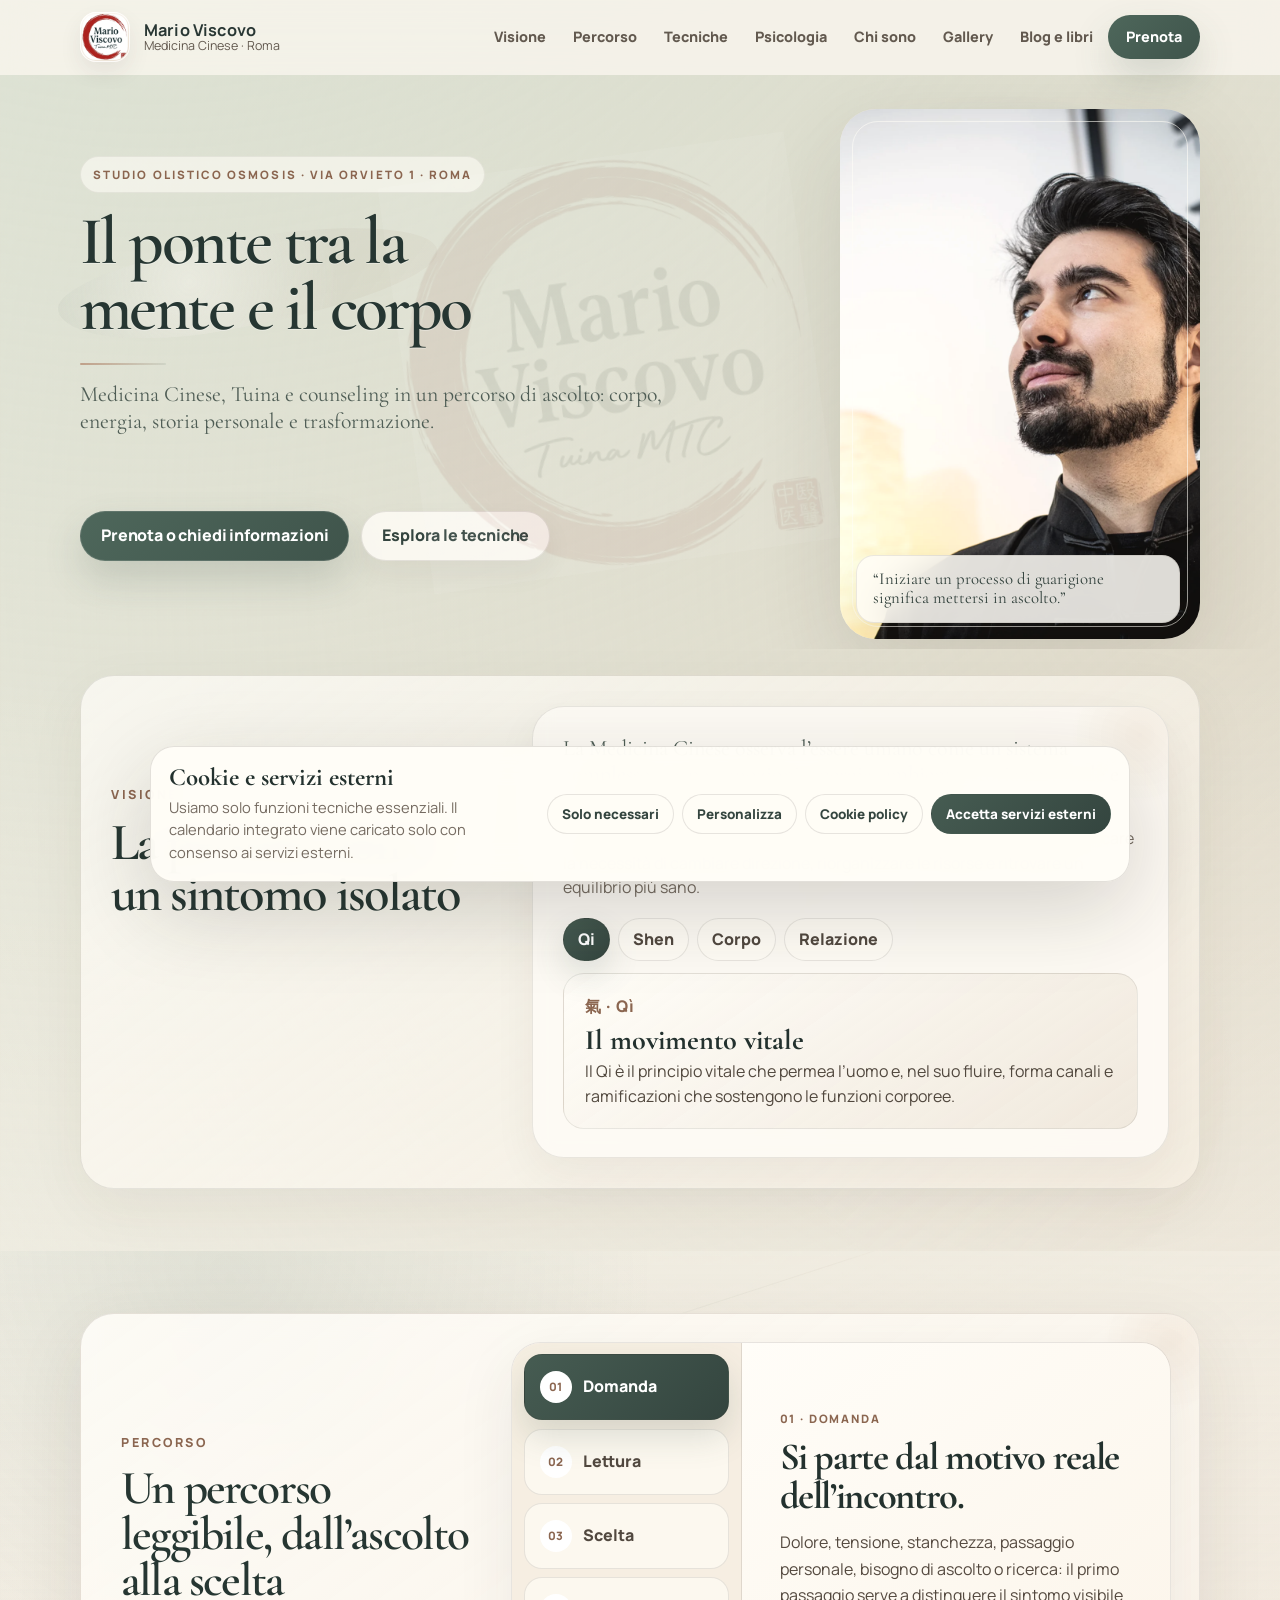
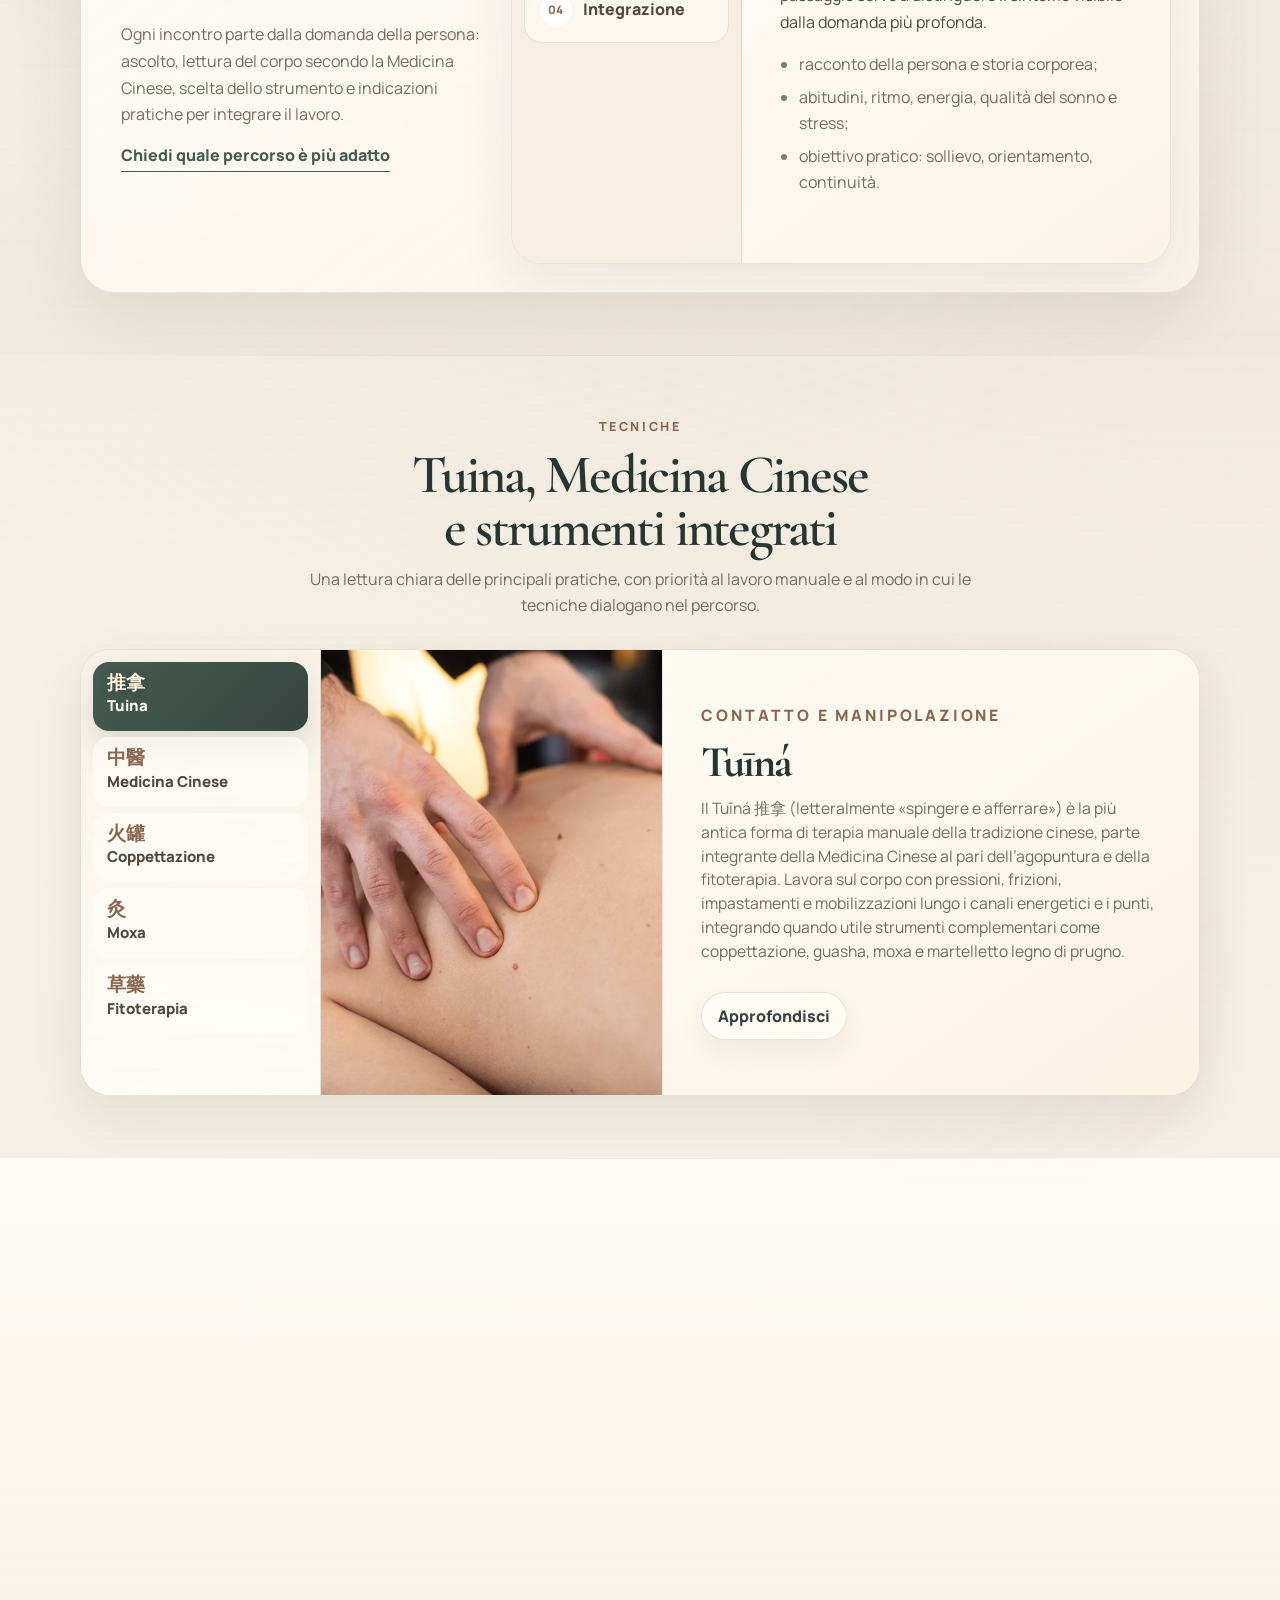
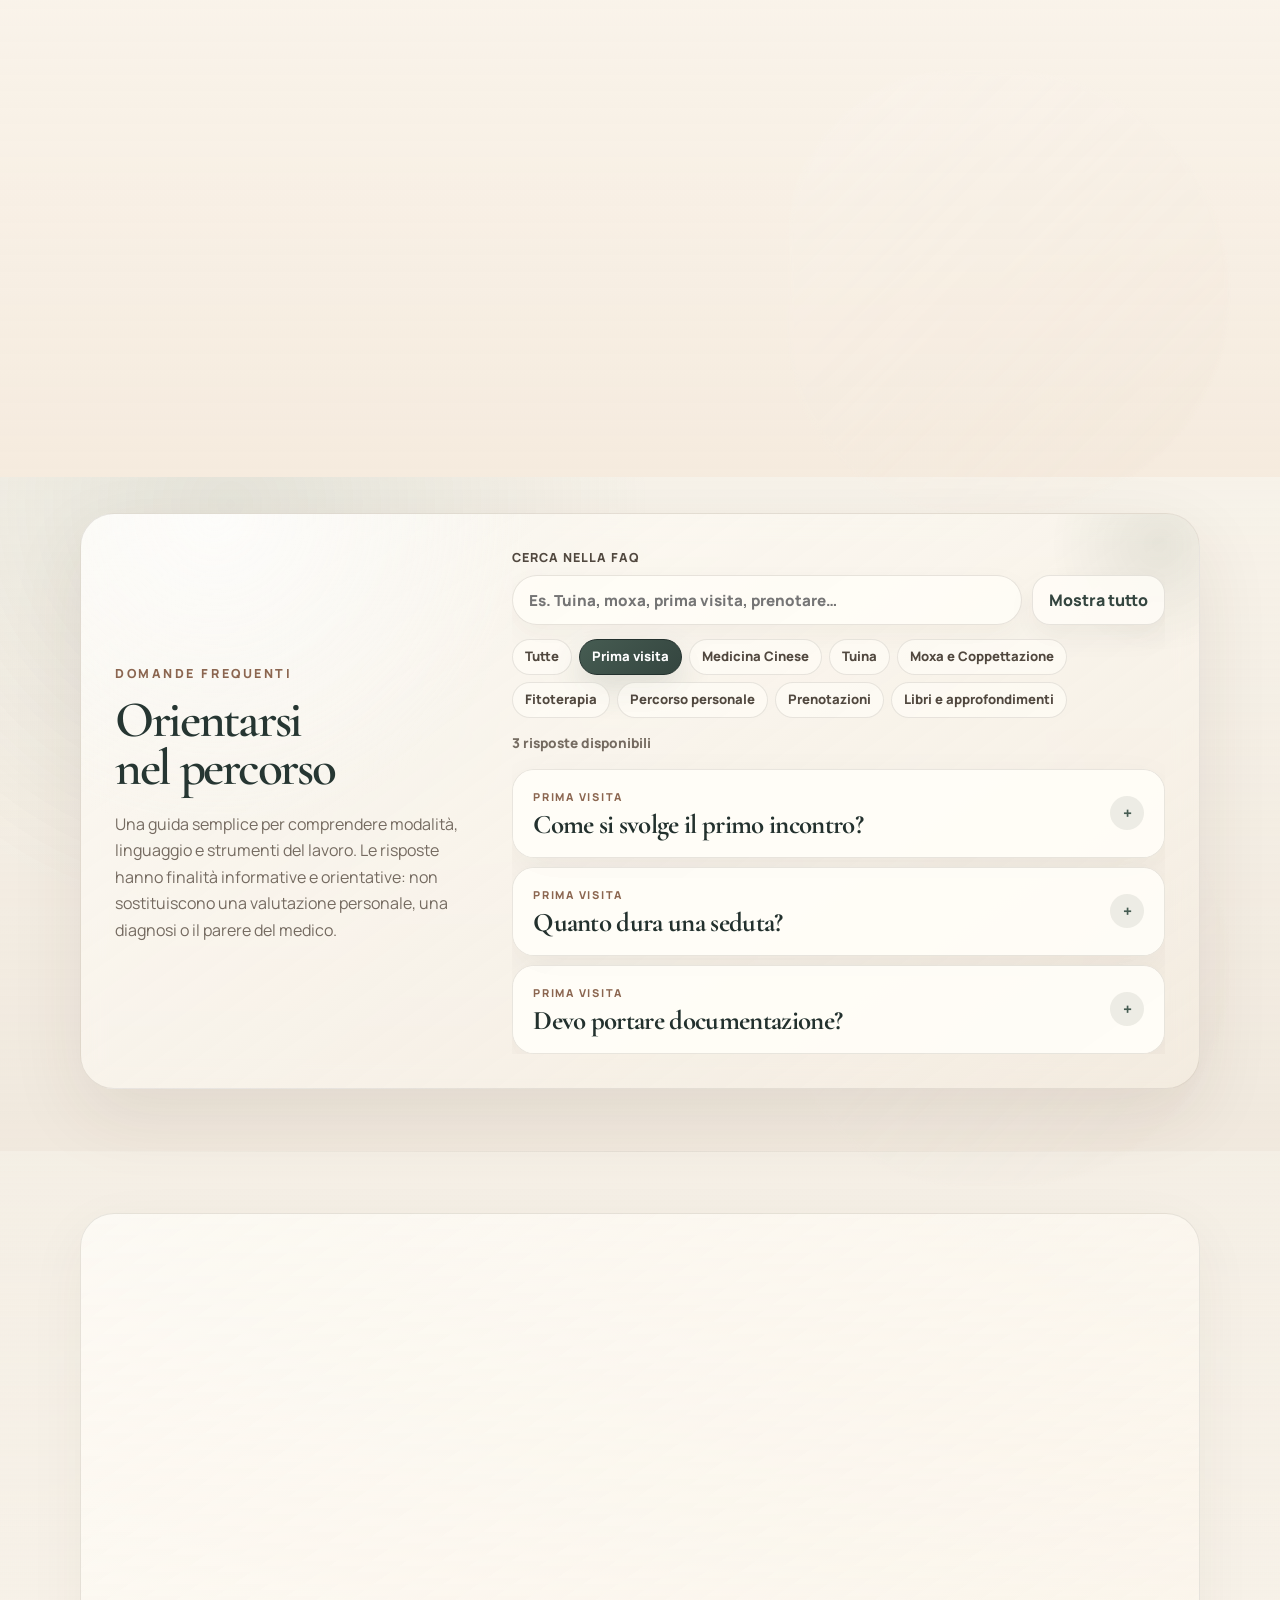
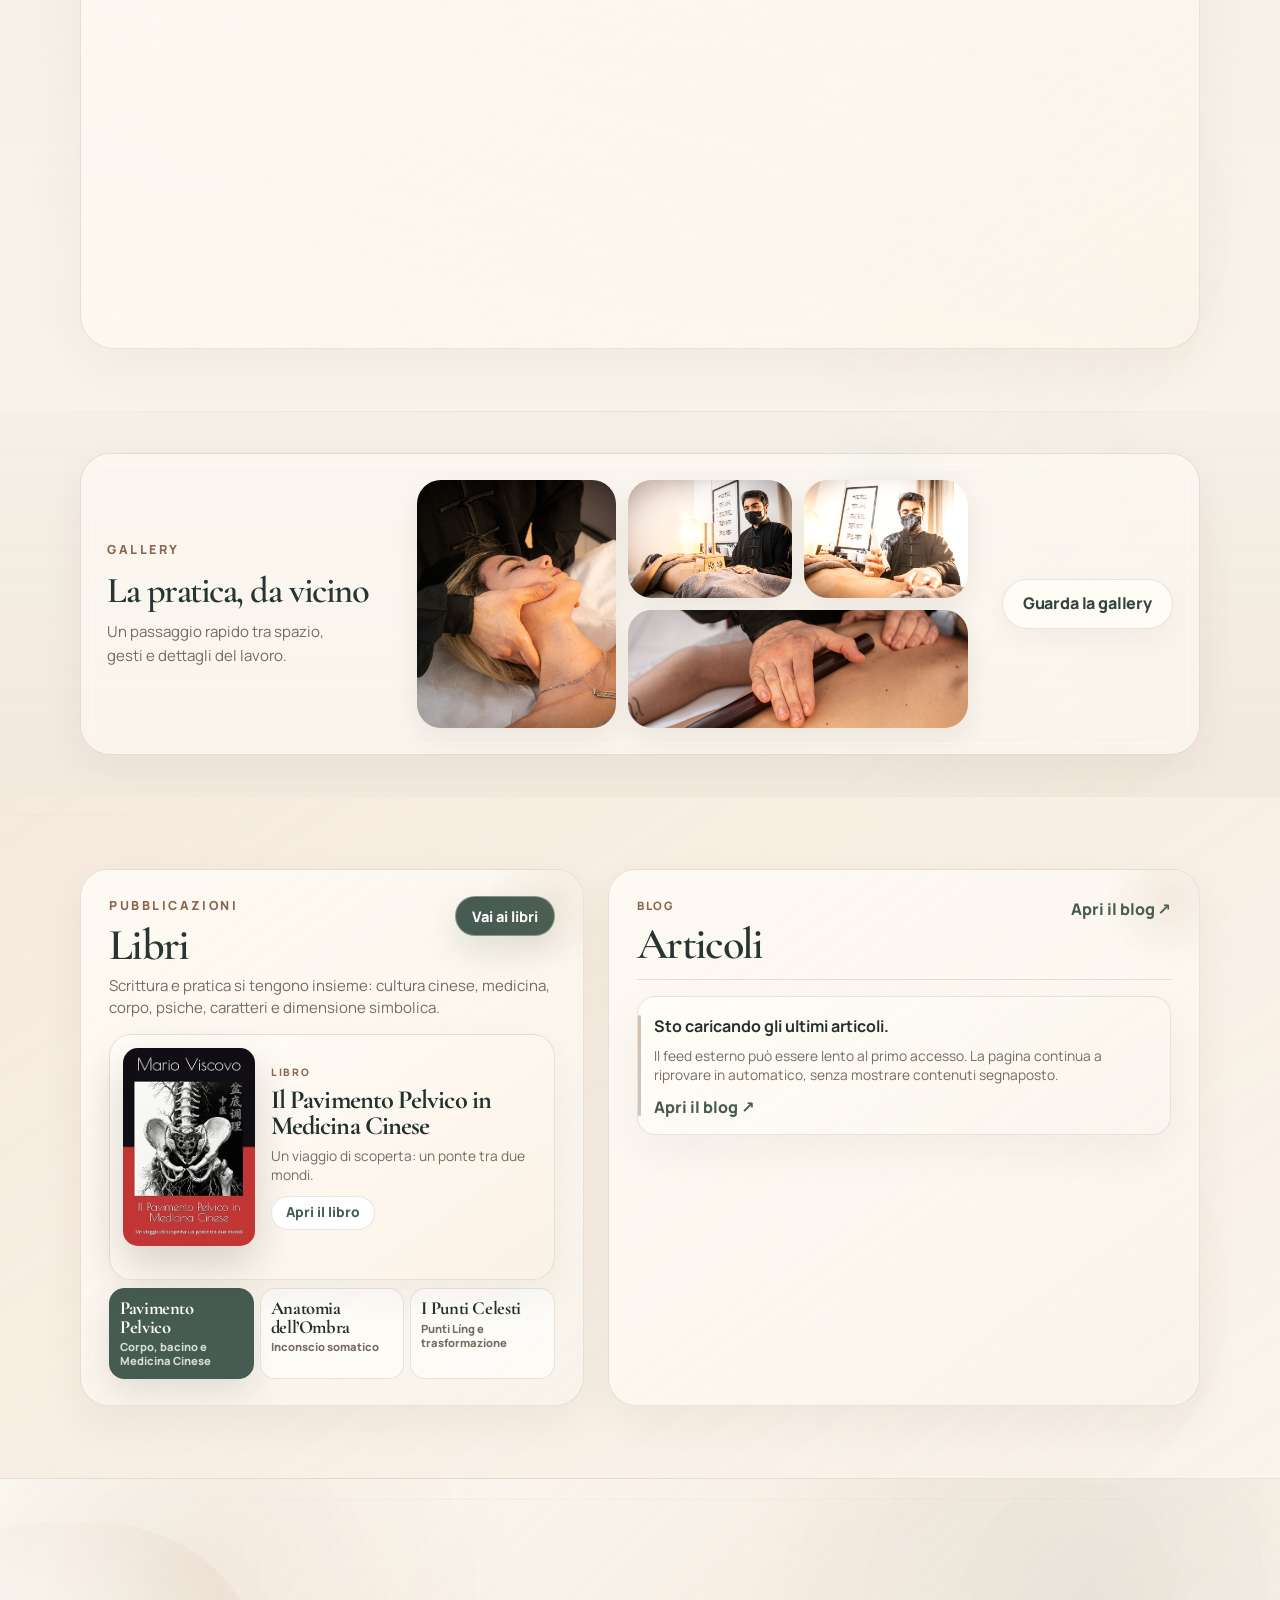
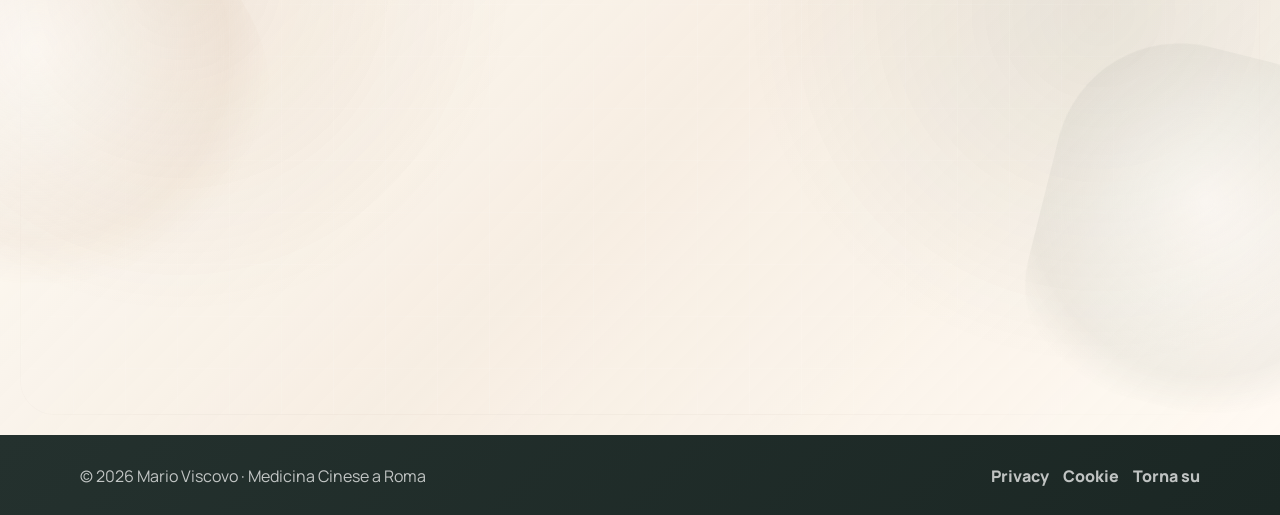
<file: index.html>
<!doctype html>
<html lang="it">
<head>
  <meta charset="utf-8">
  <meta name="viewport" content="width=device-width,initial-scale=1">
  <title>Mario Viscovo | Medicina Cinese, Tuina e percorsi olistici a Roma</title>
  <meta name="description" content="Mario Viscovo, operatore olistico a Roma. Medicina Cinese, Tuina, coppettazione, moxa, fitoterapia, counseling, incontri di gruppo, blog, libri e prenotazioni.">
  <meta name="theme-color" content="#fbf6ee">
  <meta property="og:title" content="Mario Viscovo | Medicina Cinese a Roma">
  <meta property="og:description" content="Il ponte tra mente e corpo: Tuina, Medicina Cinese, counseling e ricerca culturale.">
  <meta property="og:type" content="website">
  <link rel="canonical" href="https://www.marioviscovo.it/">
  <meta name="robots" content="index,follow,max-image-preview:large">
  <meta property="og:url" content="https://www.marioviscovo.it/">
  <meta property="og:image" content="https://www.marioviscovo.it/assets/photos/portrait-hero.webp">
  <meta property="og:locale" content="it_IT">
  <meta name="twitter:card" content="summary_large_image">
  <meta name="twitter:title" content="Mario Viscovo | Medicina Cinese, Tuina e percorsi olistici a Roma">
  <meta name="twitter:description" content="Tuina, Medicina Cinese e counseling a Roma in un percorso di ascolto tra corpo, energia e trasformazione.">
  <link rel="icon" href="assets/brand/favicon.png">
  <link rel="preconnect" href="https://fonts.googleapis.com">
  <link rel="preconnect" href="https://fonts.gstatic.com" crossorigin>
  <link href="https://fonts.googleapis.com/css2?family=Cormorant+Garamond:wght@500;600;700&family=Manrope:wght@400;500;600;700;800&display=swap" rel="stylesheet">
  <link rel="preload" as="image" href="assets/photos/portrait-hero.webp">
  <link rel="stylesheet" href="styles.css">
  <script type="application/ld+json">
  {
    "@context": "https://schema.org",
    "@type": ["LocalBusiness", "HealthAndBeautyBusiness"],
    "@id": "https://www.marioviscovo.it/#studio",
    "name": "Mario Viscovo",
    "url": "https://www.marioviscovo.it/",
    "image": "https://www.marioviscovo.it/assets/photos/portrait-hero.webp",
    "description": "Medicina Cinese, Tuina, counseling e percorsi olistici a Roma presso Studio Olistico Osmosis.",
    "telephone": "+393930028109",
    "address": {
      "@type": "PostalAddress",
      "streetAddress": "Via Orvieto 1",
      "addressLocality": "Roma",
      "addressCountry": "IT"
    },
    "areaServed": "Roma",
    "founder": {
      "@type": "Person",
      "name": "Mario Viscovo",
      "sameAs": [
        "https://www.instagram.com/marioviscovomtc/",
        "https://www.facebook.com/marioviscovo.mtc",
        "https://marioviscovomtc.substack.com"
      ]
    },
    "sameAs": [
      "https://www.instagram.com/marioviscovomtc/",
      "https://www.facebook.com/marioviscovo.mtc",
      "https://marioviscovomtc.substack.com",
      "https://www.google.com/maps/place/Mario+Viscovo/@41.8933747,12.4782593,12z/data=!4m6!3m5!1s0x132f6172174872e5:0xc4c1a8ea3c40064d!8m2!3d41.8863488!4d12.5175451!16s%2Fg%2F11q9s5jm7y?hl=it"
    ],
    "knowsAbout": ["Medicina Cinese", "Tuina", "Moxa", "Coppettazione", "Fitoterapia cinese", "Counseling"]
  }
  </script>
</head>
<body>
  <a class="skip" href="#main">Vai al contenuto</a>
  <div class="scrollbar" aria-hidden="true"></div>

  <header class="site-header" data-header>
    <div class="container header-grid">
      <a class="brand" href="#top" aria-label="Torna all'inizio">
        <span class="brand-mark"><img src="assets/brand/logo-mario-square.webp" alt="Logo Mario Viscovo Tuina MTC"></span>
        <span class="brand-text"><strong>Mario Viscovo</strong><em>Medicina Cinese · Roma</em></span>
      </a>
      <button class="nav-toggle" type="button" aria-label="Apri menu" aria-expanded="false" aria-controls="nav"><span></span><span></span></button>
      <nav class="nav" id="nav" aria-label="Navigazione principale">
        <a href="#visione">Visione</a>
        <a href="#percorso">Percorso</a>
        <a href="#tecniche">Tecniche</a>
        <a href="#psicologia">Psicologia</a>
        <a href="#chi-sono">Chi sono</a>
        <a href="gallery.html">Gallery</a>
        <a href="#blog">Blog e libri</a>
        <a class="nav-action" href="#contatti">Prenota</a>
      </nav>
    </div>
  </header>

  <main id="main">
    <section class="hero" id="top">
      <div class="container hero-grid">
        <div class="hero-copy hero-intro reveal">
          <p class="eyebrow">Studio Olistico Osmosis · Via Orvieto 1 · Roma</p>
          <h1>Il ponte tra la mente e il corpo</h1>
          <p class="hero-lead">Medicina Cinese, Tuina e counseling in un percorso di ascolto: corpo, energia, storia personale e trasformazione.</p>
        </div>
        <figure class="hero-portrait reveal delay">
          <picture>
            <source media="(max-width: 660px)" srcset="assets/photos/portrait-square.webp">
            <source media="(max-width: 1040px)" srcset="assets/photos/portrait-square.webp">
            <img src="assets/photos/portrait-hero.webp" alt="Mario Viscovo nel suo studio" width="1100" height="1350">
          </picture>
          <figcaption>“Iniziare un processo di guarigione significa mettersi in ascolto.”</figcaption>
        </figure>
        <div class="hero-actions reveal">
          <a class="btn btn-primary" href="#contatti">Prenota o chiedi informazioni</a>
          <a class="btn btn-soft" href="#tecniche">Esplora le tecniche</a>
        </div>
      </div>
    </section>


    <section class="section section-vision" id="visione">
      <div class="container vision-grid">
        <div class="vision-title reveal">
          <p class="eyebrow">Visione</p>
          <h2>La persona non è un sintomo isolato</h2>
        </div>
        <div class="vision-copy reveal delay">
          <p class="opening">La Medicina Cinese osserva l’essere umano come un sistema complesso: corpo, emozioni, energia, ambiente, storia personale e qualità della presenza dialogano continuamente.</p>
          <p>Il lavoro parte dall’ascolto. In una condizione di malessere, il corpo può indicare la necessità di cambiare direzione, riorganizzare le risorse e ritrovare un equilibrio più sano.</p>
          <div class="concept-row" role="list">
            <button class="concept is-active" type="button" data-concept="qi">Qi</button>
            <button class="concept" type="button" data-concept="shen">Shen</button>
            <button class="concept" type="button" data-concept="corpo">Corpo</button>
            <button class="concept" type="button" data-concept="relazione">Relazione</button>
          </div>
          <article class="concept-panel" data-concept-panel>
            <span>氣 · Qì</span>
            <h3>Il movimento vitale</h3>
            <p>Il Qi è il principio vitale che permea l’uomo e, nel suo fluire, forma canali e ramificazioni che sostengono le funzioni corporee.</p>
          </article>
        </div>
      </div>
    </section>

    <section class="section section-process" id="percorso">
      <div class="container process-flow reveal">
        <div class="process-intro">
          <p class="eyebrow">Percorso</p>
          <h2>Un percorso leggibile, dall’ascolto alla scelta</h2>
          <p>Ogni incontro parte dalla domanda della persona: ascolto, lettura del corpo secondo la Medicina Cinese, scelta dello strumento e indicazioni pratiche per integrare il lavoro.</p>
          <a class="text-link" href="#contatti">Chiedi quale percorso è più adatto</a>
        </div>
        <div class="path-tool" aria-label="Come funziona il percorso">
          <div class="path-menu" role="tablist" aria-label="Fasi del percorso">
            <button class="is-active" type="button" data-path="domanda"><span>01</span>Domanda</button>
            <button type="button" data-path="lettura"><span>02</span>Lettura</button>
            <button type="button" data-path="scelta"><span>03</span>Scelta</button>
            <button type="button" data-path="integrazione"><span>04</span>Integrazione</button>
          </div>
          <article class="path-panel" data-path-panel>
            <span>01 · Domanda</span>
            <h3>Si parte dal motivo reale dell’incontro.</h3>
            <p>Dolore, tensione, stanchezza, passaggio personale, bisogno di ascolto o ricerca: il primo passaggio serve a distinguere il sintomo visibile dalla domanda più profonda.</p>
            <ul>
              <li>racconto della persona e storia corporea;</li>
              <li>abitudini, ritmo, energia, qualità del sonno e stress;</li>
              <li>obiettivo pratico: sollievo, orientamento, continuità.</li>
            </ul>
          </article>
        </div>
      </div>
    </section>


    <section class="section" id="tecniche">
      <div class="container section-head reveal">
        <p class="eyebrow">Tecniche</p>
        <h2>Tuina, Medicina Cinese e strumenti integrati</h2>
        <p>Una lettura chiara delle principali pratiche, con priorità al lavoro manuale e al modo in cui le tecniche dialogano nel percorso.</p>
      </div>
      <div class="container technique-shell reveal delay" data-tech-shell>
        <div class="tech-tabs" role="tablist" aria-label="Tecniche">
          <button class="is-active" type="button" data-tech="tuina"><span>推拿</span>Tuina</button>
          <button type="button" data-tech="mtc"><span>中醫</span>Medicina Cinese</button>
          <button type="button" data-tech="coppettazione"><span>火罐</span>Coppettazione</button>
          <button type="button" data-tech="moxa"><span>灸</span>Moxa</button>
          <button type="button" data-tech="fitoterapia"><span>草藥</span>Fitoterapia</button>
        </div>
        <div class="tech-panels">
          <article class="tech-panel is-active" data-panel="tuina">
            <img src="assets/photos/trattamento-tuina.webp" alt="Trattamento Tuīná e lavoro manuale">
            <div>
              <p class="tag">Contatto e manipolazione</p><h3>Tuīná</h3>
              <p>Il Tuīná 推拿 (letteralmente «spingere e afferrare») è la più antica forma di terapia manuale della tradizione cinese, parte integrante della Medicina Cinese al pari dell’agopuntura e della fitoterapia. Lavora sul corpo con pressioni, frizioni, impastamenti e mobilizzazioni lungo i canali energetici e i punti, integrando quando utile strumenti complementari come coppettazione, guasha, moxa e martelletto legno di prugno.</p>
              <button class="inline-toggle" type="button" data-expand="tuina-detail">Approfondisci</button>
              <div class="inline-detail" id="tuina-detail">
                <p>Il fine del Tuīná 推拿 non è soltanto sciogliere una tensione locale, ma riarmonizzare l’insieme: muovere il Qì 气 e il Sangue dove ristagnano, scaldare dove c’è freddo, liberare dove c’è blocco, sostenere dove c’è vuoto. Ogni manovra ha una direzione e un’intenzione precise, scelte a partire dalla lettura energetica della persona e non da un protocollo fisso.</p>
                <p>La mano è lo strumento della relazione: ascolta prima di agire, riconosce la qualità dei tessuti, il ritmo del respiro, i punti che chiedono attenzione. Il lavoro può essere profondo e dinamico oppure lento e avvolgente, secondo la costituzione e il momento, agendo su mobilità articolare, tono muscolare, percezione corporea e qualità della presenza.</p>
                <p>Nella tradizione il Tuīná 推拿 ha una funzione di mantenimento e prevenzione, oltre che di accompagnamento nelle tensioni muscolo-scheletriche e in quelle legate a stress e stile di vita. Non sostituisce diagnosi o cure mediche: si inserisce in un percorso di ascolto e consapevolezza del corpo.</p>
              </div>
            </div>
          </article>
          <article class="tech-panel" data-panel="mtc">
            <img src="assets/photos/studio-wide.webp" alt="Studio e riferimenti alla Medicina Cinese">
            <div>
              <p class="tag">Tradizione e sistema</p><h3>Medicina Cinese</h3>
              <p>La Medicina Cinese è un sistema di pensiero e di pratica con oltre due millenni di storia, che affonda le radici nel Taoismo, nel Confucianesimo e nell’osservazione della natura e dei suoi cicli. Legge la persona come totalità (corpo, mente, emozioni, ambiente e tempo) e non come somma di sintomi separati.</p>
              <button class="inline-toggle" type="button" data-expand="mtc-detail">Approfondisci</button>
              <div class="inline-detail" id="mtc-detail">
                <p>Al centro c’è l’idea di equilibrio dinamico: Yīn 阴 e Yáng 阳, i Cinque Movimenti (Legno, Fuoco, Terra, Metallo, Acqua) e il flusso del Qì 气 descrivono come le funzioni dell’organismo si sostengono e si trasformano a vicenda. La salute è libera circolazione e reciproca regolazione; il disagio nasce quando questo movimento si altera, generando stasi, pieni, vuoti, freddo o calore.</p>
                <p>Lo sguardo del praticante parte sempre dalla persona concreta: la sua costituzione, la sua storia, il suo modo di stare al mondo. Gli strumenti (Tuīná 推拿, moxa, coppettazione, dietetica, fitoterapia, pratiche del respiro e del movimento) non curano una malattia in astratto, ma accompagnano un terreno a ritrovare ordine e risorse.</p>
                <p>La Medicina Cinese è presentata come approccio culturale, energetico e di accompagnamento al benessere: non sostituisce la diagnosi, la visita o le terapie del medico, ma può affiancarle offrendo una lettura più ampia del proprio stato.</p>
              </div>
            </div>
          </article>
          <article class="tech-panel" data-panel="coppettazione">
            <img src="assets/photos/cupping-wide.webp" alt="Coppettazione con coppe di vetro">
            <div>
              <p class="tag">Mobilizzazione dei tessuti</p><h3>Coppettazione</h3>
              <p>La coppettazione (拔罐 báguàn) è una tecnica complementare non invasiva che applica coppe di vetro, bambù o silicone sulla pelle, creando una leggera suzione. Il vuoto può essere generato con il calore o con una pompa, e le coppe possono restare ferme su un punto o scorrere sulla pelle lubrificata (coppettazione scorrevole).</p>
              <button class="inline-toggle" type="button" data-expand="cup-detail">Approfondisci</button>
              <div class="inline-detail" id="cup-detail">
                <p>Nella lettura cinese la suzione richiama in superficie il Qì 气 e il Sangue, favorendo la circolazione locale, il drenaggio dei liquidi e lo scioglimento dei ristagni, soprattutto nei quadri di umidità, freddo o stasi. A livello dei tessuti aiuta a rilassare la muscolatura contratta, ad ammorbidire le fasce e ad alleggerire la sensazione di pesantezza e rigidità.</p>
                <p>Sulla pelle può lasciare aloni temporanei, dal rosa al violaceo, che la tradizione interpreta come segno del tipo e dell’intensità del ristagno: non sono lividi da trauma e si riassorbono in pochi giorni. La tecnica è sempre inserita in una valutazione complessiva e scelta solo quando coerente con la condizione della persona, evitando aree e situazioni in cui non è indicata.</p>
              </div>
            </div>
          </article>
          <article class="tech-panel" data-panel="moxa">
            <img src="assets/photos/moxa-wide.webp" alt="Moxa e strumenti di moxibustione">
            <div>
              <p class="tag">Calore e artemisia</p><h3>Moxa</h3>
              <p>La moxibustione (灸 jiǔ) porta calore su punti e zone del corpo bruciando l’Artemisia (moxa), un’erba essiccata e lavorata. Il calore può essere diretto verso un punto preciso o diffuso su un’area più ampia, sempre in modo dolce e controllato.</p>
              <button class="inline-toggle" type="button" data-expand="moxa-detail">Approfondisci</button>
              <div class="inline-detail" id="moxa-detail">
                <p>La tradizione attribuisce all’Artemisia la capacità di scaldare i canali, sostenere e far circolare il Qì 气, disperdere freddo e umidità e sciogliere le stasi. Per questo la moxa è particolarmente indicata nei quadri di freddo, vuoto e stanchezza, dove il corpo ha bisogno di essere nutrito e «riacceso» più che stimolato.</p>
                <p>Può essere usata in forme diverse — sigari tenuti a distanza dalla pelle, coni, moxa su ago, oppure con l’interposizione di supporti come fettine di zenzero o aglio — scelte in base alla persona e all’obiettivo. È una tecnica di grande valore simbolico oltre che fisico: il calore è cura, presenza, attenzione. Viene proposta in modo prudente e mirato, non come gesto automatico, e con attenzione alle situazioni in cui il calore non è indicato.</p>
              </div>
            </div>
          </article>
          <article class="tech-panel" data-panel="fitoterapia">
            <img src="assets/photos/herbs-wide.webp" alt="Erbe e fitoterapia cinese">
            <div>
              <p class="tag">Sostanze naturali e dietetica</p><h3>Fitoterapia cinese</h3>
              <p>La fitoterapia cinese impiega sostanze naturali (soprattutto vegetali, ma anche minerali) classificate per natura (calda, fredda, neutra), sapore e canali di azione. Non lavora «sintomo per sintomo», ma compone formule articolate in cui ogni elemento ha un ruolo e dialoga con gli altri.</p>
              <button class="inline-toggle" type="button" data-expand="herbs-detail">Approfondisci</button>
              <div class="inline-detail" id="herbs-detail">
                <p>La forza di questa tradizione sta nella formulazione: le sostanze si combinano in preparati equilibrati (organizzati nei ruoli di imperatore, ministro, assistente e messaggero) costruiti sul quadro energetico della singola persona. Richiede quindi una lettura precisa del terreno individuale e coerenza con la costituzione, lo stile di vita e l’eventuale terapia in corso.</p>
                <p>Nel percorso la fitoterapia è presentata soprattutto come ambito di studio, cultura e accompagnamento alla Medicina Cinese, in stretto dialogo con la dietetica: ciò che si mangia, in questa visione, è già «rimedio» quotidiano. Le sostanze vanno valutate con attenzione e all’interno di un percorso appropriato, soprattutto in presenza di condizioni mediche, farmaci o terapie in corso, e non sostituiscono il parere del medico.</p>
              </div>
            </div>
          </article>
        </div>
      </div>
    </section>

    <section class="section section-psyche" id="psicologia">
      <div class="container section-head psyche-head reveal">
        <p class="eyebrow">Mente, relazione e parola</p>
        <h2>Psicologia, counseling e incontri di gruppo</h2>
        <p>Accanto al lavoro corporeo, dove corpo ed emozioni non si separano mai, c'è uno spazio dedicato alla psicologia della salute: un percorso di ascolto e di parola, individuale e di gruppo, orientato al benessere, alle risorse e ai passaggi della vita. Qui non si tratta il sintomo, ma si accompagna la persona nel dare un nome e un senso a ciò che si muove dentro, sostenendo equilibrio e consapevolezza.</p>
      </div>

      <div class="container psyche-shell psyche-shell-reversed reveal delay" aria-label="Psicologia, counseling e incontri di gruppo">
        <input class="psyche-radio" type="radio" name="psyche-focus" id="psyche-tab-psicologia" checked>
        <input class="psyche-radio" type="radio" name="psyche-focus" id="psyche-tab-counseling">
        <input class="psyche-radio" type="radio" name="psyche-focus" id="psyche-tab-gruppi">

        <div class="psyche-panels">
          <article class="psyche-stage psyche-stage-psicologia">
            <div class="psyche-stage-copy">
              <p class="tag">Corpo, emozioni e psiche</p>
              <h3>Psicologia</h3>
              <p>La psicologia della salute si occupa del benessere della persona nella sua interezza, là dove corpo, emozioni e vissuti non procedono mai separati. Le emozioni — rabbia, gioia, preoccupazione, tristezza, paura — non sono «problemi» da eliminare, ma esperienze da riconoscere, comprendere e integrare nei passaggi della vita. È uno spazio di ascolto orientato alle risorse, all'equilibrio e alla consapevolezza, più che al sintomo.</p>
              <button class="inline-toggle" type="button" data-expand="psyche-psicologia-detail">Approfondisci</button>
              <div class="inline-detail" id="psyche-psicologia-detail">
                <p>In questa cornice il lavoro psicologico accompagna la persona a dare un nome a ciò che si muove dentro: a leggere il legame tra stati emotivi, abitudini e qualità della vita quotidiana, e a ritrovare un rapporto più consapevole con sé. L'attenzione alla dimensione simbolica e a ciò che il corpo esprime — tema che attraversa anche i suoi libri — offre una chiave di lettura ulteriore, in cui ciò che si prova diventa anche linguaggio da ascoltare.</p>
                <p>Si tratta di un servizio psicologico distinto dalla pratica tuina e dagli altri percorsi corporei. Non sostituisce, ove necessario, un trattamento psicoterapeutico o medico specialistico: in presenza di quadri che lo richiedano, resta opportuno il riferimento alle figure cliniche competenti.</p>
              </div>
            </div>
            <figure class="psyche-photo">
              <img src="assets/photos/psyche-psicologia.webp" alt="Dettaglio di una figura scolpita, simbolo di ascolto interiore" loading="lazy" width="960" height="1200">
            </figure>
          </article>

          <article class="psyche-stage psyche-stage-counseling">
            <div class="psyche-stage-copy">
              <p class="tag">Ascolto e relazione d’aiuto</p>
              <h3>Counseling</h3>
              <p>Il counseling è uno spazio di ascolto strutturato: un dialogo che aiuta la persona a mettere a fuoco una domanda, un passaggio o una difficoltà, facendo leva sulle proprie risorse. Non interpreta e non cura: orienta, sostiene e accompagna, restituendo chiarezza e direzione.</p>
              <button class="inline-toggle" type="button" data-expand="psyche-counseling-detail">Approfondisci</button>
              <div class="inline-detail" id="psyche-counseling-detail">
                <p>A differenza di un trattamento manuale, qui lo strumento è la parola e la qualità della relazione. L’incontro parte da ciò che la persona porta — una scelta da prendere, un momento di transizione, una fatica che pesa, un bisogno di essere ascoltati — e procede per domande, rispecchiamenti e messa a fuoco, senza giudizio e nel rispetto dei tempi di ciascuno.</p>
                <p>Il counseling lavora sul presente e sulle risorse, non sull’analisi del passato o sulla diagnosi: si rivolge a persone che attraversano un momento di difficoltà o di cambiamento e non sostituisce in alcun modo la psicoterapia o il percorso con uno psicologo. Quando emergono situazioni che richiedono una presa in carico clinica, parte del lavoro è orientare verso il professionista più adatto.</p>
                <p>Spesso il counseling si integra con il lavoro corporeo: la parola dà senso a ciò che il corpo già racconta, e il corpo dà concretezza a ciò che la parola mette a fuoco.</p>
              </div>
            </div>
            <figure class="psyche-photo">
              <img src="assets/photos/psyche-counseling.webp" alt="Incontro di counseling con appunti e ascolto" loading="lazy" width="960" height="1200">
            </figure>
          </article>

          <article class="psyche-stage psyche-stage-gruppi">
            <div class="psyche-stage-copy">
              <p class="tag">Pratica condivisa</p>
              <h3>Incontri di gruppo</h3>
              <p>Alcuni percorsi prendono forma nel gruppo: incontri tematici dedicati alla Medicina Cinese, al corpo, al respiro e alla dimensione simbolica, in cui l’esperienza personale si arricchisce del confronto e della presenza degli altri.</p>
              <button class="inline-toggle" type="button" data-expand="psyche-gruppi-detail">Approfondisci</button>
              <div class="inline-detail" id="psyche-gruppi-detail">
                <p>Il gruppo è un campo di lavoro a sé: ciò che da soli fatica a emergere, in un contesto condiviso e protetto trova parola e riconoscimento. Gli incontri possono unire momenti di pratica corporea ed energetica, esercizi di consapevolezza e respiro, e spazi di dialogo attorno a un tema, in un ritmo che alterna esperienza e riflessione.</p>
                <p>Sono pensati sia per chi già segue un percorso individuale e vuole approfondirlo, sia per chi desidera avvicinarsi alla Medicina Cinese e alla cultura che la attraversa in modo semplice e diretto. Formati, temi e calendario variano nel tempo: per conoscere le proposte attive è possibile contattare direttamente lo studio.</p>
              </div>
            </div>
            <figure class="psyche-photo">
              <img src="assets/photos/psyche-gruppi.webp" alt="Incontro di gruppo in cerchio con dialogo guidato" loading="lazy" width="960" height="1200">
            </figure>
          </article>
        </div>

        <div class="psyche-tabs" role="group" aria-label="Seleziona un percorso">
          <label class="psyche-tab psyche-tab-psicologia" for="psyche-tab-psicologia"><strong>Psicologia</strong><em>Corpo, emozioni e psiche</em></label>
          <label class="psyche-tab psyche-tab-counseling" for="psyche-tab-counseling"><strong>Counseling</strong><em>Ascolto e relazione d’aiuto</em></label>
          <label class="psyche-tab psyche-tab-gruppi" for="psyche-tab-gruppi"><strong>Incontri di gruppo</strong><em>Pratica condivisa</em></label>
        </div>
      </div>
    </section>

    <section class="section section-curiosity section-faq" id="faq" data-faq-section>
      <div class="container faq-shell reveal">
        <div class="faq-intro">
          <p class="eyebrow">Domande frequenti</p>
          <h2>Orientarsi nel percorso</h2>
          <p>Una guida semplice per comprendere modalità, linguaggio e strumenti del lavoro. Le risposte hanno finalità informative e orientative: non sostituiscono una valutazione personale, una diagnosi o il parere del medico.</p>
        </div>

        <div class="faq-workspace">
          <div class="faq-toolbar" role="search">
            <label class="faq-search" for="faq-search">
              <span>Cerca nella FAQ</span>
              <input id="faq-search" type="search" placeholder="Es. Tuina, moxa, prima visita, prenotare…" autocomplete="off" data-faq-search>
            </label>
            <button class="faq-reset" type="button" data-faq-reset>Mostra tutto</button>
          </div>

          <div class="faq-filters" aria-label="Categorie FAQ">
            <button type="button" data-faq-filter="all">Tutte</button>
            <button class="is-active" type="button" data-faq-filter="prima-visita">Prima visita</button>
            <button type="button" data-faq-filter="medicina-cinese">Medicina Cinese</button>
            <button type="button" data-faq-filter="tuina">Tuina</button>
            <button type="button" data-faq-filter="moxa-coppettazione">Moxa e Coppettazione</button>
            <button type="button" data-faq-filter="fitoterapia">Fitoterapia</button>
            <button type="button" data-faq-filter="percorso-personale">Percorso personale</button>
            <button type="button" data-faq-filter="prenotazioni">Prenotazioni</button>
            <button type="button" data-faq-filter="libri-approfondimenti">Libri e approfondimenti</button>
          </div>

          <div class="faq-counter" data-faq-counter>3 risposte disponibili</div>

          <div class="faq-list" data-faq-list>
            <article class="faq-item" data-faq-item data-category="prima-visita" data-keywords="primo incontro prima visita ascolto informazioni percorso orientamento individuale">
              <button class="faq-question" type="button" aria-expanded="false">
                <span>Prima visita</span>
                <strong>Come si svolge il primo incontro?</strong>
              </button>
              <div class="faq-answer">
                <p>Il primo incontro è dedicato all’ascolto, alla raccolta delle informazioni utili e alla comprensione del percorso più adatto. Non è una risposta standard uguale per tutti, ma un momento di orientamento individuale.</p>
                <div class="faq-answer-cta"><a href="#contatti">Prenota un primo confronto</a></div>
              </div>
            </article>

            <article class="faq-item" data-faq-item data-category="prima-visita prenotazioni" data-keywords="durata seduta tempi disponibilità appuntamento prenotazione online studio">
              <button class="faq-question" type="button" aria-expanded="false">
                <span>Prima visita</span>
                <strong>Quanto dura una seduta?</strong>
              </button>
              <div class="faq-answer">
                <p>La durata può variare in base al tipo di percorso e alle necessità della persona. Per informazioni pratiche e disponibilità è possibile usare la prenotazione online o contattare direttamente lo studio.</p>
                <div class="faq-answer-cta"><a href="#contatti">Vai al calendario</a></div>
              </div>
            </article>

            <article class="faq-item" data-faq-item data-category="prima-visita" data-keywords="documentazione referti informazioni pregresse primo incontro valutazione individuale">
              <button class="faq-question" type="button" aria-expanded="false">
                <span>Prima visita</span>
                <strong>Devo portare documentazione?</strong>
              </button>
              <div class="faq-answer">
                <p>Se si dispone di documentazione utile, referti o informazioni pregresse, può essere utile portarli al primo incontro. La valutazione resta comunque individuale e contestuale.</p>
              </div>
            </article>

            <article class="faq-item" data-faq-item data-category="medicina-cinese" data-keywords="medicina tradizionale cinese mtc equilibrio energia vitale disagio approccio culturale professionale">
              <button class="faq-question" type="button" aria-expanded="false">
                <span>Medicina Cinese</span>
                <strong>Che cos’è la Medicina Tradizionale Cinese?</strong>
              </button>
              <div class="faq-answer">
                <p>È un sistema di osservazione della persona che considera equilibrio, relazione tra funzioni, energia vitale, contesto e manifestazioni del disagio. Nel sito viene presentata come approccio culturale e professionale, non come promessa terapeutica.</p>
                <div class="faq-answer-cta"><a href="#tecniche">Esplora le tecniche</a><a href="https://marioviscovomtc.substack.com" target="_blank" rel="noopener">Leggi il blog</a></div>
              </div>
            </article>

            <article class="faq-item" data-faq-item data-category="medicina-cinese" data-keywords="qi energia soffio vitale corpo funzioni movimento medicina cinese">
              <button class="faq-question" type="button" aria-expanded="false">
                <span>Medicina Cinese</span>
                <strong>Che cosa significa Qi?</strong>
              </button>
              <div class="faq-answer">
                <p>Nel linguaggio della Medicina Cinese il Qi è un concetto centrale, spesso tradotto come energia o soffio vitale. Può essere inteso come una chiave interpretativa della relazione tra corpo, funzioni e movimento.</p>
              </div>
            </article>

            <article class="faq-item" data-faq-item data-category="tuina" data-keywords="tuina pratica manuale pressioni mobilizzazioni tecniche medicina tradizionale cinese">
              <button class="faq-question" type="button" aria-expanded="false">
                <span>Tuina</span>
                <strong>Che cos’è il Tuina?</strong>
              </button>
              <div class="faq-answer">
                <p>Il Tuina è una pratica manuale della tradizione cinese che utilizza pressioni, mobilizzazioni e tecniche specifiche secondo i principi della Medicina Tradizionale Cinese. La risposta al trattamento resta sempre legata alla persona e al contesto del percorso.</p>
                <div class="faq-answer-cta"><a href="#contatti">Prenota Tuina</a></div>
              </div>
            </article>

            <article class="faq-item" data-faq-item data-category="moxa-coppettazione" data-keywords="moxa artemisia calore localizzato medicina cinese tecnica tradizionale">
              <button class="faq-question" type="button" aria-expanded="false">
                <span>Moxa e Coppettazione</span>
                <strong>Che cos’è la moxa?</strong>
              </button>
              <div class="faq-answer">
                <p>La moxa è una tecnica tradizionale che utilizza calore localizzato secondo i principi della Medicina Cinese. Nel percorso viene considerata in modo prudente, evitando indicazioni automatiche o promesse di risultato.</p>
              </div>
            </article>

            <article class="faq-item" data-faq-item data-category="moxa-coppettazione" data-keywords="coppettazione coppette pelle zone logica energetica funzionale tecnica tradizionale">
              <button class="faq-question" type="button" aria-expanded="false">
                <span>Moxa e Coppettazione</span>
                <strong>Che cos’è la coppettazione?</strong>
              </button>
              <div class="faq-answer">
                <p>La coppettazione è una tecnica tradizionale che utilizza coppette applicate sulla pelle per stimolare determinate zone secondo una logica energetica e funzionale. La scelta della tecnica dipende dalla valutazione complessiva della persona.</p>
              </div>
            </article>

            <article class="faq-item" data-faq-item data-category="fitoterapia" data-keywords="fitoterapia cinese formulazioni principi tradizionali terapie condizioni mediche attenzione percorso">
              <button class="faq-question" type="button" aria-expanded="false">
                <span>Fitoterapia</span>
                <strong>Che ruolo ha la fitoterapia cinese?</strong>
              </button>
              <div class="faq-answer">
                <p>La fitoterapia cinese si basa sull’uso di formulazioni e principi tradizionali. Deve essere valutata con attenzione e all’interno di un percorso appropriato, soprattutto in presenza di condizioni mediche, farmaci o terapie in corso.</p>
              </div>
            </article>

            <article class="faq-item" data-faq-item data-category="percorso-personale" data-keywords="visita medica diagnosi trattamento sanitario medico sito divulgativo orientativo sostituisce">
              <button class="faq-question" type="button" aria-expanded="false">
                <span>Percorso personale</span>
                <strong>Il percorso sostituisce una visita medica?</strong>
              </button>
              <div class="faq-answer">
                <p>No. Le informazioni del sito hanno finalità divulgative e orientative. Non sostituiscono diagnosi, visita medica, trattamento sanitario o parere del medico.</p>
              </div>
            </article>

            <article class="faq-item" data-faq-item data-category="percorso-personale" data-keywords="sintomi specifici consiglio sito valutare situazione personale medico incontro">
              <button class="faq-question" type="button" aria-expanded="false">
                <span>Percorso personale</span>
                <strong>Posso chiedere consigli su sintomi specifici tramite il sito?</strong>
              </button>
              <div class="faq-answer">
                <p>Il sito può aiutare a orientarsi sui servizi e sugli approcci, ma non è pensato per valutare sintomi individuali. Per situazioni personali è opportuno prenotare un incontro o rivolgersi al proprio medico.</p>
                <div class="faq-answer-cta"><a href="#contatti">Contatta lo studio</a></div>
              </div>
            </article>

            <article class="faq-item" data-faq-item data-category="prenotazioni" data-keywords="prenotare calendario online contatti whatsapp telefono studio appuntamento disponibilità">
              <button class="faq-question" type="button" aria-expanded="false">
                <span>Prenotazioni</span>
                <strong>Come posso prenotare?</strong>
              </button>
              <div class="faq-answer">
                <p>È possibile usare il calendario online integrato nel sito, oppure contattare direttamente lo studio tramite i canali presenti nella sezione contatti.</p>
                <div class="faq-answer-cta"><a href="#contatti">Apri prenotazioni e contatti</a><a href="https://wa.me/393930028109?text=Ciao%20Mario%2C%20ti%20scrivo%20dal%20sito%20per%20avere%20informazioni." target="_blank" rel="noopener">WhatsApp</a></div>
              </div>
            </article>

            <article class="faq-item" data-faq-item data-category="libri-approfondimenti" data-keywords="approfondimenti articoli riflessioni blog leggere">
              <button class="faq-question" type="button" aria-expanded="false">
                <span>Libri e approfondimenti</span>
                <strong>Dove posso leggere gli approfondimenti?</strong>
              </button>
              <div class="faq-answer">
                <p>Gli articoli e le riflessioni più estese sono disponibili nel blog collegato dal sito. La FAQ rimanda alla sezione Blog e libri per seguire gli aggiornamenti e leggere i contenuti pubblicati.</p>
                <div class="faq-answer-cta"><a href="#blog">Vai a Blog e libri</a><a href="https://marioviscovomtc.substack.com" target="_blank" rel="noopener">Apri il blog</a></div>
              </div>
            </article>

            <article class="faq-item" data-faq-item data-category="libri-approfondimenti" data-keywords="libri sezione dedicata schede esterne amazon pavimento pelvico anatomia ombra punti celesti">
              <button class="faq-question" type="button" aria-expanded="false">
                <span>Libri e approfondimenti</span>
                <strong>Dove trovo i libri?</strong>
              </button>
              <div class="faq-answer">
                <p>I libri sono raccolti nella sezione dedicata del sito, con link alle relative schede esterne.</p>
                <div class="faq-answer-cta"><a href="#blog">Vai alla sezione libri</a></div>
              </div>
            </article>

            <article class="faq-item" data-faq-item data-category="percorso-personale libri-approfondimenti" data-keywords="differenza articolo percorso individuale lettura confronto relazione valutazione diretta">
              <button class="faq-question" type="button" aria-expanded="false">
                <span>Percorso personale</span>
                <strong>Che differenza c’è tra leggere un articolo e iniziare un percorso?</strong>
              </button>
              <div class="faq-answer">
                <p>Gli articoli aiutano a comprendere concetti, linguaggio e prospettiva. Un percorso individuale richiede invece ascolto, valutazione e relazione diretta.</p>
              </div>
            </article>

            <article class="faq-item" data-faq-item data-category="prenotazioni percorso-personale" data-keywords="non trovo risposta domanda cercare contattare prenotare incontro studio personale">
              <button class="faq-question" type="button" aria-expanded="false">
                <span>Prenotazioni</span>
                <strong>Cosa succede se non trovo la risposta che cerco?</strong>
              </button>
              <div class="faq-answer">
                <p>È possibile prenotare un incontro o contattare lo studio. La FAQ è uno strumento orientativo e non sostituisce un confronto personale.</p>
                <div class="faq-answer-cta"><a href="#contatti">Prenota o scrivi</a><a href="https://wa.me/393930028109?text=Ciao%20Mario%2C%20ti%20scrivo%20dal%20sito%20per%20avere%20informazioni." target="_blank" rel="noopener">WhatsApp</a></div>
              </div>
            </article>
          </div>

          <button class="faq-load-more" type="button" data-faq-more hidden>Mostra altre risposte</button>

          <div class="faq-empty" data-faq-empty hidden>
            <strong>Nessuna risposta trovata.</strong>
            <p>Prova con una parola più semplice, scegli una categoria diversa oppure contatta direttamente lo studio.</p>
            <a href="#contatti">Vai ai contatti</a>
          </div>
        </div>
      </div>
    </section>

    <section class="section section-about" id="chi-sono">
      <div class="container about-grid">
        <figure class="about-photo reveal"><img src="assets/photos/studio-card.webp" alt="Mario Viscovo nello studio Osmosis"></figure>
        <div class="about-copy reveal delay">
          <p class="eyebrow">Chi sono</p>
          <h2>Mario Viscovo</h2>
          <p>Operatore olistico e Dottore in Scienze e Tecniche Psicologiche, da circa vent’anni si dedica alla cura del corpo, dello spirito e della mente attraverso la medicina cinese.</p>
          <p>È iscritto all’APOS, Associazione Professionale Operatori Shiatsu, ed è istruttore di corsi di specializzazione legati alla cultura medica cinese. Ha conseguito il diploma di Tuina e Medicina Cinese, fitoterapia, dietetica e tecniche complementari presso l’Istituto Superiore Villa Giada di Roma.</p>
          <p>I viaggi e le esperienze in Cina hanno affinato le tecniche manuali e lo hanno avvicinato alla dimensione energetica e simbolica del lavoro, incontrando anche Pranic Healing, Reiki e pranoterapia.</p>
          <div class="credentials-list credentials-links" aria-label="Riferimenti professionali">
            <a href="https://chinalink.it/" target="_blank" rel="noopener"><span>Formazione</span><strong>Villa Giada Roma · Tuina, MTC, fitoterapia, dietetica e tecniche complementari</strong></a>
            <a href="https://www.shiatsuapos.com/" target="_blank" rel="noopener"><span>Associazione</span><strong>APOS · Associazione Professionale Operatori Shiatsu</strong></a>
            <a href="#psicologia"><span>Titolo accademico</span><strong>Dottore in Scienze e Tecniche Psicologiche</strong></a>
            <a href="#tecniche"><span>Ambiti</span><strong>Medicina Cinese, Tuina, counseling, corpo, emozioni e simbolo</strong></a>
          </div>
        </div>
      </div>
    </section>

    <section class="section section-gallery-teaser" data-gallery-preview-section hidden>
      <div class="container gallery-teaser-card reveal">
        <div class="gallery-teaser-copy">
          <p class="eyebrow">Gallery</p>
          <h2>La pratica, da vicino</h2>
          <p>Un passaggio rapido tra spazio, gesti e dettagli del lavoro.</p>
        </div>
        <div class="gallery-preview-rail" data-gallery-preview aria-label="Anteprima gallery"></div>
        <a class="btn btn-soft gallery-teaser-link" href="gallery.html">Guarda la gallery</a>
      </div>
    </section>

    <section class="section section-writings" id="blog">
      <div class="container writings-grid">
        <div class="writings-intro writings-books reveal">
          <div class="writings-title-row">
            <div>
              <p class="eyebrow">Pubblicazioni</p>
              <h2>Libri</h2>
            </div>
            <a class="author-amazon-link author-amazon-link-top" href="https://www.amazon.it/Mario-Viscovo/e/B0GWLRMT2Y/ref=dp_byline_cont_ebooks_1" target="_blank" rel="noopener">Vai ai libri</a>
          </div>
          <p>Scrittura e pratica si tengono insieme: cultura cinese, medicina, corpo, psiche, caratteri e dimensione simbolica.</p>

          <div class="book-selector" aria-label="Libri di Mario Viscovo">
            <input class="book-radio" type="radio" name="book-focus" id="book-pelvico" checked>
            <input class="book-radio" type="radio" name="book-focus" id="book-ombra">
            <input class="book-radio" type="radio" name="book-focus" id="book-celesti">

            <div class="book-selected">
              <article class="book-feature book-feature-pelvico">
                <a class="book-feature-cover" href="https://amzn.eu/d/05yU8fGR" target="_blank" rel="noopener" aria-label="Apri Il Pavimento Pelvico in Medicina Cinese su Amazon">
                  <img src="assets/books/book-pavimento-pelvico.webp" alt="Copertina Il Pavimento Pelvico in Medicina Cinese" loading="lazy">
                </a>
                <div class="book-feature-copy">
                  <em>Libro</em>
                  <h3>Il Pavimento Pelvico in Medicina Cinese</h3>
                  <p>Un viaggio di scoperta: un ponte tra due mondi.</p>
                  <a href="https://amzn.eu/d/05yU8fGR" target="_blank" rel="noopener">Apri il libro</a>
                </div>
              </article>

              <article class="book-feature book-feature-ombra">
                <a class="book-feature-cover" href="https://amzn.eu/d/0fVimiMb" target="_blank" rel="noopener" aria-label="Apri Anatomia dell’Ombra su Amazon">
                  <img src="assets/books/book-anatomia-ombra.webp" alt="Copertina Anatomia dell’Ombra" loading="lazy">
                </a>
                <div class="book-feature-copy">
                  <em>Libro</em>
                  <h3>Anatomia dell’Ombra</h3>
                  <p>I Tredici Sigilli di Sūn Sīmiǎo, Tuina, Psicologia del Profondo e clinica dell’inconscio somatico.</p>
                  <a href="https://amzn.eu/d/0fVimiMb" target="_blank" rel="noopener">Apri il libro</a>
                </div>
              </article>

              <article class="book-feature book-feature-celesti">
                <a class="book-feature-cover" href="https://amzn.eu/d/0cqQUTzb" target="_blank" rel="noopener" aria-label="Apri I Punti Celesti su Amazon">
                  <img src="assets/books/book-punti-celesti.webp" alt="Copertina I Punti Celesti" loading="lazy">
                </a>
                <div class="book-feature-copy">
                  <em>Libro</em>
                  <h3>I Punti Celesti</h3>
                  <p>Punti Líng, Finestre del Cielo e Porte della Terra: ventisette punti per la trasformazione.</p>
                  <a href="https://amzn.eu/d/0cqQUTzb" target="_blank" rel="noopener">Apri il libro</a>
                </div>
              </article>
            </div>

            <div class="book-choices" role="group" aria-label="Seleziona un libro">
              <label class="book-choice book-choice-pelvico" for="book-pelvico"><strong>Pavimento Pelvico</strong><span>Corpo, bacino e Medicina Cinese</span></label>
              <label class="book-choice book-choice-ombra" for="book-ombra"><strong>Anatomia dell’Ombra</strong><span>Inconscio somatico</span></label>
              <label class="book-choice book-choice-celesti" for="book-celesti"><strong>I Punti Celesti</strong><span>Punti Líng e trasformazione</span></label>
            </div>
          </div>
        </div>
        <div class="blog-card reveal delay">
          <div class="blog-head blog-head-balanced">
            <div>
              <span>Blog</span>
              <h3>Articoli</h3>
            </div>
            <a href="https://marioviscovomtc.substack.com" target="_blank" rel="noopener">Apri il blog</a>
          </div>
          <div class="blog-posts" data-blog-posts data-blog-src="content/blog.json">
            <article><strong>Caricamento del blog…</strong><p>I contenuti vengono letti dal file locale del sito, senza dipendere dal feed esterno.</p></article>
          </div>
        </div>
      </div>
    </section>

    <section class="contact contact-pro contact-slim" id="contatti">
      <div class="contact-orb orb-one" aria-hidden="true"></div>
      <div class="contact-orb orb-two" aria-hidden="true"></div>
      <div class="container">

        <!-- Riga superiore: testo + bottoni | calendario -->
        <div class="contact-slim-grid">
          <div class="contact-copy contact-slim-copy reveal">
            <p class="eyebrow">Prenotazioni e contatti</p>
            <h2>Inizia con il canale più semplice</h2>
            <p>Prenota una seduta, richiedi un incontro di counseling o scrivi un messaggio breve per orientare il primo contatto.</p>

            <div class="booking-strip" aria-label="Canali rapidi">
              <button class="booking-pill is-active" type="button" data-calendar-select data-calendar-url="https://calendar.app.google/vPMfmUWVKnqg3yEQ6" data-calendar-title="Trattamento Tuina">
                <span>Agenda</span><strong>Tuina</strong>
              </button>
              <button class="booking-pill" type="button" data-calendar-select data-calendar-url="https://calendar.app.google/RWSDphwvyPjwh5jeA" data-calendar-title="Counseling">
                <span>Agenda</span><strong>Counseling</strong>
              </button>
              <a class="booking-pill booking-pill-link" href="https://wa.me/393930028109?text=Ciao%20Mario%2C%20ti%20scrivo%20dal%20sito%20per%20avere%20informazioni." target="_blank" rel="noopener">
                <span>Diretto</span><strong>WhatsApp</strong>
              </a>
            </div>

            <div class="contact-note contact-note-slim">
              <span>Studio Olistico Osmosis</span>
              <strong>Via Orvieto, 1 · Roma</strong>
              <a href="https://maps.google.com/?q=Via+Orvieto+1+Roma" target="_blank" rel="noopener">Maps</a>
            </div>
            <address class="contact-inline contact-inline-slim" aria-label="Contatti diretti">
              <a href="tel:+393930028109"><span aria-hidden="true">☎</span>393 002 8109</a>
              <a href="https://www.instagram.com/marioviscovomtc/" target="_blank" rel="noopener"><span aria-hidden="true">IG</span>Instagram</a>
              <a href="https://www.facebook.com/marioviscovo.mtc" target="_blank" rel="noopener"><span aria-hidden="true">f</span>Facebook</a>
            </address>
          </div>

          <div class="contact-slim-main reveal delay">
            <div class="calendar-inline" data-calendar-panel>
              <div class="calendar-inline-head">
                <span data-calendar-label>Calendario · Trattamento Tuina</span>
                <a href="https://calendar.app.google/vPMfmUWVKnqg3yEQ6" target="_blank" rel="noopener" data-calendar-open>Apri calendario ↗</a>
              </div>
              <iframe title="Calendario prenotazioni Mario Viscovo" loading="lazy" data-calendar-frame data-consent-embed="google-calendar" data-src="https://calendar.app.google/vPMfmUWVKnqg3yEQ6" hidden></iframe>
              <div class="external-consent-card" data-consent-placeholder="google-calendar">
                <strong>Calendario protetto dal consenso.</strong>
                <p>Per visualizzare il calendario Google integrato abilita i servizi esterni, oppure aprilo in una nuova scheda.</p>
                <div>
                  <button type="button" data-consent-accept-external>Abilita servizi esterni</button>
                  <a href="https://calendar.app.google/vPMfmUWVKnqg3yEQ6" target="_blank" rel="noopener" data-calendar-fallback>Apri calendario</a>
                </div>
              </div>
            </div>
          </div>
        </div>

        <!-- Riga inferiore: form a piena larghezza -->
        <form class="contact-form contact-form-slim contact-form-full reveal" action="https://formspree.io/f/xgobzzae" method="POST" data-contact-form>
          <input type="hidden" name="_subject" value="Nuovo messaggio dal sito Mario Viscovo">
          <div class="form-head form-head-slim">
            <span>Messaggio rapido</span>
            <p>Per dubbi, disponibilità o prime informazioni.</p>
          </div>
          <div class="form-grid form-grid-slim">
            <label>Nome
              <input type="text" name="nome" autocomplete="name" required placeholder="Nome">
            </label>
            <label>Email
              <input type="email" name="email" autocomplete="email" required placeholder="Email">
            </label>
            <label>Telefono
              <input type="tel" name="telefono" autocomplete="tel" placeholder="Telefono">
            </label>
            <label>Interesse
              <select name="interesse">
                <option value="Trattamento Tuina">Tuina</option>
                <option value="Counseling">Counseling</option>
                <option value="Informazioni generali">Info generali</option>
              </select>
            </label>
            <label class="form-field-message">Messaggio
              <textarea name="messaggio" rows="2" required placeholder="Scrivi in poche righe cosa ti serve."></textarea>
            </label>
            <div class="form-bottom form-bottom-inline">
              <button class="btn btn-primary" type="submit">Invia</button>
              <p class="form-status" data-form-status aria-live="polite"></p>
            </div>
          </div>
        </form>

      </div>
    </section>
  </main>

  <footer class="footer">
    <div class="container footer-grid">
      <p>© <span data-year></span> Mario Viscovo · Medicina Cinese a Roma</p>
      <nav class="footer-links" aria-label="Link legali">
        <a href="privacy.html">Privacy</a>
        <a href="cookie-policy.html">Cookie</a>
        <a href="#top">Torna su</a>
      </nav>
    </div>
  </footer>

  <div class="mobile-bar" aria-label="Azioni rapide">
    <a href="#contatti">Prenota</a>
    <a href="https://wa.me/393930028109?text=Ciao%20Mario%2C%20ti%20scrivo%20dal%20sito%20per%20avere%20informazioni." target="_blank" rel="noopener">WhatsApp</a>
  </div>

  <script src="script.js?v=20260622-blog-cache"></script>
</body>
</html>
</file>
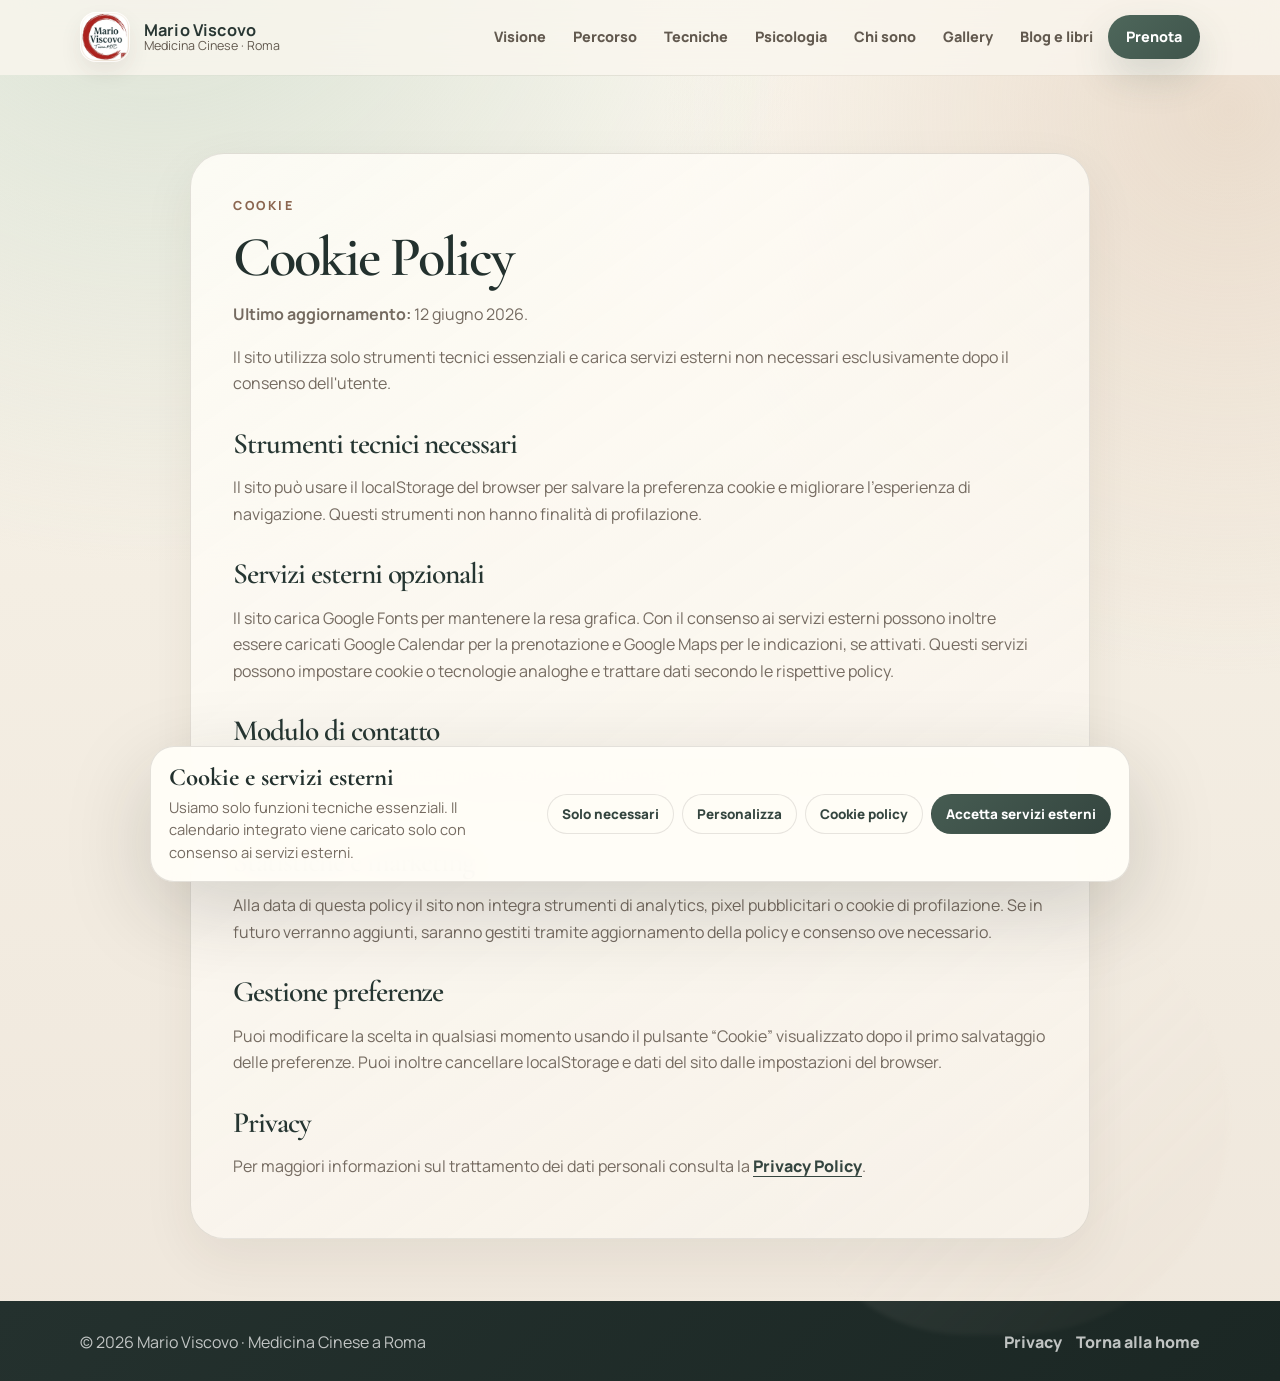
<file: cookie-policy.html>
<!doctype html>
<html lang="it">
<head>
  <meta charset="utf-8">
  <meta name="viewport" content="width=device-width,initial-scale=1">
  <title>Cookie Policy | Mario Viscovo</title>
  <meta name="description" content="Cookie Policy del sito Mario Viscovo: cookie tecnici, preferenze locali e servizi esterni caricati previo consenso.">
  <meta name="theme-color" content="#fbf6ee">
  <link rel="canonical" href="https://www.marioviscovo.it/cookie-policy.html">
  <meta name="robots" content="index,follow">
  <link rel="icon" href="assets/brand/favicon.png">
  <link rel="preconnect" href="https://fonts.googleapis.com">
  <link rel="preconnect" href="https://fonts.gstatic.com" crossorigin>
  <link href="https://fonts.googleapis.com/css2?family=Cormorant+Garamond:wght@500;600;700&family=Manrope:wght@400;500;600;700;800&display=swap" rel="stylesheet">
  <link rel="stylesheet" href="styles.css">
</head>
<body class="legal-page">
  <a class="skip" href="#main">Vai al contenuto</a>
  <div class="scrollbar" aria-hidden="true"></div>

  <header class="site-header" data-header>
    <div class="container header-grid">
      <a class="brand" href="index.html#top" aria-label="Torna alla home">
        <span class="brand-mark"><img src="assets/brand/logo-mario-square.webp" alt="Logo Mario Viscovo Tuina MTC"></span>
        <span class="brand-text"><strong>Mario Viscovo</strong><em>Medicina Cinese · Roma</em></span>
      </a>
      <button class="nav-toggle" type="button" aria-label="Apri menu" aria-expanded="false" aria-controls="nav"><span></span><span></span></button>
      <nav class="nav" id="nav" aria-label="Navigazione principale">
        <a href="index.html#visione">Visione</a>
        <a href="index.html#percorso">Percorso</a>
        <a href="index.html#tecniche">Tecniche</a>
        <a href="index.html#psicologia">Psicologia</a>
        <a href="index.html#chi-sono">Chi sono</a>
        <a href="gallery.html">Gallery</a>
        <a href="index.html#blog">Blog e libri</a>
        <a class="nav-action" href="index.html#contatti">Prenota</a>
      </nav>
    </div>
  </header>

  <main id="main">
    <section class="section">
      <div class="container legal-card reveal in-view">
        <p class="eyebrow">Cookie</p>
        <h1>Cookie Policy</h1>
        <p><strong>Ultimo aggiornamento:</strong> 12 giugno 2026.</p>
        <p>Il sito utilizza solo strumenti tecnici essenziali e carica servizi esterni non necessari esclusivamente dopo il consenso dell'utente.</p>

        <h2>Strumenti tecnici necessari</h2>
        <p>Il sito può usare il localStorage del browser per salvare la preferenza cookie e migliorare l'esperienza di navigazione. Questi strumenti non hanno finalità di profilazione.</p>

        <h2>Servizi esterni opzionali</h2>
        <p>Il sito carica Google Fonts per mantenere la resa grafica. Con il consenso ai servizi esterni possono inoltre essere caricati Google Calendar per la prenotazione e Google Maps per le indicazioni, se attivati. Questi servizi possono impostare cookie o tecnologie analoghe e trattare dati secondo le rispettive policy.</p>

        <h2>Modulo di contatto</h2>
        <p>Il modulo invia i dati tramite Formspree solo quando l'utente compila e invia volontariamente la richiesta. Il servizio non viene usato per profilazione pubblicitaria dal sito.</p>

        <h2>Statistiche e marketing</h2>
        <p>Alla data di questa policy il sito non integra strumenti di analytics, pixel pubblicitari o cookie di profilazione. Se in futuro verranno aggiunti, saranno gestiti tramite aggiornamento della policy e consenso ove necessario.</p>

        <h2>Gestione preferenze</h2>
        <p>Puoi modificare la scelta in qualsiasi momento usando il pulsante “Cookie” visualizzato dopo il primo salvataggio delle preferenze. Puoi inoltre cancellare localStorage e dati del sito dalle impostazioni del browser.</p>

        <h2>Privacy</h2>
        <p>Per maggiori informazioni sul trattamento dei dati personali consulta la <a href="privacy.html">Privacy Policy</a>.</p>
      </div>
    </section>
  </main>

  <footer class="footer">
    <div class="container footer-grid">
      <p>© <span data-year></span> Mario Viscovo · Medicina Cinese a Roma</p>
      <nav class="footer-links" aria-label="Link legali">
        <a href="privacy.html">Privacy</a>
        <a href="index.html#top">Torna alla home</a>
      </nav>
    </div>
  </footer>

  <script src="script.js"></script>
</body>
</html>
</file>
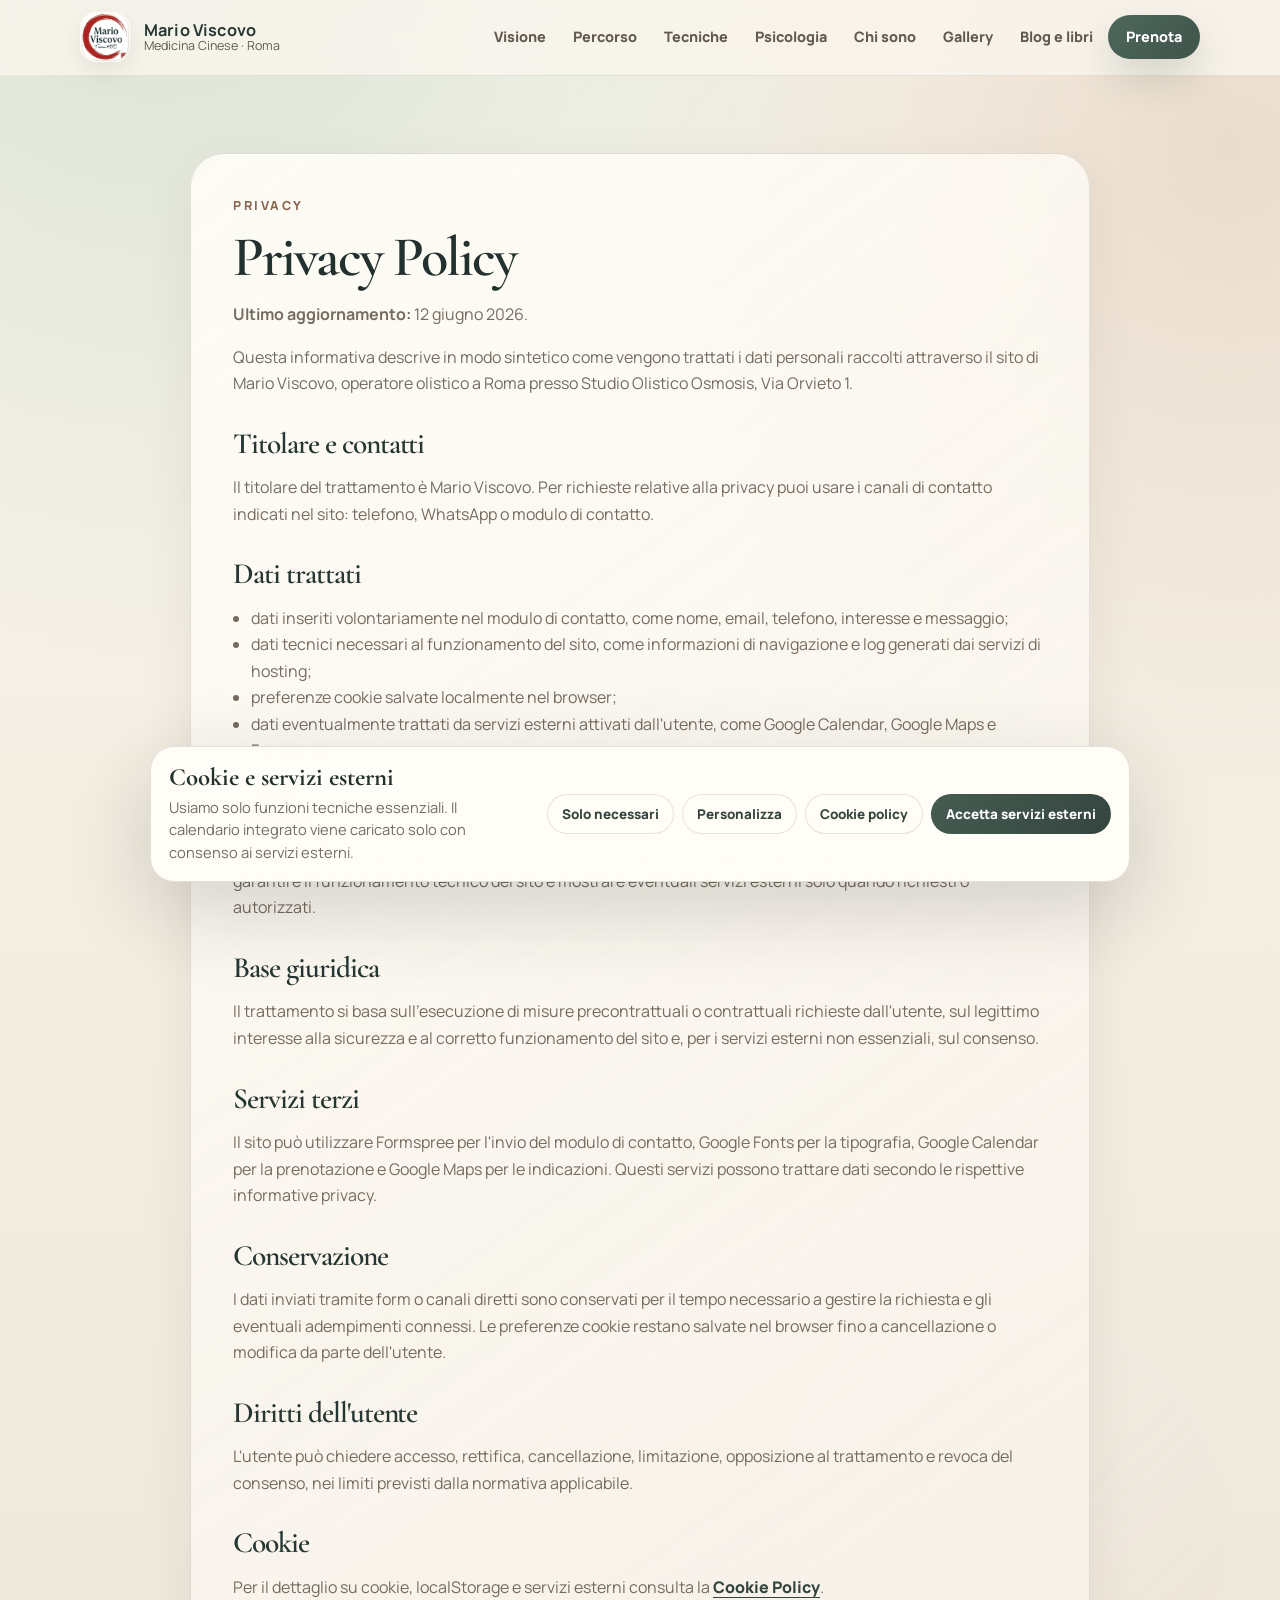
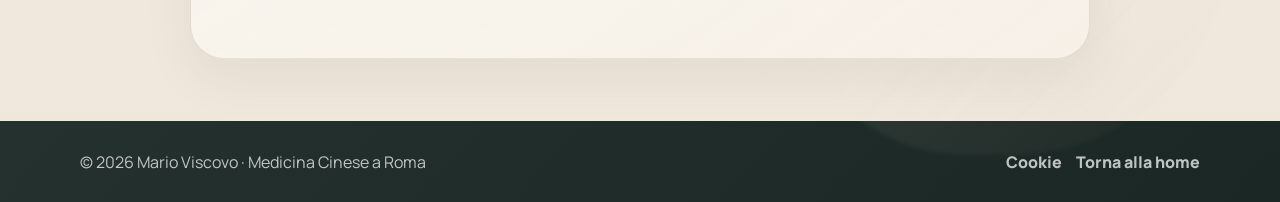
<file: privacy.html>
<!doctype html>
<html lang="it">
<head>
  <meta charset="utf-8">
  <meta name="viewport" content="width=device-width,initial-scale=1">
  <title>Privacy Policy | Mario Viscovo</title>
  <meta name="description" content="Informativa privacy del sito Mario Viscovo: dati di contatto, form, servizi esterni e diritti dell'utente.">
  <meta name="theme-color" content="#fbf6ee">
  <link rel="canonical" href="https://www.marioviscovo.it/privacy.html">
  <meta name="robots" content="index,follow">
  <link rel="icon" href="assets/brand/favicon.png">
  <link rel="preconnect" href="https://fonts.googleapis.com">
  <link rel="preconnect" href="https://fonts.gstatic.com" crossorigin>
  <link href="https://fonts.googleapis.com/css2?family=Cormorant+Garamond:wght@500;600;700&family=Manrope:wght@400;500;600;700;800&display=swap" rel="stylesheet">
  <link rel="stylesheet" href="styles.css">
</head>
<body class="legal-page">
  <a class="skip" href="#main">Vai al contenuto</a>
  <div class="scrollbar" aria-hidden="true"></div>

  <header class="site-header" data-header>
    <div class="container header-grid">
      <a class="brand" href="index.html#top" aria-label="Torna alla home">
        <span class="brand-mark"><img src="assets/brand/logo-mario-square.webp" alt="Logo Mario Viscovo Tuina MTC"></span>
        <span class="brand-text"><strong>Mario Viscovo</strong><em>Medicina Cinese · Roma</em></span>
      </a>
      <button class="nav-toggle" type="button" aria-label="Apri menu" aria-expanded="false" aria-controls="nav"><span></span><span></span></button>
      <nav class="nav" id="nav" aria-label="Navigazione principale">
        <a href="index.html#visione">Visione</a>
        <a href="index.html#percorso">Percorso</a>
        <a href="index.html#tecniche">Tecniche</a>
        <a href="index.html#psicologia">Psicologia</a>
        <a href="index.html#chi-sono">Chi sono</a>
        <a href="gallery.html">Gallery</a>
        <a href="index.html#blog">Blog e libri</a>
        <a class="nav-action" href="index.html#contatti">Prenota</a>
      </nav>
    </div>
  </header>

  <main id="main">
    <section class="section">
      <div class="container legal-card reveal in-view">
        <p class="eyebrow">Privacy</p>
        <h1>Privacy Policy</h1>
        <p><strong>Ultimo aggiornamento:</strong> 12 giugno 2026.</p>
        <p>Questa informativa descrive in modo sintetico come vengono trattati i dati personali raccolti attraverso il sito di Mario Viscovo, operatore olistico a Roma presso Studio Olistico Osmosis, Via Orvieto 1.</p>

        <h2>Titolare e contatti</h2>
        <p>Il titolare del trattamento è Mario Viscovo. Per richieste relative alla privacy puoi usare i canali di contatto indicati nel sito: telefono, WhatsApp o modulo di contatto.</p>

        <h2>Dati trattati</h2>
        <ul>
          <li>dati inseriti volontariamente nel modulo di contatto, come nome, email, telefono, interesse e messaggio;</li>
          <li>dati tecnici necessari al funzionamento del sito, come informazioni di navigazione e log generati dai servizi di hosting;</li>
          <li>preferenze cookie salvate localmente nel browser;</li>
          <li>dati eventualmente trattati da servizi esterni attivati dall'utente, come Google Calendar, Google Maps e Formspree.</li>
        </ul>

        <h2>Finalità</h2>
        <p>I dati sono utilizzati per rispondere alle richieste inviate dall'utente, gestire prenotazioni o primi contatti, garantire il funzionamento tecnico del sito e mostrare eventuali servizi esterni solo quando richiesti o autorizzati.</p>

        <h2>Base giuridica</h2>
        <p>Il trattamento si basa sull'esecuzione di misure precontrattuali o contrattuali richieste dall'utente, sul legittimo interesse alla sicurezza e al corretto funzionamento del sito e, per i servizi esterni non essenziali, sul consenso.</p>

        <h2>Servizi terzi</h2>
        <p>Il sito può utilizzare Formspree per l'invio del modulo di contatto, Google Fonts per la tipografia, Google Calendar per la prenotazione e Google Maps per le indicazioni. Questi servizi possono trattare dati secondo le rispettive informative privacy.</p>

        <h2>Conservazione</h2>
        <p>I dati inviati tramite form o canali diretti sono conservati per il tempo necessario a gestire la richiesta e gli eventuali adempimenti connessi. Le preferenze cookie restano salvate nel browser fino a cancellazione o modifica da parte dell'utente.</p>

        <h2>Diritti dell'utente</h2>
        <p>L'utente può chiedere accesso, rettifica, cancellazione, limitazione, opposizione al trattamento e revoca del consenso, nei limiti previsti dalla normativa applicabile.</p>

        <h2>Cookie</h2>
        <p>Per il dettaglio su cookie, localStorage e servizi esterni consulta la <a href="cookie-policy.html">Cookie Policy</a>.</p>
      </div>
    </section>
  </main>

  <footer class="footer">
    <div class="container footer-grid">
      <p>© <span data-year></span> Mario Viscovo · Medicina Cinese a Roma</p>
      <nav class="footer-links" aria-label="Link legali">
        <a href="cookie-policy.html">Cookie</a>
        <a href="index.html#top">Torna alla home</a>
      </nav>
    </div>
  </footer>

  <script src="script.js"></script>
</body>
</html>
</file>
<file: styles.css>
:root{
  --paper:#fffaf3;
  --paper-2:#fbf3e7;
  --cream:#fffdf8;
  --ink:#132729;
  --muted:#6f665e;
  --sage:#75806b;
  --sage-dark:#3f5147;
  --seal:#b6251d;
  --seal-dark:#7f1d18;
  --tea:var(--seal);
  --tea-dark:var(--seal-dark);
  --line:rgba(74,58,42,.13);
  --shadow:0 26px 70px rgba(63,46,30,.12);
  --soft-shadow:0 14px 42px rgba(63,46,30,.07);
  --serif:'Cormorant Garamond', Georgia, serif;
  --sans:'Manrope', system-ui, -apple-system, BlinkMacSystemFont, 'Segoe UI', sans-serif;
  --container:1180px;
}
*{box-sizing:border-box}html{scroll-behavior:smooth}body{margin:0;font-family:var(--sans);font-size:16px;line-height:1.66;color:var(--ink);background:radial-gradient(circle at top left,#fff 0,#fff8ef 34%,#f9f0e3 100%);text-rendering:optimizeLegibility}body::before{content:"";position:fixed;inset:0;pointer-events:none;background:linear-gradient(90deg,rgba(255,255,255,.28) 1px,transparent 1px),linear-gradient(rgba(255,255,255,.26) 1px,transparent 1px);background-size:58px 58px;mask-image:linear-gradient(to bottom,black,transparent 78%);opacity:.38;z-index:-1}img{display:block;max-width:100%}a{color:inherit;text-decoration:none}button,input{font:inherit}button{border:0;background:none;color:inherit}.container{width:min(calc(100% - 48px),var(--container));margin-inline:auto}.skip{position:absolute;left:14px;top:-80px;background:var(--ink);color:#fff;padding:10px 14px;border-radius:999px;z-index:99}.skip:focus{top:14px}.scrollbar{position:fixed;left:0;top:0;height:3px;background:linear-gradient(90deg,var(--tea),var(--sage));z-index:120;width:0}.site-header{position:sticky;top:0;z-index:100;background:rgba(255,250,243,.78);border-bottom:1px solid transparent;backdrop-filter:blur(18px);transition:.22s ease}.site-header.is-scrolled{border-bottom-color:var(--line);box-shadow:0 10px 30px rgba(46,35,24,.06)}.header-grid{height:78px;display:flex;align-items:center;justify-content:space-between;gap:20px}.brand{display:flex;align-items:center;gap:12px;min-width:0}.brand-mark{width:44px;height:44px;border-radius:50%;display:grid;place-items:center;background:#ede0d0;color:var(--tea-dark);font-family:var(--serif);font-size:1.55rem;box-shadow:inset 0 0 0 1px rgba(255,255,255,.72)}.brand-text{display:grid;line-height:1.12}.brand-text strong{font-size:.98rem;letter-spacing:.02em}.brand-text em{font-style:normal;color:var(--muted);font-size:.78rem}.nav{display:flex;align-items:center;gap:3px}.nav a{padding:10px 12px;border-radius:999px;color:#51483f;font-weight:800;font-size:.9rem}.nav a:hover,.nav a:focus-visible{background:rgba(255,255,255,.75)}.nav-action{background:var(--sage-dark)!important;color:#fff!important;padding-inline:18px!important}.nav-toggle{display:none;width:44px;height:44px;border:1px solid var(--line);border-radius:50%;align-items:center;justify-content:center;gap:4px;flex-direction:column;background:rgba(255,255,255,.7)}.nav-toggle span{width:18px;height:2px;background:var(--ink);border-radius:999px}.eyebrow{margin:0 0 12px;color:var(--tea-dark);font-size:.72rem;text-transform:uppercase;letter-spacing:.18em;font-weight:900}.hero{padding:42px 0 34px}.hero-grid{display:grid;grid-template-columns:minmax(0,1fr) 420px;gap:52px;align-items:center}.hero-copy{padding:16px 0}.hero h1,.section h2,.contact h2{font-family:var(--serif);font-weight:600;letter-spacing:-.038em;line-height:.97;margin:0}.hero h1{font-size:clamp(3.45rem,5.7vw,6.25rem);max-width:780px}.hero-lead{font-family:var(--serif);font-size:clamp(1.28rem,1.7vw,1.72rem);line-height:1.25;color:#4e453b;max-width:690px;margin:22px 0 0}.hero-actions{display:flex;gap:12px;flex-wrap:wrap;margin-top:28px}.btn{display:inline-flex;align-items:center;justify-content:center;min-height:48px;border-radius:999px;padding:0 20px;font-weight:900;transition:.22s ease;border:1px solid transparent}.btn:hover{transform:translateY(-2px)}.btn-primary{background:var(--sage-dark);color:#fff;box-shadow:0 18px 44px rgba(76,89,74,.18)}.btn-soft{background:rgba(255,255,255,.72);border-color:var(--line);color:var(--ink)}.hero-credentials{display:flex;flex-wrap:wrap;gap:8px;margin-top:28px;max-width:780px}.hero-credentials a{display:inline-flex;gap:8px;align-items:center;border:1px solid var(--line);background:rgba(255,253,248,.74);border-radius:999px;padding:9px 13px;transition:.22s ease}.hero-credentials a:hover{transform:translateY(-2px);box-shadow:var(--soft-shadow);background:#fff}.hero-credentials strong{font-family:var(--serif);font-size:1.15rem;line-height:1;color:var(--ink)}.hero-credentials span{font-size:.84rem;color:var(--muted);line-height:1.2}.hero-portrait{margin:0;position:relative;border-radius:34px;overflow:hidden;box-shadow:var(--shadow);background:#efe1d1}.hero-portrait::before{content:"";position:absolute;inset:12px;border:1px solid rgba(255,255,255,.52);border-radius:24px;z-index:1;pointer-events:none}.hero-portrait img{width:100%;height:600px;object-fit:cover;object-position:center top;filter:saturate(.92) contrast(.98) brightness(1.03)}.hero-portrait figcaption{position:absolute;left:20px;right:20px;bottom:20px;z-index:2;padding:16px 18px;border-radius:20px;background:rgba(255,253,248,.84);backdrop-filter:blur(18px);font-family:var(--serif);font-size:1.2rem;line-height:1.12;color:#40362d}.quick-access{padding:10px 0 50px}.quick-grid{display:grid;grid-template-columns:repeat(4,1fr);gap:10px}.quick-grid a{min-height:136px;padding:18px;border-radius:24px;border:1px solid var(--line);background:rgba(255,253,248,.76);box-shadow:0 10px 32px rgba(63,46,30,.05);display:flex;flex-direction:column;transition:.22s ease}.quick-grid a:hover{transform:translateY(-4px);box-shadow:var(--soft-shadow);background:#fff}.quick-grid span{color:var(--tea-dark);font-weight:900;font-size:.78rem}.quick-grid strong{font-family:var(--serif);font-size:1.65rem;line-height:1.05;margin-top:10px}.quick-grid em{font-style:normal;color:var(--muted);font-size:.88rem;line-height:1.4;margin-top:8px}.section{padding:86px 0}.vision-grid{display:grid;grid-template-columns:minmax(280px,.75fr) minmax(0,1.25fr);gap:52px;align-items:start}.vision-title{position:sticky;top:110px;padding:22px 0}.vision-title h2{font-size:clamp(2.6rem,4.1vw,4.5rem);max-width:470px}.vision-copy{background:rgba(255,253,248,.74);border:1px solid var(--line);border-radius:32px;padding:34px;box-shadow:var(--soft-shadow)}.opening{font-family:var(--serif);font-size:1.55rem;line-height:1.22;color:#40372f;margin:0 0 16px}.vision-copy p:not(.opening){color:var(--muted);margin:0 0 18px}.concept-row{display:flex;flex-wrap:wrap;gap:8px;margin:26px 0 16px}.concept{cursor:pointer;border:1px solid var(--line);border-radius:999px;padding:9px 16px;background:#fffdf8;color:#5b5148;font-weight:900}.concept.is-active{background:var(--ink);color:#fff}.concept-panel{border-radius:24px;background:linear-gradient(145deg,#fff,#f7ecd9);border:1px solid var(--line);padding:24px}.concept-panel span{color:var(--tea-dark);font-weight:900;letter-spacing:.08em}.concept-panel h3{font-family:var(--serif);font-size:2.1rem;margin:8px 0 6px;line-height:1}.concept-panel p{margin:0!important;color:#51483e!important}.section-process{background:linear-gradient(180deg,rgba(255,255,255,.34),rgba(255,253,248,.78))}.process-compact{display:grid;grid-template-columns:.72fr 1.28fr;gap:34px;align-items:stretch;border:1px solid var(--line);background:rgba(255,253,248,.72);border-radius:34px;padding:34px;box-shadow:var(--soft-shadow)}.process-intro h2{font-size:clamp(2.6rem,4vw,4.7rem)}.process-intro p:not(.eyebrow){color:var(--muted);margin:18px 0 0}.process-steps{display:grid;grid-template-columns:repeat(2,1fr);gap:10px}.process-steps article{border-radius:24px;background:#fff;border:1px solid var(--line);padding:22px;min-height:168px}.process-steps span{display:inline-grid;place-items:center;width:36px;height:36px;border-radius:50%;background:#f1e3d1;color:var(--tea-dark);font-weight:900;font-size:.78rem}.process-steps strong{display:block;font-family:var(--serif);font-size:1.85rem;line-height:1;margin-top:18px}.process-steps p{margin:8px 0 0;color:var(--muted);font-size:.94rem;line-height:1.48}.section-head{text-align:center;max-width:790px}.section-head h2{font-size:clamp(2.7rem,4.8vw,5.1rem);line-height:.95}.section-head p{color:var(--muted);font-size:1rem;margin:16px auto 0;max-width:650px}.technique-shell{margin-top:32px;border-radius:34px;background:rgba(255,253,248,.86);border:1px solid var(--line);box-shadow:var(--shadow);overflow:hidden;display:grid;grid-template-columns:270px 1fr}.tech-tabs{padding:14px;background:rgba(246,236,223,.5);border-right:1px solid var(--line);display:grid;align-content:start;gap:6px}.tech-tabs button{text-align:left;cursor:pointer;border-radius:18px;padding:14px 15px;font-weight:900;color:#4d4338;transition:.2s ease}.tech-tabs button span{display:block;color:var(--tea-dark);font-family:var(--serif);font-size:1.35rem;line-height:1}.tech-tabs button:hover{background:rgba(255,255,255,.58)}.tech-tabs button.is-active{background:#fff;box-shadow:0 12px 32px rgba(69,52,35,.08);color:var(--ink)}.tech-panels{position:relative;min-height:510px}.tech-panel{display:none;grid-template-columns:.88fr 1.12fr;min-height:510px}.tech-panel.is-active{display:grid;animation:fadeIn .3s ease}.tech-panel img{width:100%;height:100%;object-fit:cover;min-height:510px;filter:saturate(.9) brightness(1.02)}.tech-panel>div{padding:42px;align-self:center}.tag{margin:0 0 10px;color:var(--tea-dark);font-size:.72rem;text-transform:uppercase;letter-spacing:.18em;font-weight:900}.tech-panel h3{font-family:var(--serif);font-size:clamp(2.7rem,4.2vw,4.8rem);line-height:.92;letter-spacing:-.045em;margin:0 0 18px}.tech-panel p{color:#54493f;margin:0 0 14px}.inline-toggle{margin-top:6px;cursor:pointer;border:1px solid var(--line);background:#fff;border-radius:999px;padding:10px 16px;font-weight:900;color:var(--sage-dark)}.inline-toggle:hover{box-shadow:var(--soft-shadow);transform:translateY(-1px)}.inline-detail{display:none;margin-top:16px;padding:18px;border-radius:20px;background:#fbf4e8;border:1px solid var(--line)}.inline-detail.is-open{display:block;animation:fadeIn .25s ease}.inline-detail p{margin:0;color:#584d42}.section-about{background:linear-gradient(180deg,rgba(255,253,248,.42),rgba(251,246,238,.88))}.about-grid{display:grid;grid-template-columns:.72fr 1fr;gap:54px;align-items:center}.about-photo{margin:0;border-radius:34px;overflow:hidden;box-shadow:var(--shadow)}.about-photo img{width:100%;height:620px;object-fit:cover;object-position:center top;filter:brightness(1.03) saturate(.95)}.about-copy h2{font-family:var(--serif);font-size:clamp(2.9rem,4.8vw,5.1rem);line-height:.95;margin:0 0 20px;letter-spacing:-.04em}.about-copy p{color:#51483e;margin:0 0 14px}.credentials-list{display:grid;gap:9px;margin-top:24px}.credentials-list div{background:#fffdf8;border:1px solid var(--line);border-radius:20px;padding:15px 18px}.credentials-list span{display:block;color:var(--tea-dark);font-size:.72rem;text-transform:uppercase;letter-spacing:.16em;font-weight:900}.credentials-list strong{display:block;margin-top:4px;font-size:.96rem}.section-writings{background:#f7eadc}.writings-grid{display:grid;grid-template-columns:.88fr 1.12fr;gap:30px;align-items:start}.writings-intro,.blog-card{background:rgba(255,253,248,.76);border:1px solid var(--line);border-radius:32px;padding:32px;box-shadow:0 18px 58px rgba(69,52,35,.07)}.writings-intro h2{font-family:var(--serif);font-size:clamp(2.7rem,4.5vw,4.7rem);line-height:.94;letter-spacing:-.04em;margin:0 0 16px}.writings-intro p{color:var(--muted)}.book-list{display:grid;gap:9px;margin-top:24px}.book-list a{display:block;padding:17px;border-radius:20px;background:#fff;border:1px solid var(--line);transition:.22s ease}.book-list a:hover{transform:translateY(-3px);box-shadow:var(--soft-shadow)}.book-list span{display:block;color:var(--tea-dark);font-size:.7rem;text-transform:uppercase;letter-spacing:.16em;font-weight:900}.book-list strong{display:block;margin-top:5px}.book-list em{display:block;font-style:normal;color:var(--muted);font-size:.88rem;margin-top:3px}.blog-head{display:flex;align-items:start;justify-content:space-between;gap:20px;border-bottom:1px solid var(--line);padding-bottom:20px}.blog-head span{color:var(--tea-dark);font-size:.72rem;letter-spacing:.16em;text-transform:uppercase;font-weight:900}.blog-head h3{font-family:var(--serif);font-size:2.6rem;line-height:.95;margin:4px 0 0}.blog-head a{font-weight:900;color:var(--sage-dark);white-space:nowrap}.blog-posts{display:grid;gap:10px;margin-top:20px}.blog-posts article{display:block;border-radius:20px;background:#fff;border:1px solid var(--line);padding:17px}.blog-posts article small{display:block;color:var(--tea-dark);font-weight:900;letter-spacing:.12em;text-transform:uppercase;font-size:.68rem}.blog-posts article strong{display:block;margin-top:6px;font-size:1.05rem}.blog-posts article p{margin:6px 0 0;color:var(--muted);font-size:.9rem}.blog-posts article a{display:inline-block;margin-top:9px;color:var(--sage-dark);font-weight:900}.newsletter-form{margin-top:16px;background:#fff;border:1px solid var(--line);border-radius:22px;padding:17px}.newsletter-form label{display:block;font-weight:900;margin-bottom:9px}.newsletter-form div{display:flex;gap:8px}.newsletter-form input{flex:1;border:1px solid var(--line);border-radius:999px;padding:12px 14px;background:#fffdf8;min-width:0}.newsletter-form button{cursor:pointer;border-radius:999px;background:var(--sage-dark);color:#fff;font-weight:900;padding:0 18px}.contact{padding:92px 0;background:linear-gradient(145deg,#fbf3e7,#fffaf4);border-top:1px solid var(--line)}.contact-grid{display:grid;grid-template-columns:.62fr 1.38fr;gap:40px;align-items:start}.contact-copy{position:sticky;top:110px}.contact-copy h2{font-size:clamp(2.7rem,4.5vw,4.9rem)}.contact-copy p:not(.eyebrow){color:var(--muted)}.contact-stack{display:grid;gap:14px}.booking-options{display:grid;gap:10px}.booking-options.compact{grid-template-columns:repeat(3,1fr)}.booking-option{display:grid;grid-template-columns:44px 1fr;gap:3px 13px;align-items:center;border-radius:24px;background:linear-gradient(145deg,#fff,#fff8ee);border:1px solid var(--line);padding:18px;box-shadow:0 14px 38px rgba(69,52,35,.055);transition:.22s ease;min-height:136px}.booking-option:hover{transform:translateY(-3px);box-shadow:var(--soft-shadow)}.booking-option span{grid-row:span 2;width:40px;height:40px;border-radius:50%;display:grid;place-items:center;background:#f0e2d1;color:var(--tea-dark);font-weight:900;font-size:.78rem}.booking-option strong{font-family:var(--serif);font-size:1.55rem;line-height:1}.booking-option em{font-style:normal;color:var(--muted);font-size:.88rem;line-height:1.38}.contact-panel{font-style:normal;display:grid;grid-template-columns:repeat(3,1fr);gap:10px}.contact-panel a{display:block;background:#fffdf8;border:1px solid var(--line);border-radius:20px;padding:17px;transition:.22s ease;min-width:0}.contact-panel a:hover{transform:translateY(-2px);box-shadow:var(--soft-shadow)}.contact-panel span{display:block;color:var(--tea-dark);font-size:.68rem;letter-spacing:.16em;text-transform:uppercase;font-weight:900}.contact-panel strong{display:block;margin-top:5px;overflow-wrap:anywhere;font-size:.94rem}.footer{padding:26px 0;background:#2b251f;color:rgba(255,255,255,.72)}.footer-grid{display:flex;justify-content:space-between;gap:16px;align-items:center;flex-wrap:wrap}.footer p{margin:0}.footer a{color:#fff;font-weight:900}.mobile-bar{display:none}.reveal{opacity:0;transform:translateY(16px);transition:opacity .62s ease,transform .62s ease}.reveal.in-view{opacity:1;transform:none}.delay{transition-delay:.1s}@keyframes fadeIn{from{opacity:0;transform:translateY(8px)}to{opacity:1;transform:none}}
@media (min-width:1041px) and (max-width:1360px){.container{width:min(calc(100% - 40px),1120px)}.hero h1{font-size:clamp(3.35rem,5vw,5.35rem)}.hero-grid{grid-template-columns:minmax(0,1fr) 390px;gap:40px}.hero-portrait img{height:560px}.quick-grid a{min-height:126px}.section{padding:76px 0}.technique-shell{grid-template-columns:250px 1fr}.tech-panel,.tech-panels{min-height:470px}.tech-panel img{min-height:470px}.tech-panel>div{padding:36px}.contact-grid{grid-template-columns:.58fr 1.42fr}.booking-options.compact{grid-template-columns:repeat(3,1fr)}}
@media (max-width:1040px){.container{width:min(calc(100% - 28px),var(--container))}.nav-toggle{display:flex}.header-grid{height:70px}.nav{position:fixed;top:82px;left:14px;right:14px;display:none;flex-direction:column;align-items:stretch;background:rgba(255,253,248,.98);border:1px solid var(--line);border-radius:26px;padding:10px;box-shadow:var(--shadow)}.nav.is-open{display:flex}.nav a{padding:14px 16px}.hero-grid,.vision-grid,.process-compact,.about-grid,.writings-grid,.contact-grid{grid-template-columns:1fr}.hero{padding-top:26px}.hero-portrait{order:-1;max-width:560px;margin-inline:auto;width:100%}.hero-portrait img{height:540px}.quick-grid{grid-template-columns:repeat(2,1fr)}.vision-title,.contact-copy{position:static;padding:0}.technique-shell{grid-template-columns:1fr}.tech-tabs{display:flex;overflow:auto;border-right:0;border-bottom:1px solid var(--line)}.tech-tabs button{min-width:max-content}.tech-panel,.tech-panel.is-active{grid-template-columns:1fr}.tech-panel img{height:350px;min-height:350px}.tech-panels,.tech-panel{min-height:auto}.about-photo img{height:510px}.booking-options.compact,.contact-panel{grid-template-columns:1fr 1fr}.mobile-bar{position:fixed;left:12px;right:12px;bottom:12px;z-index:70;display:grid;grid-template-columns:repeat(3,1fr);gap:4px;padding:6px;border-radius:999px;background:rgba(76,89,74,.94);backdrop-filter:blur(18px);box-shadow:0 18px 54px rgba(0,0,0,.22)}.mobile-bar a{text-align:center;color:#fff;padding:10px 6px;font-size:.84rem;font-weight:900}.footer{padding-bottom:78px}}
@media (max-width:660px){body{font-size:15px}.brand-text em{display:none}.brand-mark{width:40px;height:40px}.hero h1{font-size:clamp(3rem,13.5vw,4.7rem)}.hero-lead{font-size:1.32rem}.hero-actions{display:grid}.btn{width:100%}.hero-credentials{display:grid}.hero-credentials a{justify-content:space-between;border-radius:18px}.hero-portrait{border-radius:28px}.hero-portrait img{height:410px}.hero-portrait figcaption{position:relative;left:auto;right:auto;bottom:auto;border-radius:0;font-size:1.15rem}.quick-grid,.process-steps,.booking-options.compact,.contact-panel{grid-template-columns:1fr}.section{padding:70px 0}.vision-copy,.process-compact,.writings-intro,.blog-card{padding:26px;border-radius:26px}.section h2,.contact h2{font-size:clamp(2.5rem,11.5vw,3.8rem)}.quick-grid a{min-height:auto}.technique-shell{border-radius:26px}.tech-tabs button{padding:12px 13px}.tech-panel>div{padding:26px}.tech-panel img{height:285px;min-height:285px}.tech-panel h3{font-size:2.6rem}.about-photo img{height:380px}.blog-head{display:grid}.newsletter-form div{display:grid}.newsletter-form button{height:46px}.booking-option{grid-template-columns:48px 1fr;padding:18px;border-radius:22px;min-height:auto}.booking-option span{width:42px;height:42px}.booking-option strong{font-size:1.42rem}}

.process-redesign{grid-template-columns:.72fr 1.28fr;gap:34px;align-items:stretch}
.process-redesign .process-intro{padding:34px 0 34px 34px;align-self:center}
.text-link{display:inline-flex;align-items:center;gap:8px;margin-top:14px;color:var(--sage-dark);font-weight:900;border-bottom:1px solid currentColor;padding-bottom:3px}
.path-tool{display:grid;grid-template-columns:230px 1fr;background:rgba(255,253,248,.84);border:1px solid var(--line);border-radius:30px;overflow:hidden;box-shadow:0 18px 58px rgba(69,52,35,.065)}
.path-menu{display:grid;align-content:start;background:#f5eadc;border-right:1px solid var(--line);padding:12px;gap:8px}
.path-menu button{cursor:pointer;text-align:left;border:1px solid transparent;background:transparent;border-radius:18px;padding:16px 15px;font-weight:900;color:#51483e;display:flex;gap:11px;align-items:center;transition:.2s ease}
.path-menu button span{width:32px;height:32px;border-radius:50%;display:grid;place-items:center;background:#fff;color:var(--tea-dark);font-size:.72rem;flex:0 0 auto}
.path-menu button.is-active,.path-menu button:hover{background:#fffdf8;border-color:var(--line);box-shadow:0 10px 30px rgba(69,52,35,.06);transform:translateY(-1px)}
.path-panel{padding:34px 38px;align-self:center;min-height:330px;display:flex;flex-direction:column;justify-content:center}
.path-panel span{color:var(--tea-dark);font-size:.72rem;text-transform:uppercase;letter-spacing:.16em;font-weight:900}
.path-panel h3{font-family:var(--serif);font-size:clamp(2rem,3vw,3.25rem);line-height:1;margin:10px 0 14px;letter-spacing:-.035em}
.path-panel p{color:#54493f;margin:0 0 16px;max-width:64ch}
.path-panel ul{margin:0;padding-left:19px;color:var(--muted);display:grid;gap:6px}
.credentials-links a{display:block;background:#fffdf8;border:1px solid var(--line);border-radius:20px;padding:15px 18px;transition:.2s ease}
.credentials-links a:hover{transform:translateY(-2px);box-shadow:var(--soft-shadow);border-color:rgba(111,124,97,.34)}
.credentials-list.credentials-links div{padding:0;border:0;background:transparent}
.blog-cta{margin-top:16px;background:#fff;border:1px solid var(--line);border-radius:22px;padding:18px}
.blog-cta span{display:block;color:var(--tea-dark);font-size:.68rem;letter-spacing:.16em;text-transform:uppercase;font-weight:900}
.blog-cta p{margin:8px 0 13px;color:var(--muted);font-size:.92rem}
.blog-cta a{display:inline-flex;border-radius:999px;background:var(--sage-dark);color:#fff;font-weight:900;padding:11px 16px}
@media (max-width:1040px){.process-redesign{grid-template-columns:1fr}.process-redesign .process-intro{padding:0}.path-tool{grid-template-columns:1fr}.path-menu{display:flex;overflow:auto;border-right:0;border-bottom:1px solid var(--line)}.path-menu button{min-width:max-content}.path-panel{min-height:auto;padding:28px}}
@media (max-width:660px){.path-menu{padding:9px}.path-menu button{padding:12px 13px}.path-panel{padding:24px}.path-panel h3{font-size:2.15rem}.blog-cta a{width:100%;justify-content:center}}

.process-flow{display:grid;grid-template-columns:.78fr 1.22fr;gap:30px;align-items:stretch;border:1px solid var(--line);background:rgba(255,253,248,.72);border-radius:34px;padding:30px;box-shadow:var(--soft-shadow)}
.process-flow .process-intro{align-self:center;padding:12px 0 12px 12px}.process-flow .process-intro h2{font-size:clamp(2.45rem,3.7vw,4.25rem)}
.curiosity-strip{display:grid;grid-template-columns:.72fr 1.28fr;gap:28px;margin-top:22px;padding:28px;border:1px solid var(--line);border-radius:30px;background:rgba(255,253,248,.72);box-shadow:0 14px 46px rgba(69,52,35,.055)}
.curiosity-strip h3{font-family:var(--serif);font-size:clamp(2rem,2.8vw,3.1rem);line-height:1;margin:0;letter-spacing:-.03em}.curiosity-list{display:grid;gap:9px}.curiosity-list details{background:#fff;border:1px solid var(--line);border-radius:18px;padding:0 16px}.curiosity-list summary{cursor:pointer;list-style:none;padding:15px 0;font-weight:900;color:#51483e;display:flex;align-items:center;justify-content:space-between;gap:16px}.curiosity-list summary::-webkit-details-marker{display:none}.curiosity-list summary::after{content:"+";font-family:var(--serif);font-size:1.35rem;color:var(--tea-dark)}.curiosity-list details[open] summary::after{content:"–"}.curiosity-list p{margin:0;padding:0 0 16px;color:var(--muted);font-size:.94rem;line-height:1.55}.mobile-bar{grid-template-columns:repeat(2,1fr)}
@media (max-width:1040px){.quick-access{padding:4px 0 26px}.process-flow{grid-template-columns:1fr;padding:26px}.process-flow .process-intro{padding:0}.curiosity-strip{grid-template-columns:1fr;padding:24px}.mobile-bar{grid-template-columns:repeat(2,1fr)}}
@media (max-width:660px){.container{width:min(calc(100% - 24px),var(--container))}.hero{padding:18px 0 18px}.quick-access{padding:0 0 18px}.quick-grid{gap:8px}.quick-grid a{padding:16px 18px;border-radius:22px}.quick-grid strong{font-size:1.42rem}.quick-grid em{font-size:.86rem}.section{padding:52px 0}.section-vision{padding-top:50px}.vision-grid{gap:20px}.vision-title h2{font-size:clamp(2.55rem,10.5vw,3.6rem)}.vision-copy{padding:22px;border-radius:24px}.opening{font-size:1.35rem}.concept-row{margin:18px 0 12px}.concept{padding:8px 13px}.concept-panel{padding:18px;border-radius:20px}.concept-panel h3{font-size:1.75rem}.process-flow{padding:20px;border-radius:26px;gap:18px}.process-flow .process-intro h2{font-size:clamp(2.35rem,10vw,3.35rem)}.path-tool{border-radius:22px}.path-menu{display:grid;grid-template-columns:1fr 1fr;gap:7px;padding:9px;background:#f4eadc}.path-menu button{min-width:0;padding:10px 9px;border-radius:15px;font-size:.86rem;gap:8px}.path-menu button span{width:28px;height:28px;font-size:.68rem}.path-panel{padding:20px}.path-panel h3{font-size:1.85rem;margin:8px 0 10px}.path-panel p{font-size:.95rem;margin-bottom:12px}.path-panel ul{font-size:.92rem;gap:4px}.tech-panel>div{padding:22px}.tech-panel h3{font-size:2.25rem}.curiosity-strip{margin-top:16px;padding:20px;border-radius:24px}.curiosity-strip h3{font-size:2rem}.curiosity-list details{border-radius:16px;padding:0 14px}.mobile-bar{left:14px;right:14px;bottom:12px;padding:6px;border-radius:999px}.footer{padding-bottom:72px}.footer-grid{justify-content:center;text-align:center}}


.hero-grid {
  grid-template-columns: minmax(0, 1fr) 360px;
  gap: 48px;
}

.hero-portrait {
  max-width: 360px;
  margin-left: auto;
}

.hero-portrait img {
  height: 520px;
}

.hero-portrait figcaption {
  font-size: 1.05rem;
  padding: 14px 16px;
}

@media (min-width: 1041px) and (max-width: 1360px) {
  .hero-grid {
    grid-template-columns: minmax(0, 1fr) 340px;
    gap: 36px;
  }

  .hero-portrait {
    max-width: 340px;
  }

  .hero-portrait img {
    height: 500px;
  }
}

@media (max-width: 1040px) {
  .hero-portrait {
    max-width: 500px;
    margin-inline: auto;
  }

  .hero-portrait img {
    height: 500px;
  }

  .mobile-bar {
    grid-template-columns: repeat(2, 1fr);
  }
}

@media (max-width: 660px) {
  .hero-portrait {
    max-width: 100%;
  }

  .hero-portrait img {
    height: 360px;
  }
}


/* Refinement finale: sito più essenziale e professionale */
.quick-access { display: none; }
.hero { padding-bottom: 66px; }
.section:first-of-type { padding-top: 72px; }
.section-head { max-width: 820px; }
.section-head p:not(.eyebrow) { max-width: 680px; color: var(--muted); }

/* Intestazione sezione Tecniche: compatta, non occupa metà schermo */
#tecniche .section-head {
  display: flex;
  flex-direction: row;
  align-items: baseline;
  flex-wrap: wrap;
  gap: 10px 28px;
  margin-bottom: 20px;
  max-width: none;
}
#tecniche .section-head .eyebrow {
  margin-bottom: 0;
  flex: 0 0 auto;
  align-self: center;
}
#tecniche .section-head h2 {
  font-size: clamp(1.55rem, 2.2vw, 2.1rem) !important;
  letter-spacing: -.028em;
  line-height: 1.1;
  flex: 1 1 auto;
  margin: 0;
}
#tecniche .section-head p:not(.eyebrow) {
  width: 100%;
  margin: 0;
  font-size: .94rem;
  max-width: 680px;
}
.tech-panel .inline-detail p { line-height: 1.62; }
.inline-toggle { margin-top: 14px; }
.process-flow { margin-top: 0; }
.path-panel { min-height: 300px; }
.contact-copy p { max-width: 560px; }

@media (max-width: 1040px) {
  .hero { padding-bottom: 38px; }
  .section:first-of-type { padding-top: 54px; }
}

@media (max-width: 660px) {
  .hero { padding-bottom: 26px; }
  .section:first-of-type { padding-top: 42px; }
  .section-head { margin-bottom: 20px; }
  .tech-panel .inline-detail p { font-size: .94rem; }
}

/* Mobile hero stability fix: evita overflow e foto tagliata su smartphone */
@media (max-width: 1040px) {
  .hero-grid {
    grid-template-columns: 1fr !important;
    gap: 28px;
  }

  .hero-copy {
    order: 1;
  }

  .hero-portrait {
    order: 2;
    width: min(100%, 460px);
    max-width: 460px;
    margin: 4px auto 0;
  }

  .hero-portrait img {
    width: 100%;
    height: 440px;
    object-fit: cover;
    object-position: center top;
  }
}

@media (max-width: 660px) {
  .hero {
    padding-top: 20px;
    padding-bottom: 34px;
  }

  .hero-grid {
    grid-template-columns: 1fr !important;
    gap: 24px;
  }

  .hero-copy {
    padding: 0;
  }

  .hero h1 {
    font-size: clamp(2.85rem, 12.2vw, 4rem);
    line-height: .98;
    max-width: 100%;
  }

  .hero-lead {
    font-size: 1.18rem;
    line-height: 1.33;
    margin-top: 18px;
  }

  .hero-actions {
    margin-top: 24px;
    gap: 10px;
  }

  .hero-portrait {
    width: 100%;
    max-width: 390px;
    border-radius: 24px;
  }

  .hero-portrait::before {
    inset: 9px;
    border-radius: 18px;
  }

  .hero-portrait img {
    height: 340px;
    object-position: center top;
  }

  .hero-portrait figcaption {
    position: relative;
    left: auto;
    right: auto;
    bottom: auto;
    padding: 13px 15px;
    border-radius: 0;
    font-size: 1.02rem;
    line-height: 1.18;
  }
}

@media (max-width: 420px) {
  .hero-portrait img {
    height: 310px;
  }
}

/* Logo integration + blog fix refinement */
.brand-mark{
  overflow:hidden;
  padding:6px;
  background:linear-gradient(180deg,#f3e6d8,#ecd9c7);
}
.brand-mark img{
  width:100%;
  height:100%;
  object-fit:contain;
}
.brand-text strong{font-size:1rem}
.hero-signature{
  display:inline-flex;
  align-items:center;
  gap:10px;
  margin:0 0 14px;
  padding:7px 12px 7px 8px;
  border-radius:999px;
  background:rgba(255,255,255,.62);
  border:1px solid var(--line);
  box-shadow:0 8px 24px rgba(63,46,30,.05);
}
.hero-signature img{
  width:28px;
  height:28px;
  object-fit:contain;
}
.hero-signature span{
  font-size:.85rem;
  font-weight:800;
  color:var(--tea-dark);
  letter-spacing:.08em;
  text-transform:uppercase;
}
.section-curiosity{padding-top:10px}
@media (max-width:660px){
  .brand-mark{width:42px;height:42px;padding:5px}
  .brand-text strong{font-size:.96rem}
  .brand-text em{font-size:.75rem}
  .hero-signature{padding:6px 11px 6px 7px; margin-bottom:12px}
  .hero-signature img{width:24px;height:24px}
  .hero-signature span{font-size:.76rem}
}


/* ===== Final polish: tighter spacing, stronger logo integration, improved hero flow ===== */
.site-header{
  background:rgba(255,250,243,.86);
}
.header-grid{height:74px}
.brand{gap:14px}
.brand-mark{
  width:50px;
  height:50px;
  padding:4px;
  background:linear-gradient(180deg,#f4e5da 0%, #e9d6c6 100%);
  box-shadow:0 10px 26px rgba(166,118,76,.16), inset 0 0 0 1px rgba(255,255,255,.72);
}
.brand-mark img{transform:scale(1.04)}
.brand-text strong{font-size:1.02rem}

.hero{
  position:relative;
  padding:18px 0 10px;
  overflow:hidden;
}
.hero::before{
  content:"";
  position:absolute;
  inset:-80px auto auto -90px;
  width:320px;
  height:320px;
  background:radial-gradient(circle, rgba(166,118,76,.13) 0%, rgba(166,118,76,.07) 35%, rgba(166,118,76,0) 70%);
  pointer-events:none;
}
.hero::after{
  content:"";
  position:absolute;
  right:min(8vw,110px);
  top:46px;
  width:170px;
  height:170px;
  background:url('assets/brand/logo-osmosis-mark.webp') center/contain no-repeat;
  opacity:.055;
  filter:saturate(.9) blur(.2px);
  pointer-events:none;
}
.hero-grid{
  display:grid !important;
  grid-template-columns:minmax(0,1fr) 390px;
  grid-template-areas:
    'intro portrait'
    'actions portrait';
  gap:20px 52px;
  align-items:start;
}
.hero-intro{
  grid-area:intro;
  position:relative;
  padding:34px 0 0;
}
.hero-intro::after{
  content:"";
  position:absolute;
  left:-24px;
  top:8px;
  width:88px;
  height:88px;
  background:url('assets/brand/logo-osmosis-mark.webp') center/contain no-repeat;
  opacity:.08;
  transform:rotate(-10deg);
  pointer-events:none;
}
.hero .eyebrow{margin-bottom:16px}
.hero h1{max-width:760px;font-size:clamp(3.2rem,5.3vw,5.8rem)}
.hero-lead{max-width:640px;margin-top:18px}
.hero-actions{
  grid-area:actions;
  display:flex;
  gap:12px;
  flex-wrap:wrap;
  margin-top:0;
  align-self:start;
}
.hero-portrait{
  grid-area:portrait;
  max-width:390px;
  margin-left:auto;
  border-radius:36px;
  background:linear-gradient(180deg,#f2e3d3 0%, #e7d4c0 100%);
  box-shadow:0 22px 64px rgba(63,46,30,.12);
}
.hero-portrait picture,
.hero-portrait img{display:block;width:100%}
.hero-portrait::before{inset:12px;border-radius:26px}
.hero-portrait img{height:560px;object-fit:cover;object-position:center 18%}
.hero-portrait figcaption{left:16px;right:16px;bottom:16px;border-radius:18px}

.section{padding:62px 0}
.section-vision{padding-top:26px}
.vision-grid{gap:40px}
.vision-title{padding-top:10px}
.vision-copy{padding:30px}
.process-flow{padding:28px}
.section-head{margin-bottom:0}
.curiosity-strip{margin-top:10px}
.footer{padding-top:28px}

@media (min-width:1041px) and (max-width:1320px){
  .hero-grid{grid-template-columns:minmax(0,1fr) 360px;gap:18px 40px}
  .hero-portrait{max-width:360px}
  .hero-portrait img{height:530px}
  .hero::after{right:4vw}
}

@media (max-width:1040px){
  .header-grid{height:70px}
  .hero{padding:14px 0 2px}
  .hero::after{width:132px;height:132px;top:78px;right:20px;opacity:.05}
  .hero-grid{
    grid-template-columns:1fr !important;
    grid-template-areas:
      'intro'
      'portrait'
      'actions';
    gap:18px;
  }
  .hero-intro{padding-top:18px}
  .hero-intro::after{left:auto;right:4px;top:12px;width:76px;height:76px;opacity:.06}
  .hero-portrait{
    width:min(100%, 430px);
    max-width:430px;
    margin:0 auto;
  }
  .hero-portrait img{
    height:420px;
    object-position:center 18%;
  }
  .hero-actions{
    width:100%;
    justify-content:flex-start;
  }
  .section{padding:56px 0}
  .section-vision{padding-top:20px}
}

@media (max-width:660px){
  .container{width:min(calc(100% - 24px),var(--container))}
  .site-header{background:rgba(255,250,243,.94)}
  .brand-mark{width:44px;height:44px;padding:3px}
  .brand-text strong{font-size:.96rem}
  .brand-text em{font-size:.75rem}
  .hero{padding:10px 0 2px}
  .hero::before{left:-120px;top:-60px;width:250px;height:250px}
  .hero::after{display:none}
  .hero-grid{gap:16px}
  .hero-intro{padding-top:10px}
  .hero-intro::after{right:0;top:8px;width:66px;height:66px;opacity:.07}
  .hero .eyebrow{margin-bottom:12px;max-width:260px;line-height:1.5}
  .hero h1{font-size:clamp(2.7rem,11.5vw,3.9rem);line-height:.98}
  .hero-lead{font-size:1.16rem;line-height:1.36;margin-top:14px}
  .hero-portrait{
    width:100%;
    max-width:100%;
    border-radius:28px;
    overflow:hidden;
  }
  .hero-portrait::before{inset:10px;border-radius:20px}
  .hero-portrait img{
    height:auto;
    aspect-ratio:1 / 1;
    min-height:0;
    object-fit:cover;
    object-position:center 20%;
  }
  .hero-portrait figcaption{
    position:absolute;
    left:14px;
    right:14px;
    bottom:14px;
    font-size:1rem;
    line-height:1.15;
    padding:12px 14px;
  }
  .hero-actions{
    display:grid;
    grid-template-columns:1fr;
    gap:10px;
  }
  .btn{min-height:46px}
  .section{padding:48px 0}
  .section-vision{padding-top:12px}
  .vision-grid{gap:18px}
  .vision-copy,.process-flow,.curiosity-strip,.writings-intro,.blog-card{padding:22px;border-radius:24px}
  .process-flow{gap:16px}
}

@media (max-width:420px){
  .hero-portrait img{aspect-ratio: 0.96 / 1; object-position:center 18%}
}

/* ===== Delta design 2026-06: sfondo più dinamico + layout più editoriale/pro ===== */
:root{
  --mist:rgba(117,128,107,.12);
  --warm-glow:rgba(166,118,76,.14);
  --shell:rgba(255,253,248,.82);
}

body{
  min-height:100vh;
  background:
    radial-gradient(circle at 9% 8%, rgba(255,255,255,.96) 0 11%, rgba(255,255,255,0) 28%),
    radial-gradient(circle at 88% 12%, rgba(166,118,76,.14) 0 8%, rgba(166,118,76,0) 28%),
    radial-gradient(circle at 76% 58%, rgba(117,128,107,.12) 0 11%, rgba(117,128,107,0) 30%),
    linear-gradient(135deg,#fffaf3 0%, #fbf1e4 48%, #f7eadc 100%);
}
body::before{
  background:
    linear-gradient(90deg,rgba(74,58,42,.045) 1px,transparent 1px),
    linear-gradient(rgba(74,58,42,.035) 1px,transparent 1px),
    radial-gradient(circle at 20% 18%,rgba(255,255,255,.42),transparent 28%);
  background-size:72px 72px,72px 72px,100% 100%;
  mask-image:linear-gradient(to bottom,black 0 44%,transparent 86%);
  opacity:.54;
}
body::after{
  content:"";
  position:fixed;
  inset:0;
  pointer-events:none;
  z-index:-2;
  background:
    radial-gradient(820px 360px at -8% 26%, rgba(166,118,76,.10), transparent 70%),
    radial-gradient(740px 420px at 108% 42%, rgba(76,89,74,.12), transparent 72%),
    radial-gradient(520px 280px at 50% 102%, rgba(255,255,255,.48), transparent 72%);
}

.site-header{
  background:rgba(255,250,243,.82);
  border-bottom-color:rgba(74,58,42,.08);
}
.site-header.is-scrolled{
  background:rgba(255,250,243,.94);
}
.nav a{
  position:relative;
}
.nav a:not(.nav-action)::after{
  content:"";
  position:absolute;
  left:14px;
  right:14px;
  bottom:7px;
  height:1px;
  background:currentColor;
  opacity:0;
  transform:scaleX(.45);
  transition:.22s ease;
}
.nav a:not(.nav-action):hover::after,
.nav a:not(.nav-action):focus-visible::after{
  opacity:.34;
  transform:scaleX(1);
}

.hero{
  padding-top:34px;
}
.hero-grid{
  grid-template-columns:minmax(0,1fr) 405px;
  gap:28px 58px;
  align-items:center;
}
.hero-intro{
  max-width:790px;
  padding-top:18px;
}
.hero h1{
  text-wrap:balance;
}
.hero-lead{
  color:#4f453a;
  max-width:690px;
}
.hero-actions{
  padding-top:8px;
}
.hero-portrait{
  isolation:isolate;
}
.hero-portrait::after{
  content:"";
  position:absolute;
  inset:auto 18px 18px auto;
  width:84px;
  height:84px;
  border-radius:50%;
  background:url('assets/brand/logo-osmosis-mark.webp') center/72% no-repeat, rgba(255,253,248,.42);
  border:1px solid rgba(255,255,255,.55);
  opacity:.42;
  filter:saturate(.85);
  z-index:1;
  pointer-events:none;
}
.hero-portrait figcaption{
  max-width:calc(100% - 116px);
}
.btn{
  box-shadow:0 10px 30px rgba(63,46,30,.06);
}
.btn-primary:hover,
.btn-soft:hover,
.text-link:hover{
  transform:translateY(-2px);
}

.section{
  position:relative;
}
.section::before{
  content:"";
  position:absolute;
  left:50%;
  top:0;
  width:min(1180px,calc(100% - 48px));
  height:1px;
  transform:translateX(-50%);
  background:linear-gradient(90deg,transparent,rgba(74,58,42,.12),transparent);
  opacity:.75;
}
.section-vision::before,
.section-curiosity::before{
  display:none;
}
.section-head{
  display:grid;
  grid-template-columns:.72fr 1fr;
  gap:26px;
  align-items:end;
  margin-bottom:26px;
}
.section-head .eyebrow,
.section-head h2,
.section-head p{
  margin-left:0;
}
.section-head p:not(.eyebrow){
  margin-bottom:8px;
}

.vision-copy,
.process-flow,
.technique-shell,
.curiosity-strip,
.writings-intro,
.blog-card{
  background:linear-gradient(145deg,rgba(255,253,248,.88),rgba(255,248,238,.72));
  border-color:rgba(74,58,42,.12);
  box-shadow:0 24px 70px rgba(63,46,30,.085);
  backdrop-filter:blur(10px);
}
.vision-copy,
.process-flow,
.curiosity-strip,
.writings-intro,
.blog-card{
  position:relative;
  overflow:hidden;
}
.vision-copy::after,
.process-flow::after,
.curiosity-strip::after,
.writings-intro::after,
.blog-card::after{
  content:"";
  position:absolute;
  right:-42px;
  top:-42px;
  width:140px;
  height:140px;
  border-radius:50%;
  background:radial-gradient(circle,rgba(166,118,76,.10),rgba(166,118,76,0) 70%);
  pointer-events:none;
}

.process-flow{
  grid-template-columns:.72fr 1.28fr;
  gap:30px;
}
.path-tool{
  box-shadow:inset 0 0 0 1px rgba(255,255,255,.6);
}
.path-menu{
  background:rgba(244,234,220,.76);
}
.path-panel{
  background:linear-gradient(145deg,#fffdf8,#fbf3e7);
}
.tech-tabs{
  background:rgba(255,253,248,.7);
}
.tech-tabs button{
  border-bottom-color:rgba(74,58,42,.10);
}
.tech-panel{
  background:linear-gradient(145deg,#fffdf8,#fbf2e3);
}
.tech-panel img{
  border-right:1px solid rgba(74,58,42,.11);
}
.curiosity-strip{
  align-items:stretch;
}
.curiosity-strip > div:first-child{
  display:flex;
  flex-direction:column;
  justify-content:center;
}
.curiosity-list details{
  background:rgba(255,255,255,.72);
}
.curiosity-list details[open]{
  background:#fffdf8;
  box-shadow:0 12px 32px rgba(63,46,30,.055);
}

.section-about{
  background:linear-gradient(180deg,rgba(255,253,248,.20),rgba(251,246,238,.78));
}
.about-grid{
  grid-template-columns:minmax(290px,.66fr) minmax(0,1fr);
  gap:48px;
}
.about-photo{
  position:relative;
}
.about-photo::after{
  content:"";
  position:absolute;
  inset:14px;
  border:1px solid rgba(255,255,255,.48);
  border-radius:24px;
  pointer-events:none;
}
.credentials-links a{
  display:block;
  background:rgba(255,253,248,.78);
  transition:.22s ease;
}
.credentials-links a:hover{
  transform:translateY(-2px);
  box-shadow:var(--soft-shadow);
}

.section-writings{
  background:linear-gradient(145deg,rgba(247,234,220,.82),rgba(255,250,243,.66));
}
.blog-posts article{
  position:relative;
  padding:18px 18px 18px 20px;
  transition:.22s ease;
}
.blog-posts article::before{
  content:"";
  position:absolute;
  left:0;
  top:18px;
  bottom:18px;
  width:3px;
  border-radius:999px;
  background:linear-gradient(180deg,var(--tea),var(--sage));
  opacity:.55;
}
.blog-posts article:hover{
  transform:translateY(-2px);
  box-shadow:0 14px 34px rgba(63,46,30,.07);
}
.blog-posts article a::after,
.blog-head a::after,
.blog-cta a::after{
  content:" ↗";
  font-weight:900;
}
.blog-cta{
  background:linear-gradient(145deg,#fff,#fff7ec);
}

.contact{
  background:
    radial-gradient(circle at 12% 20%, rgba(166,118,76,.10), transparent 34%),
    radial-gradient(circle at 86% 42%, rgba(76,89,74,.10), transparent 36%),
    linear-gradient(145deg,#fbf3e7,#fffaf4);
}
.contact-grid{
  grid-template-columns:.74fr 1.26fr;
  gap:46px;
}
.contact-copy h2{
  text-wrap:balance;
}
.contact-copy p:not(.eyebrow){
  font-size:1.02rem;
}
.booking-option{
  position:relative;
  overflow:hidden;
  background:linear-gradient(145deg,rgba(255,255,255,.9),rgba(255,248,238,.82));
}
.booking-option::after{
  content:"";
  position:absolute;
  right:-30px;
  top:-30px;
  width:92px;
  height:92px;
  border-radius:50%;
  background:rgba(166,118,76,.08);
  transition:.22s ease;
}
.booking-option:hover::after{
  transform:scale(1.2);
}
.contact-panel{
  grid-template-columns:repeat(5,minmax(0,1fr));
}
.contact-panel a{
  background:rgba(255,253,248,.84);
}

@media (max-width:1040px){
  .hero-grid{
    grid-template-columns:1fr !important;
    gap:22px;
  }
  .hero-intro{max-width:760px}
  .hero-actions{padding-top:0}
  .hero-portrait figcaption{max-width:none}
  .hero-portrait::after{display:none}
  .section-head,
  .process-flow,
  .about-grid,
  .writings-grid,
  .contact-grid{
    grid-template-columns:1fr;
  }
  .section-head{gap:8px;align-items:start}
  .contact-copy{position:relative;top:auto}
  .contact-panel{grid-template-columns:repeat(2,1fr)}
}

@media (max-width:660px){
  body::before{background-size:54px 54px,54px 54px,100% 100%;opacity:.42}
  .site-header{backdrop-filter:blur(14px)}
  .hero{padding-top:16px}
  .hero-grid{gap:18px}
  .hero-portrait figcaption{
    position:relative;
    left:auto;
    right:auto;
    bottom:auto;
    max-width:none;
    border-radius:0;
  }
  .section::before{width:calc(100% - 24px)}
  .section-head{margin-bottom:16px}
  .contact-panel{grid-template-columns:1fr}
  .contact-copy p:not(.eyebrow){font-size:.96rem}
}

/* Delta design contatti + sfondo dinamico */
:root{
  --scroll-ratio:0;
  --ambient-x:50%;
  --ambient-y:18%;
}
body{
  background:
    radial-gradient(circle at var(--ambient-x) var(--ambient-y), rgba(255,255,255,.92) 0 12%, transparent 30%),
    radial-gradient(circle at 14% calc(16% + (var(--scroll-ratio) * 18%)), rgba(166,118,76,.13), transparent 32%),
    radial-gradient(circle at 88% calc(8% + (var(--scroll-ratio) * 22%)), rgba(76,89,74,.12), transparent 34%),
    linear-gradient(135deg,#fffaf3 0%,#f8efe4 44%,#fffdf8 100%);
  background-attachment:fixed;
}
body::after{
  content:"";
  position:fixed;
  inset:-18%;
  pointer-events:none;
  z-index:-2;
  opacity:.58;
  background:
    radial-gradient(closest-side at 20% 28%, rgba(206,176,136,.18), transparent 74%),
    radial-gradient(closest-side at 76% 18%, rgba(117,128,107,.14), transparent 76%),
    radial-gradient(closest-side at 70% 78%, rgba(166,118,76,.10), transparent 74%);
  transform:translate3d(calc((var(--scroll-ratio) - .5) * -34px), calc((var(--scroll-ratio) - .5) * 52px), 0) rotate(calc((var(--scroll-ratio) - .5) * 3deg));
  transition:transform .12s linear;
}
.section,
.hero,
.contact{
  position:relative;
  isolation:isolate;
}
.section::after,
.hero::after{
  content:"";
  position:absolute;
  inset:auto 4% -34px auto;
  width:min(440px,38vw);
  height:min(440px,38vw);
  border-radius:43% 57% 55% 45%;
  background:linear-gradient(135deg,rgba(255,255,255,.26),rgba(166,118,76,.055));
  filter:blur(2px);
  opacity:.42;
  z-index:-1;
  transform:translateY(calc(var(--scroll-ratio) * -26px));
}

.contact-pro{
  position:relative;
  overflow:hidden;
  padding:104px 0;
  border-top:1px solid rgba(74,58,42,.11);
  background:
    linear-gradient(115deg,rgba(255,253,248,.76),rgba(251,243,231,.86)),
    radial-gradient(circle at 6% 20%, rgba(166,118,76,.18), transparent 33%),
    radial-gradient(circle at 92% 32%, rgba(76,89,74,.16), transparent 34%),
    linear-gradient(145deg,#fbf3e7,#fffaf4);
}
.contact-pro::before{
  content:"";
  position:absolute;
  inset:28px;
  border:1px solid rgba(74,58,42,.08);
  border-radius:42px;
  pointer-events:none;
  background:
    linear-gradient(90deg,rgba(255,255,255,.18) 1px,transparent 1px),
    linear-gradient(rgba(255,255,255,.16) 1px,transparent 1px);
  background-size:52px 52px;
  mask-image:linear-gradient(110deg,transparent 0%,#000 24%,#000 72%,transparent 100%);
  opacity:.7;
  z-index:-1;
}
.contact-orb{
  position:absolute;
  width:360px;
  height:360px;
  border-radius:42% 58% 63% 37%;
  filter:blur(.3px);
  opacity:.5;
  pointer-events:none;
  z-index:-1;
  transform:translateY(calc(var(--scroll-ratio) * -44px));
}
.orb-one{left:-90px;top:44px;background:radial-gradient(circle at 35% 35%,rgba(255,255,255,.72),rgba(166,118,76,.12) 58%,transparent 72%)}
.orb-two{right:-120px;bottom:20px;background:radial-gradient(circle at 44% 42%,rgba(255,255,255,.78),rgba(76,89,74,.13) 60%,transparent 74%);transform:translateY(calc(var(--scroll-ratio) * 62px)) rotate(14deg)}
.contact-pro-grid{
  display:grid;
  grid-template-columns:minmax(250px,.74fr) minmax(0,1.26fr);
  gap:42px;
  align-items:start;
}
.contact-pro-copy{
  position:sticky;
  top:112px;
  padding:18px 0;
}
.contact-pro-copy h2{
  font-size:clamp(3rem,5vw,5.45rem);
  max-width:520px;
  text-wrap:balance;
}
.contact-pro-copy p:not(.eyebrow){
  max-width:470px;
  color:#6f6459;
  font-size:1.05rem;
  margin:22px 0 0;
}
.contact-note{
  margin-top:30px;
  width:min(100%,390px);
  padding:20px;
  border:1px solid rgba(74,58,42,.13);
  border-radius:26px;
  background:rgba(255,253,248,.66);
  box-shadow:0 18px 52px rgba(63,46,30,.07);
  backdrop-filter:blur(16px);
}
.contact-note span,
.booking-card span,
.form-head span,
.contact-details span{
  display:block;
  color:var(--tea-dark);
  font-size:.68rem;
  letter-spacing:.17em;
  text-transform:uppercase;
  font-weight:900;
}
.contact-note strong{
  display:block;
  margin-top:8px;
  font-family:var(--serif);
  font-size:1.7rem;
  line-height:1.02;
}
.contact-note a{
  display:inline-flex;
  align-items:center;
  margin-top:12px;
  color:var(--sage-dark);
  font-weight:900;
}
.contact-note a::after{content:" ↗"}
.contact-pro-main{
  display:grid;
  gap:18px;
}
.booking-showcase{
  display:grid;
  grid-template-columns:1.12fr .94fr .94fr;
  gap:14px;
}
.booking-card{
  position:relative;
  min-height:206px;
  overflow:hidden;
  display:flex;
  flex-direction:column;
  justify-content:flex-end;
  padding:24px;
  border:1px solid rgba(74,58,42,.13);
  border-radius:30px;
  background:rgba(255,253,248,.72);
  box-shadow:0 18px 54px rgba(63,46,30,.075);
  backdrop-filter:blur(16px);
  transition:transform .24s ease,box-shadow .24s ease,border-color .24s ease;
}
.booking-card::before{
  content:"";
  position:absolute;
  inset:-38% -22% auto auto;
  width:178px;
  height:178px;
  border-radius:50%;
  background:rgba(166,118,76,.10);
  transition:transform .24s ease;
}
.booking-card::after{
  content:"";
  position:absolute;
  left:24px;
  top:24px;
  width:42px;
  height:42px;
  border-radius:50%;
  border:1px solid rgba(74,58,42,.12);
  background:linear-gradient(145deg,rgba(255,255,255,.86),rgba(240,226,209,.86));
}
.booking-card-primary{
  background:linear-gradient(145deg,rgba(76,89,74,.96),rgba(50,61,49,.94));
  color:#fff;
  box-shadow:0 28px 80px rgba(46,55,45,.24);
}
.booking-card-primary span,
.booking-card-primary em{color:rgba(255,255,255,.74)}
.booking-card-primary::before{background:rgba(255,255,255,.12)}
.booking-card-primary::after{background:rgba(255,255,255,.16);border-color:rgba(255,255,255,.22)}
.booking-card:hover{
  transform:translateY(-5px);
  border-color:rgba(111,124,97,.32);
  box-shadow:0 28px 72px rgba(63,46,30,.12);
}
.booking-card:hover::before{transform:scale(1.16)}
.booking-card strong{
  position:relative;
  z-index:1;
  display:block;
  margin-top:10px;
  font-family:var(--serif);
  font-size:clamp(1.9rem,2.55vw,2.7rem);
  line-height:.95;
  letter-spacing:-.035em;
}
.booking-card em{
  position:relative;
  z-index:1;
  display:block;
  margin-top:12px;
  color:#756a5f;
  font-style:normal;
  font-size:.94rem;
  line-height:1.45;
}
.contact-lower{
  display:grid;
  grid-template-columns:minmax(0,1.25fr) minmax(230px,.75fr);
  gap:18px;
  align-items:stretch;
}
.contact-form,
.contact-details{
  border:1px solid rgba(74,58,42,.13);
  border-radius:30px;
  background:rgba(255,253,248,.78);
  box-shadow:0 18px 56px rgba(63,46,30,.07);
  backdrop-filter:blur(18px);
}
.contact-form{
  padding:24px;
}
.form-head{
  margin-bottom:18px;
}
.form-head p{
  margin:7px 0 0;
  color:var(--muted);
  font-size:.95rem;
  line-height:1.45;
}
.form-grid{
  display:grid;
  grid-template-columns:repeat(2,minmax(0,1fr));
  gap:12px;
}
.contact-form label{
  display:grid;
  gap:7px;
  margin-bottom:12px;
  color:#51483f;
  font-weight:900;
  font-size:.84rem;
}
.contact-form input,
.contact-form select,
.contact-form textarea{
  width:100%;
  border:1px solid rgba(74,58,42,.14);
  border-radius:16px;
  background:rgba(255,255,255,.72);
  color:var(--ink);
  padding:13px 14px;
  outline:none;
  transition:border-color .18s ease,box-shadow .18s ease,background .18s ease;
}
.contact-form textarea{resize:vertical;min-height:126px}
.contact-form input:focus,
.contact-form select:focus,
.contact-form textarea:focus{
  border-color:rgba(76,89,74,.48);
  box-shadow:0 0 0 4px rgba(76,89,74,.09);
  background:#fff;
}
.contact-form .btn{
  width:100%;
  margin-top:2px;
  cursor:pointer;
}
.form-status{
  min-height:22px;
  margin:10px 0 0;
  color:var(--sage-dark);
  font-size:.9rem;
  font-weight:800;
}
.form-status.is-error{color:#8a3d2e}
.contact-details{
  font-style:normal;
  display:grid;
  gap:0;
  overflow:hidden;
}
.contact-details a{
  display:flex;
  flex-direction:column;
  justify-content:center;
  gap:6px;
  min-height:96px;
  padding:18px 20px;
  border-bottom:1px solid rgba(74,58,42,.10);
  transition:background .2s ease,padding-left .2s ease;
}
.contact-details a:last-child{border-bottom:0}
.contact-details a:hover{
  background:rgba(255,255,255,.58);
  padding-left:24px;
}
.contact-details strong{
  display:block;
  overflow-wrap:anywhere;
  font-size:1rem;
  line-height:1.35;
}

@media (max-width:1040px){
  body{background-attachment:scroll}
  .section::after,.hero::after{display:none}
  .contact-pro{padding:76px 0}
  .contact-pro::before{inset:14px;border-radius:30px}
  .contact-pro-grid,
  .contact-lower{grid-template-columns:1fr}
  .contact-pro-copy{position:relative;top:auto;padding:0}
  .contact-pro-copy p:not(.eyebrow){max-width:650px}
  .contact-note{width:100%;max-width:520px}
  .booking-showcase{grid-template-columns:1fr 1fr}
  .booking-card-primary{grid-column:1/-1;min-height:176px}
  .contact-details{grid-template-columns:1fr 1fr}
  .contact-details a{min-height:88px;border-bottom:1px solid rgba(74,58,42,.10)}
  .contact-details a:nth-last-child(-n+2){border-bottom:0}
  .orb-two{display:none}
}
@media (max-width:660px){
  .contact-pro{padding:58px 0 72px}
  .contact-pro::before{display:none}
  .contact-pro-copy h2{font-size:clamp(2.7rem,12vw,3.95rem)}
  .contact-note{padding:18px;border-radius:22px}
  .contact-note strong{font-size:1.42rem}
  .booking-showcase,
  .form-grid,
  .contact-details{grid-template-columns:1fr}
  .booking-card,
  .booking-card-primary{grid-column:auto;min-height:174px;padding:22px;border-radius:25px}
  .booking-card strong{font-size:2rem}
  .contact-form{padding:20px;border-radius:25px}
  .contact-details a,
  .contact-details a:nth-last-child(-n+2){border-bottom:1px solid rgba(74,58,42,.10)}
  .contact-details a:last-child{border-bottom:0}
}
@media (prefers-reduced-motion:reduce){
  body::after,.contact-orb,.section::after,.hero::after{transform:none!important;transition:none!important}
}

/* Delta contatti compatti */
.contact-lower{
  grid-template-columns: minmax(0, 1fr) !important;
  gap: 14px !important;
}
.contact-form{
  max-width: 760px;
  margin-inline: auto;
  width: 100%;
}
.contact-details-compact{
  max-width: 760px;
  margin-inline: auto;
  width: 100%;
  display: grid !important;
  grid-template-columns: 1fr 1fr;
  gap: 10px !important;
  background: transparent !important;
  border: 0 !important;
  border-radius: 0 !important;
  overflow: visible !important;
  box-shadow: none !important;
}
.contact-details-compact a,
.contact-details-compact a:nth-last-child(-n+2),
.contact-details-compact a:last-child{
  border: 1px solid rgba(74,58,42,.11) !important;
  min-height: 0 !important;
}
.contact-chip{
  display: flex !important;
  align-items: center;
  gap: 12px;
  padding: 13px 15px !important;
  border-radius: 20px !important;
  background: rgba(255,253,248,.78) !important;
  backdrop-filter: blur(14px);
  box-shadow: 0 12px 34px rgba(69,52,35,.055);
}
.contact-chip:hover,
.social-chip:hover{
  transform: translateY(-2px);
  box-shadow: 0 18px 46px rgba(69,52,35,.10);
}
.contact-icon{
  width: 38px;
  height: 38px;
  flex: 0 0 38px;
  border-radius: 50%;
  display: grid !important;
  place-items: center;
  background: #efe2d1;
  color: var(--sage-dark);
  font-size: 1rem !important;
  letter-spacing: 0 !important;
}
.contact-details-compact em{
  display: block;
  font-style: normal;
  color: var(--tea-dark);
  font-size: .64rem;
  letter-spacing: .16em;
  text-transform: uppercase;
  font-weight: 900;
  margin-bottom: 2px;
}
.contact-details-compact strong{
  margin: 0 !important;
  font-size: .98rem !important;
  line-height: 1.22;
  overflow-wrap: anywhere;
}
.contact-socials{
  grid-column: 1 / -1;
  display: grid;
  grid-template-columns: 1fr 1fr;
  gap: 10px;
}
.social-chip{
  display: flex !important;
  align-items: center;
  gap: 10px;
  padding: 11px 14px !important;
  border-radius: 18px !important;
  background: rgba(255,255,255,.58) !important;
  transition: .22s ease;
}
.social-chip span{
  width: 32px;
  height: 32px;
  flex: 0 0 32px;
  border-radius: 50%;
  display: grid !important;
  place-items: center;
  background: var(--sage-dark);
  color: #fff !important;
  font-size: .72rem !important;
  letter-spacing: .02em !important;
  text-transform: none !important;
  font-weight: 900;
}
.social-chip:first-child span{
  font-family: var(--sans);
}
.social-chip:last-child span{
  font-family: Georgia, serif;
  font-size: 1.05rem !important;
  line-height: 1;
}
.social-chip strong{
  font-size: .92rem !important;
  color: var(--ink);
}
@media (min-width: 1041px){
  .contact-pro-main{display: grid; gap: 16px;}
  .contact-form{padding: 30px 30px 26px;}
}
@media (max-width: 760px){
  .contact-details-compact,
  .contact-socials{grid-template-columns: 1fr !important;}
  .contact-chip{padding: 12px 13px !important;}
  .social-chip{padding: 10px 13px !important;}
}

/* Delta finale: contatti snelli + calendario integrato */


/* ─── SEZIONE CONTATTI SLIM ──────────────────────────────────────────────── */

.contact-slim {
  padding: 80px 0 88px !important;
  background:
    radial-gradient(circle at 14% 18%, rgba(166,118,76,.12), transparent 28%),
    radial-gradient(circle at 86% 24%, rgba(76,89,74,.10), transparent 30%),
    linear-gradient(135deg, rgba(255,253,248,.94), rgba(248,239,228,.82) 50%, rgba(255,250,243,.96)) !important;
}
.contact-slim::before {
  inset: 20px !important;
  border-radius: 34px !important;
  opacity: .40 !important;
}

/* Griglia superiore: testo+bottoni | calendario */
.contact-slim-grid {
  display: grid;
  grid-template-columns: 1fr 1fr;
  gap: clamp(32px, 5vw, 64px);
  align-items: start;
}

/* Colonna sinistra */
.contact-slim-copy {
  position: sticky;
  top: 108px;
  padding: 0 !important;
}
.contact-slim-copy h2 {
  font-size: clamp(2.5rem, 3.8vw, 4rem) !important;
  line-height: .94;
  letter-spacing: -.048em;
  max-width: none !important;
  margin: 0;
}
.contact-slim-copy p:not(.eyebrow) {
  max-width: none !important;
  margin-top: 16px !important;
  font-size: .98rem !important;
  line-height: 1.62;
  color: var(--muted);
}

/* Bottoni prenotazione nella colonna sinistra */
.contact-slim-copy .booking-strip {
  margin-top: 22px;
  display: grid;
  grid-template-columns: repeat(3, minmax(0,1fr));
  gap: 9px;
}

/* Indirizzo studio */
.contact-note-slim {
  margin-top: 22px !important;
  width: 100% !important;
  max-width: none !important;
  padding: 16px 18px !important;
  border-radius: 18px !important;
  box-shadow: 0 10px 28px rgba(63,46,30,.05) !important;
  background: rgba(255,253,248,.76);
  border: 1px solid rgba(74,58,42,.10);
}
.contact-note-slim strong {
  display: inline !important;
  font-size: 1.1rem !important;
  line-height: 1.2 !important;
}
.contact-note-slim a {
  margin-left: 10px !important;
  margin-top: 0 !important;
  font-size: .88rem;
  color: var(--sage-dark);
  font-weight: 900;
}

/* Link diretti */
.contact-inline-slim {
  margin-top: 16px;
  max-width: none;
  gap: 7px !important;
}
.contact-inline-slim a {
  min-height: 36px !important;
  padding: 7px 11px !important;
  font-size: .88rem !important;
  box-shadow: none !important;
  background: rgba(255,253,248,.60) !important;
  border: 1px solid rgba(74,58,42,.10);
  border-radius: 999px;
  display: inline-flex;
  align-items: center;
  gap: 7px;
  color: #4f473f;
  font-weight: 850;
  transition: transform .18s ease, background .18s ease, border-color .18s ease;
}
.contact-inline-slim a:hover {
  transform: translateY(-1px);
  background: rgba(255,255,255,.88) !important;
  border-color: rgba(76,89,74,.24) !important;
}
.contact-inline-slim span {
  width: 20px !important;
  height: 20px !important;
  border-radius: 50%;
  display: inline-grid;
  place-items: center;
  background: rgba(76,89,74,.11);
  color: var(--sage-dark);
  font-size: .70rem !important;
  font-weight: 900;
  line-height: 1;
}

/* Colonna destra: solo calendario */
.contact-slim-main {
  display: grid;
  gap: 14px;
  max-width: none;
}

/* Bottoni (stili base, usato anche da .contact-slim-copy .booking-strip) */
.booking-strip {
  display: grid;
  grid-template-columns: repeat(3, minmax(0,1fr));
  gap: 9px;
}
.booking-pill {
  min-height: 64px;
  border: 1px solid rgba(74,58,42,.12);
  border-radius: 16px;
  background: rgba(255,253,248,.80);
  color: var(--ink);
  padding: 11px 13px;
  display: flex;
  flex-direction: column;
  justify-content: center;
  gap: 3px;
  text-align: left;
  cursor: pointer;
  box-shadow: 0 10px 28px rgba(63,46,30,.048);
  backdrop-filter: blur(12px);
  transition: transform .2s ease, background .2s ease, border-color .2s ease, box-shadow .2s ease;
  text-decoration: none;
  font: inherit;
}
.booking-pill span {
  display: block;
  color: var(--tea-dark);
  font-size: .60rem;
  letter-spacing: .16em;
  text-transform: uppercase;
  font-weight: 900;
}
.booking-pill strong {
  font-family: var(--serif);
  font-size: clamp(1.2rem, 1.7vw, 1.55rem);
  line-height: .98;
  letter-spacing: -.03em;
}
.booking-pill:hover,
.booking-pill.is-active {
  transform: translateY(-2px);
  border-color: rgba(76,89,74,.30);
  box-shadow: 0 16px 40px rgba(63,46,30,.08);
}
.booking-pill.is-active {
  background: linear-gradient(145deg, rgba(76,89,74,.96), rgba(50,61,49,.94));
  color: #fff;
}
.booking-pill.is-active span { color: rgba(255,255,255,.70); }

/* Calendario inline */
.calendar-inline {
  overflow: hidden;
  border: 1px solid rgba(74,58,42,.12);
  border-radius: 18px;
  background: rgba(255,253,248,.84);
  box-shadow: 0 14px 38px rgba(63,46,30,.055);
  backdrop-filter: blur(14px);
}
.calendar-inline-head {
  height: 40px;
  padding: 0 14px 0 16px;
  display: flex;
  align-items: center;
  justify-content: space-between;
  gap: 12px;
  border-bottom: 1px solid rgba(74,58,42,.08);
  color: #5b5148;
  font-size: .80rem;
  font-weight: 900;
}
.calendar-inline-head span { overflow: hidden; text-overflow: ellipsis; white-space: nowrap; }
.calendar-inline-head a { flex: 0 0 auto; color: var(--sage-dark); font-size: .76rem; font-weight: 900; }
.calendar-inline iframe {
  display: block;
  width: 100%;
  height: clamp(300px, 40vh, 460px);
  border: 0;
  background: #fff;
}

/* ─── FORM A PIENA LARGHEZZA ─────────────────────────────────────────────── */

.contact-form-full {
  margin-top: 18px;
  width: 100%;
}

.contact-form-slim {
  max-width: none !important;
  margin: 0 !important;
  width: 100%;
  padding: 18px 20px !important;
  border-radius: 20px !important;
  box-shadow: 0 14px 38px rgba(63,46,30,.055) !important;
  border: 1px solid rgba(74,58,42,.12);
  background: rgba(255,253,248,.80);
}
.form-head-slim {
  margin-bottom: 12px !important;
  display: flex;
  justify-content: space-between;
  align-items: baseline;
  gap: 14px;
}
.form-head-slim p {
  margin: 0 !important;
  font-size: .88rem !important;
  color: var(--muted);
}

/* Riga unica: 4 campi brevi + messaggio esteso + bottone */
.contact-form-full .form-grid-slim {
  display: grid;
  grid-template-columns: 1fr 1fr 1fr 1fr 2fr auto;
  gap: 10px !important;
  align-items: end;
}
.contact-form-full .form-field-message {
  margin-bottom: 0 !important;
}
.contact-form-full .form-bottom-inline {
  display: flex;
  flex-direction: column;
  gap: 5px;
  align-self: end;
  margin-bottom: 0;
}

/* Stili campi condivisi */
.form-grid-slim {
  display: grid;
  grid-template-columns: repeat(4, minmax(0,1fr));
  gap: 10px !important;
}
.contact-form-slim label {
  display: grid;
  gap: 5px !important;
  margin-bottom: 10px !important;
  color: #51483f;
  font-weight: 900;
  font-size: .80rem !important;
}
.contact-form-slim input,
.contact-form-slim select,
.contact-form-slim textarea {
  width: 100%;
  min-height: 42px;
  border: 1px solid rgba(74,58,42,.13);
  border-radius: 13px !important;
  background: rgba(255,255,255,.72);
  color: var(--ink);
  padding: 10px 12px !important;
  font: inherit;
  font-size: .9rem;
  outline: none;
  transition: border-color .18s ease, box-shadow .18s ease, background .18s ease;
}
.contact-form-slim input:focus,
.contact-form-slim select:focus,
.contact-form-slim textarea:focus {
  border-color: rgba(76,89,74,.46);
  box-shadow: 0 0 0 4px rgba(76,89,74,.08);
  background: #fff;
}
.contact-form-slim textarea { min-height: 42px !important; resize: vertical; }
.form-bottom {
  display: flex;
  align-items: center;
  gap: 14px;
  margin-top: 4px;
}
.contact-form-slim .btn {
  flex: 0 0 auto;
  min-height: 42px !important;
  width: auto !important;
  padding: 0 24px !important;
  margin-top: 0 !important;
  cursor: pointer;
  white-space: nowrap;
}
.contact-form-slim .form-status {
  min-height: 0 !important;
  margin: 0 !important;
  font-size: .82rem !important;
  line-height: 1.35;
  color: var(--sage-dark);
}
.contact-form-slim .form-status.is-error { color: #8a3d2e; }

/* ─── RESPONSIVE ─────────────────────────────────────────────────────────── */

@media (max-width: 1040px) {
  .contact-slim-grid { grid-template-columns: 1fr; gap: 28px; }
  .contact-slim-copy { position: relative; top: auto; }
  .contact-slim-main { max-width: none; }
  .contact-note-slim { max-width: 560px !important; }
  .contact-inline-slim { max-width: 640px; }
  /* Form: 4 colonne su 2 righe */
  .contact-form-full .form-grid-slim {
    grid-template-columns: 1fr 1fr 1fr 1fr;
    align-items: start;
  }
  .contact-form-full .form-field-message { grid-column: 1 / 4; }
  .contact-form-full .form-bottom-inline { grid-column: 4; align-self: end; }
}

@media (max-width: 760px) {
  .contact-slim { padding: 54px 0 68px !important; }
  .contact-slim-copy .booking-strip { grid-template-columns: 1fr; }
  .booking-pill { min-height: 56px; border-radius: 14px; }
  .calendar-inline iframe { height: 420px; }
  .contact-form-full .form-grid-slim { grid-template-columns: 1fr 1fr; }
  .contact-form-full .form-field-message { grid-column: 1 / -1; }
  .contact-form-full .form-bottom-inline { grid-column: 1 / -1; flex-direction: row; align-items: center; }
  .contact-form-slim .btn { min-width: 120px; }
  .contact-inline-slim { margin-top: 12px; gap: 6px !important; }
  .contact-inline-slim a { font-size: .84rem !important; }
}

@media (max-width: 520px) {
  .contact-form-full .form-grid-slim { grid-template-columns: 1fr; }
  .contact-form-full .form-field-message,
  .contact-form-full .form-bottom-inline { grid-column: auto; }
  .contact-form-full .form-bottom-inline { flex-direction: column; align-items: stretch; }
  .contact-form-slim .btn { width: 100% !important; }
  .calendar-inline iframe { height: 390px; }
}

/* ===== FAQ evoluta statica: sostituisce Approfondimenti ===== */
.section-faq {
  padding-top: 36px;
}
.section-faq::before {
  display: none;
}
.faq-shell {
  display: grid;
  grid-template-columns: minmax(270px, .72fr) minmax(0, 1.28fr);
  gap: 30px;
  align-items: start;
  position: relative;
  overflow: hidden;
  padding: 34px;
  border: 1px solid rgba(74,58,42,.12);
  border-radius: 34px;
  background:
    radial-gradient(circle at 8% 4%, rgba(255,255,255,.86), transparent 30%),
    linear-gradient(145deg, rgba(255,253,248,.90), rgba(255,248,238,.74));
  box-shadow: 0 26px 76px rgba(63,46,30,.09);
  backdrop-filter: blur(12px);
}
.faq-shell::after {
  content: "";
  position: absolute;
  right: -70px;
  top: -80px;
  width: 220px;
  height: 220px;
  border-radius: 50%;
  background: radial-gradient(circle, rgba(117,128,107,.14), rgba(117,128,107,0) 70%);
  pointer-events: none;
}
.faq-intro,
.faq-workspace {
  position: relative;
  z-index: 1;
}
.faq-intro {
  position: sticky;
  top: 104px;
  padding: 12px 0;
}
.faq-intro h2 {
  font-family: var(--serif);
  font-size: clamp(2.6rem, 4vw, 4.7rem);
  font-weight: 600;
  line-height: .94;
  letter-spacing: -.045em;
  margin: 0;
}
.faq-intro p:not(.eyebrow) {
  color: var(--muted);
  margin: 18px 0 0;
}
.faq-mini-card {
  margin-top: 22px;
  display: flex;
  gap: 13px;
  align-items: flex-start;
  padding: 16px;
  border: 1px solid rgba(74,58,42,.10);
  border-radius: 22px;
  background: rgba(255,255,255,.58);
  box-shadow: 0 12px 34px rgba(63,46,30,.045);
}
.faq-mini-card span {
  flex: 0 0 auto;
  width: 34px;
  height: 34px;
  display: grid;
  place-items: center;
  border-radius: 50%;
  background: rgba(76,89,74,.11);
  color: var(--sage-dark);
  font-weight: 900;
}
.faq-mini-card p {
  margin: 0 !important;
  font-size: .92rem;
  line-height: 1.48;
}
.faq-workspace {
  display: grid;
  gap: 14px;
}
.faq-toolbar {
  display: grid;
  grid-template-columns: 1fr auto;
  gap: 10px;
  align-items: end;
}
.faq-search {
  display: grid;
  gap: 7px;
  color: #51483f;
  font-size: .78rem;
  font-weight: 900;
  letter-spacing: .08em;
  text-transform: uppercase;
}
.faq-search input {
  width: 100%;
  min-height: 50px;
  border: 1px solid rgba(74,58,42,.13);
  border-radius: 18px;
  background: rgba(255,255,255,.74);
  color: var(--ink);
  padding: 0 16px;
  font-size: .95rem;
  letter-spacing: 0;
  text-transform: none;
  outline: none;
  box-shadow: 0 10px 28px rgba(63,46,30,.045);
  transition: border-color .18s ease, box-shadow .18s ease, background .18s ease;
}
.faq-search input:focus {
  border-color: rgba(76,89,74,.44);
  box-shadow: 0 0 0 4px rgba(76,89,74,.08), 0 12px 32px rgba(63,46,30,.06);
  background: #fff;
}
.faq-reset {
  min-height: 50px;
  padding: 0 16px;
  border: 1px solid rgba(74,58,42,.13);
  border-radius: 18px;
  background: rgba(255,253,248,.78);
  color: var(--sage-dark);
  font-weight: 900;
  cursor: pointer;
  white-space: nowrap;
  transition: transform .18s ease, box-shadow .18s ease, background .18s ease;
}
.faq-reset:hover {
  transform: translateY(-1px);
  background: #fff;
  box-shadow: 0 12px 32px rgba(63,46,30,.055);
}
.faq-filters {
  display: flex;
  flex-wrap: wrap;
  gap: 7px;
}
.faq-filters button {
  min-height: 36px;
  padding: 0 12px;
  border: 1px solid rgba(74,58,42,.12);
  border-radius: 999px;
  background: rgba(255,255,255,.58);
  color: #5b5148;
  font-size: .82rem;
  font-weight: 900;
  cursor: pointer;
  transition: transform .18s ease, background .18s ease, color .18s ease, border-color .18s ease;
}
.faq-filters button:hover {
  transform: translateY(-1px);
  background: #fff;
}
.faq-filters button.is-active {
  background: var(--ink);
  border-color: var(--ink);
  color: #fff;
}
.faq-counter {
  color: var(--muted);
  font-size: .85rem;
  font-weight: 800;
}
.faq-list {
  display: grid;
  gap: 9px;
}
.faq-item {
  border: 1px solid rgba(74,58,42,.11);
  border-radius: 22px;
  background: rgba(255,255,255,.70);
  overflow: hidden;
  box-shadow: 0 12px 34px rgba(63,46,30,.045);
  transition: transform .2s ease, box-shadow .2s ease, background .2s ease, border-color .2s ease;
}
.faq-item:hover,
.faq-item.is-open {
  transform: translateY(-1px);
  border-color: rgba(76,89,74,.25);
  background: #fffdf8;
  box-shadow: 0 18px 44px rgba(63,46,30,.07);
}
.faq-question {
  width: 100%;
  display: grid;
  grid-template-columns: 1fr auto;
  gap: 14px;
  align-items: center;
  text-align: left;
  padding: 18px 20px;
  cursor: pointer;
}
.faq-question span {
  display: block;
  margin-bottom: 5px;
  color: var(--tea-dark);
  font-size: .68rem;
  font-weight: 900;
  letter-spacing: .16em;
  text-transform: uppercase;
}
.faq-question strong {
  display: block;
  font-family: var(--serif);
  font-size: clamp(1.35rem, 2.1vw, 1.85rem);
  line-height: 1.04;
  letter-spacing: -.025em;
  color: var(--ink);
}
.faq-question::after {
  content: "+";
  width: 34px;
  height: 34px;
  display: grid;
  place-items: center;
  border-radius: 50%;
  background: rgba(76,89,74,.10);
  color: var(--sage-dark);
  font-weight: 900;
  line-height: 1;
  transition: transform .22s ease, background .22s ease, color .22s ease;
}
.faq-item.is-open .faq-question::after {
  content: "–";
  transform: rotate(180deg);
  background: var(--sage-dark);
  color: #fff;
}
.faq-answer {
  display: grid;
  grid-template-rows: 0fr;
  transition: grid-template-rows .26s ease;
}
.faq-answer > * {
  overflow: hidden;
}
.faq-answer p {
  margin: 0;
  padding: 0 20px 18px;
  color: #5d5247;
  line-height: 1.62;
}
.faq-item.is-open .faq-answer {
  grid-template-rows: 1fr;
}
.faq-answer-cta {
  display: flex;
  flex-wrap: wrap;
  gap: 8px;
  padding: 0 20px 20px;
}
.faq-answer-cta a,
.faq-empty a,
.faq-load-more {
  display: inline-flex;
  align-items: center;
  min-height: 38px;
  padding: 0 13px;
  border-radius: 999px;
  background: rgba(76,89,74,.10);
  color: var(--sage-dark);
  font-size: .84rem;
  font-weight: 900;
  transition: transform .18s ease, background .18s ease;
}
.faq-answer-cta a:hover,
.faq-empty a:hover,
.faq-load-more:hover {
  transform: translateY(-1px);
  background: rgba(76,89,74,.16);
}
.faq-load-more {
  justify-content: center;
  width: fit-content;
  margin: 5px auto 0;
  border: 1px solid rgba(76,89,74,.16);
  background: rgba(255,253,248,.86);
  cursor: pointer;
  box-shadow: 0 10px 26px rgba(63,46,30,.045);
}
.faq-load-more[hidden] {
  display: none;
}
.faq-item.is-collapsed-result {
  display: none;
}

.faq-empty {
  padding: 22px;
  border: 1px dashed rgba(74,58,42,.20);
  border-radius: 22px;
  background: rgba(255,255,255,.58);
  text-align: center;
}
.faq-empty strong {
  display: block;
  font-family: var(--serif);
  font-size: 1.7rem;
  line-height: 1;
}
.faq-empty p {
  color: var(--muted);
  margin: 8px auto 14px;
  max-width: 520px;
}

@media (max-width: 1040px) {
  .faq-shell {
    grid-template-columns: 1fr;
  }
  .faq-intro {
    position: relative;
    top: auto;
    padding: 0;
  }
  .faq-intro p:not(.eyebrow) {
    max-width: 760px;
  }
  .faq-mini-card {
    max-width: 720px;
  }
}

@media (max-width: 760px) {
  .section-faq {
    padding-top: 18px;
  }
  .faq-shell {
    width: min(calc(100% - 28px), var(--container));
    padding: 22px;
    border-radius: 26px;
    gap: 22px;
  }
  .faq-intro h2 {
    font-size: clamp(2.35rem, 10vw, 3.35rem);
  }
  .faq-toolbar {
    grid-template-columns: 1fr;
  }
  .faq-reset {
    width: 100%;
  }
  .faq-filters {
    flex-wrap: nowrap;
    overflow-x: auto;
    padding-bottom: 4px;
    scrollbar-width: thin;
  }
  .faq-filters button {
    flex: 0 0 auto;
  }
  .faq-question {
    padding: 16px;
    gap: 10px;
  }
  .faq-question strong {
    font-size: 1.35rem;
  }
  .faq-question::after {
    width: 31px;
    height: 31px;
  }
  .faq-answer p {
    padding: 0 16px 16px;
    font-size: .95rem;
  }
  .faq-answer-cta {
    padding: 0 16px 18px;
  }
}

@media (max-width: 420px) {
  .faq-shell {
    width: min(calc(100% - 22px), var(--container));
    padding: 18px;
  }
  .faq-mini-card {
    display: block;
  }
  .faq-mini-card span {
    margin-bottom: 10px;
  }
  .faq-question {
    grid-template-columns: 1fr 30px;
  }
}

/* Correzione layout accordion FAQ: titolo e categoria in colonna, icona fissa a destra */
.faq-question {
  position: relative;
  display: block;
  padding-right: 68px;
}
.faq-question::after {
  position: absolute;
  right: 20px;
  top: 50%;
  transform: translateY(-50%);
}
.faq-item.is-open .faq-question::after {
  transform: translateY(-50%) rotate(180deg);
}
.faq-answer {
  display: block;
  max-height: 0;
  overflow: hidden;
  opacity: 0;
  transition: max-height .30s ease, opacity .22s ease;
}
.faq-answer > * {
  overflow: visible;
}
.faq-item.is-open .faq-answer {
  max-height: 560px;
  opacity: 1;
}
@media (max-width: 760px) {
  .faq-question {
    padding-right: 56px;
  }
  .faq-question::after {
    right: 16px;
  }
}

/* ===== Tecniche: priorità Tuina e resa più leggera ===== */
#tecniche .technique-shell{
  grid-template-columns:240px 1fr;
  margin-top:24px;
  border-radius:30px;
  box-shadow:0 18px 52px rgba(63,46,30,.09);
}
#tecniche .tech-tabs{
  padding:12px;
  background:linear-gradient(180deg,rgba(246,236,223,.56),rgba(255,253,248,.72));
}
#tecniche .tech-tabs button{
  padding:12px 14px;
  border-radius:16px;
  font-size:.94rem;
}
#tecniche .tech-tabs button span{
  font-size:1.16rem;
  margin-bottom:2px;
}
#tecniche .tech-panels,
#tecniche .tech-panel{
  min-height:445px;
}
#tecniche .tech-panel{
  grid-template-columns:.78fr 1.22fr;
}
#tecniche .tech-panel img{
  min-height:445px;
}
#tecniche .tech-panel>div{
  padding:34px 38px;
}
#tecniche .tech-panel h3{
  font-size:clamp(2.35rem,3.45vw,4.05rem);
  margin-bottom:14px;
}
#tecniche .tech-panel p{
  font-size:.98rem;
  line-height:1.6;
}
#tecniche .inline-detail{
  padding:16px;
  border-radius:18px;
}

@media (max-width:1040px){
  #tecniche .technique-shell{
    grid-template-columns:1fr;
    margin-top:18px;
  }
  #tecniche .tech-tabs{
    display:flex;
    overflow-x:auto;
    gap:8px;
    border-right:0;
    border-bottom:1px solid var(--line);
    padding:10px;
    scroll-snap-type:x proximity;
  }
  #tecniche .tech-tabs button{
    min-width:148px;
    scroll-snap-align:start;
  }
  #tecniche .tech-panels,
  #tecniche .tech-panel{
    min-height:0;
  }
  #tecniche .tech-panel img{
    min-height:300px;
    height:300px;
  }
}

@media (max-width:660px){
  #tecniche .section-head h2{
    font-size:clamp(1.7rem,7vw,2.35rem) !important;
  }
  #tecniche .tech-tabs button{
    min-width:132px;
    padding:11px 12px;
    font-size:.88rem;
  }
  #tecniche .tech-tabs button:first-child::after{
    font-size:.58rem;
    padding:2px 7px;
  }
  #tecniche .tech-panel img{
    min-height:235px;
    height:235px;
  }
  #tecniche .tech-panel>div{
    padding:22px;
  }
  #tecniche .tech-panel h3{
    font-size:2.15rem;
  }
}


/* ===== Delta branding Mario Viscovo: nuovo logo, accento rosso sigillo, foto trattamento ===== */
.brand-mark{
  width:50px;
  height:50px;
  border-radius:16px;
  padding:3px;
  background:#fffdf8;
  box-shadow:0 8px 24px rgba(19,39,41,.08), inset 0 0 0 1px rgba(127,29,24,.08);
  overflow:hidden;
}
.brand-mark img{
  width:100%;
  height:100%;
  object-fit:contain;
  border-radius:13px;
}
.brand-text strong{
  color:var(--ink);
  letter-spacing:.01em;
}
.nav-action,
.btn-primary,
.newsletter-form button{
  background:var(--sage-dark)!important;
}
.scrollbar{
  background:linear-gradient(90deg,var(--seal),var(--sage-dark));
}
.hero-logo{
  width:min(470px,100%);
  height:auto;
  margin:0 0 18px;
  mix-blend-mode:multiply;
  filter:drop-shadow(0 10px 24px rgba(19,39,41,.06));
}
.hero h1{
  color:var(--ink);
}
.hero-portrait::after,
.about-photo::after{
  content:"";
  position:absolute;
  pointer-events:none;
  inset:auto 18px 18px auto;
  width:58px;
  height:58px;
  border-radius:50%;
  background:rgba(182,37,29,.10);
  box-shadow:0 0 0 1px rgba(182,37,29,.13) inset;
}
.about-photo{
  position:relative;
}
#tecniche .tech-panel[data-panel="tuina"] img{
  object-position:center center;
  filter:saturate(.96) contrast(.98) brightness(1.02);
}
#tecniche .tech-tabs button.is-active{
  box-shadow:0 12px 32px rgba(127,29,24,.075);
}
.concept.is-active{
  background:var(--ink);
}
.faq-filters button.is-active,
.faq-load-more{
  background:var(--ink);
}
.footer{
  background:#132729;
}
@media (max-width:1040px){
  .brand-mark{width:46px;height:46px;border-radius:15px}
  .hero-logo{width:min(390px,100%);margin-bottom:14px}
}
@media (max-width:660px){
  .brand{gap:9px}
  .brand-mark{width:42px;height:42px;padding:2px;border-radius:14px}
  .hero-logo{width:min(315px,100%);margin-bottom:12px}
}


/* ===== Delta refinement 2026-06-10: hero logo integration + palette/buttons rebalance ===== */
:root{
  --sage:#7f8d86;
  --sage-dark:#34433f;
  --seal:#a43b32;
  --seal-dark:#7d2d28;
  --tea:var(--seal);
  --tea-dark:#8a342d;
  --line:rgba(44,38,32,.11);
}

.site-header{
  background:rgba(255,250,243,.88);
}
.site-header.is-scrolled{
  background:rgba(255,250,243,.95);
}

.hero{
  padding-top:28px;
}
.hero::after,
.hero-intro::after{
  display:none !important;
}
.hero::before{
  opacity:.8;
}
.hero-grid{
  gap:28px 58px;
  align-items:center;
}
.hero-intro{
  padding-top:8px;
}
.hero-logo-shell{
  position:relative;
  display:inline-flex;
  align-items:center;
  max-width:min(510px,100%);
  margin:0 0 22px;
  padding:14px 18px;
  border-radius:28px;
  background:linear-gradient(145deg,rgba(255,253,248,.98),rgba(252,245,236,.92));
  border:1px solid rgba(44,38,32,.09);
  box-shadow:0 18px 48px rgba(55,42,31,.08);
  overflow:hidden;
}
.hero-logo-shell::before{
  content:"";
  position:absolute;
  inset:10px;
  border-radius:20px;
  border:1px solid rgba(255,255,255,.72);
  pointer-events:none;
}
.hero-logo-shell::after{
  content:"";
  position:absolute;
  left:18px;
  top:12px;
  bottom:12px;
  width:5px;
  border-radius:999px;
  background:linear-gradient(180deg,rgba(164,59,50,.94),rgba(148,48,42,.35));
  box-shadow:0 0 0 1px rgba(255,255,255,.45);
}
.hero-logo{
  position:relative;
  z-index:1;
  width:min(430px,100%);
  margin:0;
  mix-blend-mode:normal;
  filter:drop-shadow(0 8px 18px rgba(19,39,41,.04));
}
.hero h1{
  max-width:740px;
}
.hero-lead{
  margin-top:16px;
  max-width:650px;
  color:#554b41;
}
.hero-portrait{
  background:linear-gradient(180deg,#f1e4d6 0%, #ead9c8 100%);
  box-shadow:0 22px 64px rgba(63,46,30,.10);
}
.hero-portrait::after{
  content:"";
  position:absolute;
  inset:auto 18px 18px auto;
  width:76px;
  height:76px;
  border-radius:26px;
  background:linear-gradient(145deg,rgba(255,253,248,.72),rgba(255,248,238,.3));
  border:1px solid rgba(255,255,255,.55);
  box-shadow:0 16px 28px rgba(63,46,30,.07);
  z-index:1;
}
.hero-portrait figcaption{
  background:rgba(255,252,247,.88);
  border:1px solid rgba(44,38,32,.08);
  box-shadow:0 12px 28px rgba(63,46,30,.08);
}

.nav-action,
.btn-primary,
.newsletter-form button,
.blog-cta a,
.mobile-bar{
  background:#34433f !important;
  color:#fff !important;
}
.nav-action,
.btn-primary,
.newsletter-form button,
.blog-cta a{
  box-shadow:0 14px 30px rgba(52,67,63,.16);
}
.nav-action:hover,
.btn-primary:hover,
.newsletter-form button:hover,
.blog-cta a:hover{
  background:#2b3834 !important;
  box-shadow:0 18px 34px rgba(43,56,52,.18);
}
.btn{
  min-height:50px;
}
.btn-primary{
  border:1px solid rgba(255,255,255,.08);
}
.btn-soft{
  background:rgba(255,253,248,.92);
  color:#213230;
  border-color:rgba(44,38,32,.11);
  box-shadow:0 10px 24px rgba(63,46,30,.05);
}
.btn-soft:hover{
  background:#fffdf8;
  border-color:rgba(44,38,32,.18);
}
.inline-toggle{
  color:#213230;
  background:rgba(255,253,248,.94);
  border-color:rgba(44,38,32,.12);
}
.inline-toggle:hover{
  background:#fff;
}
.nav a:hover,
.nav a:focus-visible{
  background:rgba(255,255,255,.82);
}
.path-menu button.is-active,
.tech-tabs button.is-active,
.concept.is-active,
.faq-filters button.is-active,
.faq-load-more{
  background:#213230;
  color:#fff;
}
.path-menu button.is-active span,
.tech-tabs button.is-active span{
  color:var(--tea-dark);
}
.scrollbar{
  background:linear-gradient(90deg,#a43b32,#34433f);
}
.footer{
  background:#1a2423;
}

@media (max-width:1040px){
  .hero{padding-top:18px;}
  .hero-grid{gap:22px;}
  .hero-logo-shell{max-width:min(470px,100%); margin-bottom:18px; padding:12px 16px; border-radius:24px;}
  .hero-logo-shell::before{inset:9px; border-radius:18px;}
  .hero-logo-shell::after{left:16px; top:11px; bottom:11px;}
  .hero-logo{width:min(390px,100%);}
}

@media (max-width:660px){
  .hero{padding-top:10px;}
  .hero-grid{gap:16px;}
  .hero-intro{padding-top:0;}
  .hero-logo-shell{
    display:flex;
    width:100%;
    margin-bottom:16px;
    padding:10px 12px 10px 16px;
    border-radius:22px;
  }
  .hero-logo-shell::before{inset:8px; border-radius:16px;}
  .hero-logo-shell::after{left:13px; top:10px; bottom:10px; width:4px;}
  .hero-logo{width:min(320px,100%);}
  .hero-portrait::after{display:none;}
  .hero-portrait figcaption{background:rgba(255,252,247,.94);}
  .btn{min-height:48px;}
}

/* ======================================================================
   Restyle raffinato — studio olistico / palette tenue, naturale, accogliente
   Intervento solo visivo: nessuna modifica a markup, contenuti o JavaScript.
   ====================================================================== */
:root{
  --paper:#f5f0e7;
  --paper-2:#eee7dc;
  --cream:#fffdf7;
  --ink:#23312e;
  --muted:#756b61;
  --sage:#91a092;
  --sage-dark:#465c52;
  --seal:#b58a70;
  --seal-dark:#8b6650;
  --tea:#b58a70;
  --tea-dark:#8b6650;
  --line:rgba(61,54,45,.12);
  --shadow:0 28px 80px rgba(51,43,33,.10);
  --soft-shadow:0 16px 46px rgba(51,43,33,.075);
}

html{
  background:#f5f0e7;
}

body{
  color:var(--ink);
  background:
    radial-gradient(circle at 12% -8%, rgba(202,216,199,.72) 0, rgba(202,216,199,0) 36%),
    radial-gradient(circle at 96% 8%, rgba(221,198,176,.54) 0, rgba(221,198,176,0) 32%),
    linear-gradient(180deg,#fbf8f0 0%,#f4eee3 42%,#efe7dc 100%);
}

body::before{
  background:
    linear-gradient(90deg,rgba(70,92,82,.07) 1px,transparent 1px),
    linear-gradient(rgba(70,92,82,.055) 1px,transparent 1px);
  background-size:72px 72px;
  opacity:.42;
  mask-image:linear-gradient(to bottom,black 0%,rgba(0,0,0,.55) 42%,transparent 84%);
}

body::after{
  content:"";
  position:fixed;
  inset:0;
  pointer-events:none;
  z-index:-1;
  opacity:.42;
  background:
    radial-gradient(circle at 18% 24%, rgba(255,255,255,.44) 0 1px, transparent 1px),
    radial-gradient(circle at 78% 62%, rgba(70,92,82,.10) 0 1px, transparent 1px);
  background-size:34px 34px,46px 46px;
}

.scrollbar{
  background:linear-gradient(90deg,#b58a70,#7f9386,#465c52);
}

.site-header{
  background:rgba(250,247,239,.78);
  border-bottom-color:rgba(61,54,45,0);
  box-shadow:none;
}
.site-header.is-scrolled{
  background:rgba(250,247,239,.94);
  border-bottom-color:rgba(61,54,45,.10);
  box-shadow:0 12px 34px rgba(47,39,31,.055);
}

.brand-mark{
  background:linear-gradient(145deg,#fffdf7,#e9ded0);
  box-shadow:inset 0 0 0 1px rgba(255,255,255,.82),0 10px 22px rgba(51,43,33,.08);
}
.brand-text strong{
  color:#293734;
}
.brand-text em,
.nav a{
  color:#62594f;
}
.nav a:hover,
.nav a:focus-visible{
  background:rgba(255,253,247,.72);
  color:#293734;
}
.nav-action,
.btn-primary,
.newsletter-form button,
.blog-cta a,
.mobile-bar{
  background:linear-gradient(135deg,#4e675b,#3f544b) !important;
  color:#fff !important;
}
.nav-action,
.btn-primary,
.newsletter-form button,
.blog-cta a{
  border-color:rgba(255,255,255,.12) !important;
  box-shadow:0 18px 38px rgba(70,92,82,.20) !important;
}
.nav-action:hover,
.btn-primary:hover,
.newsletter-form button:hover,
.blog-cta a:hover{
  background:linear-gradient(135deg,#465c52,#374940) !important;
}

.eyebrow,
.tag,
.blog-head span,
.book-list span,
.contact-panel span,
.faq-kicker,
.faq-question span,
.blog-posts article small,
.quick-grid span,
.concept-panel span,
.booking-option span,
.process-steps span{
  color:var(--tea-dark) !important;
}

.hero{
  position:relative;
  padding-top:34px;
}
.hero::before{
  content:"";
  position:absolute;
  inset:22px max(24px,calc((100% - var(--container))/2)) auto auto;
  width:min(34vw,420px);
  aspect-ratio:1;
  border-radius:44% 56% 48% 52%;
  background:radial-gradient(circle,rgba(145,160,146,.22),rgba(145,160,146,0) 68%);
  filter:blur(2px);
  pointer-events:none;
}
.hero-grid{
  align-items:center;
}
.hero-logo-shell{
  background:linear-gradient(145deg,rgba(255,253,247,.96),rgba(242,235,225,.90));
  border-color:rgba(61,54,45,.10);
  box-shadow:0 20px 54px rgba(51,43,33,.075);
}
.hero-logo-shell::after{
  background:linear-gradient(180deg,rgba(181,138,112,.86),rgba(145,160,146,.42));
}
.hero h1,
.section h2,
.contact h2,
.tech-panel h3,
.path-stage h3,
.blog-head h3,
.writings-intro h2,
.faq-intro h2{
  color:#263632;
  text-wrap:balance;
}
.hero-lead,
.opening{
  color:#4f5d55;
}
.hero-portrait{
  background:linear-gradient(160deg,#ede3d6,#dfe6db 58%,#e9dccd);
  box-shadow:0 30px 86px rgba(47,39,31,.12);
}
.hero-portrait::before{
  border-color:rgba(255,253,247,.58);
}
.hero-portrait img,
.tech-panel img,
.about-photo img{
  filter:saturate(.84) contrast(.96) brightness(1.04) sepia(.025);
}
.hero-portrait figcaption{
  color:#33423d;
  background:rgba(255,253,247,.86);
  border-color:rgba(61,54,45,.10);
}

.btn{
  letter-spacing:-.01em;
}
.btn-soft,
.inline-toggle,
.faq-reset{
  background:rgba(255,253,247,.82) !important;
  border-color:rgba(61,54,45,.12) !important;
  color:#34453f !important;
  box-shadow:0 12px 28px rgba(51,43,33,.055);
}
.btn-soft:hover,
.inline-toggle:hover,
.faq-reset:hover{
  background:#fffdf7 !important;
  border-color:rgba(61,54,45,.18) !important;
}

.quick-grid a,
.vision-copy,
.process-compact,
.technique-shell,
.writings-intro,
.blog-card,
.faq-workspace,
.about-card,
.booking-option,
.contact-panel a,
.newsletter-form,
.book-list a,
.blog-posts article,
.faq-item{
  background:linear-gradient(145deg,rgba(255,253,247,.84),rgba(249,244,236,.70));
  border-color:rgba(61,54,45,.115);
  box-shadow:0 16px 44px rgba(51,43,33,.055);
}
.quick-grid a:hover,
.book-list a:hover,
.blog-posts article:hover,
.contact-panel a:hover,
.booking-option:hover,
.faq-item:hover{
  background:linear-gradient(145deg,#fffdf7,#faf4eb);
  box-shadow:0 22px 52px rgba(51,43,33,.085);
}

.section-process,
.section-faq,
.contact{
  background:
    radial-gradient(circle at 18% 4%,rgba(145,160,146,.18),transparent 34%),
    linear-gradient(180deg,rgba(255,253,247,.36),rgba(239,231,220,.66));
}
.section-vision{
  background:linear-gradient(180deg,rgba(255,255,255,0),rgba(255,253,247,.22));
}

.concept,
.path-menu button,
.tech-tabs button,
.faq-filters button{
  background:rgba(255,253,247,.62);
  border-color:rgba(61,54,45,.115);
  color:#51483f;
}
.concept:hover,
.path-menu button:hover,
.tech-tabs button:hover,
.faq-filters button:hover{
  background:rgba(255,253,247,.92);
}
.concept.is-active,
.path-menu button.is-active,
.tech-tabs button.is-active,
.faq-filters button.is-active,
.faq-load-more{
  background:linear-gradient(135deg,#465c52,#34453f) !important;
  color:#fff !important;
  box-shadow:0 14px 32px rgba(70,92,82,.16);
}
.concept-panel,
.path-stage,
.faq-empty{
  background:linear-gradient(145deg,rgba(255,253,247,.92),rgba(236,227,215,.78));
  border-color:rgba(61,54,45,.11);
}
.process-steps article,
.tech-tabs button.is-active,
.faq-question{
  background:rgba(255,253,247,.84);
  border-color:rgba(61,54,45,.10);
}
.process-steps span,
.booking-option span{
  background:linear-gradient(145deg,#efe5d8,#dfe8dd);
}

.tech-tabs{
  background:rgba(238,231,220,.54);
}
.tech-panel>div,
.faq-answer{
  color:#564d44;
}
.tech-panel p,
.path-stage p,
.path-stage li,
.section-head p,
.vision-copy p:not(.opening),
.process-intro p:not(.eyebrow),
.process-steps p,
.faq-intro p,
.faq-answer p,
.about-card p,
.contact-copy p:not(.eyebrow),
.booking-option em,
.contact-panel strong,
.blog-posts article p,
.book-list em{
  color:var(--muted);
}

.faq-search{
  background:rgba(255,253,247,.78);
  border-color:rgba(61,54,45,.12);
}
.faq-search:focus-within{
  border-color:rgba(70,92,82,.38);
  box-shadow:0 0 0 4px rgba(145,160,146,.18);
}
.faq-answer-cta a{
  background:rgba(145,160,146,.16);
  color:#34453f;
  border-color:rgba(70,92,82,.15);
}
.faq-answer-cta a:hover{
  background:rgba(145,160,146,.24);
}

.contact{
  border-top-color:rgba(61,54,45,.11);
}
.footer{
  background:linear-gradient(135deg,#24312e,#1b2724);
}
.mobile-bar{
  box-shadow:0 18px 54px rgba(31,39,36,.28);
}

@media (max-width:1040px){
  .nav{
    background:rgba(250,247,239,.98);
  }
  .hero::before{
    width:58vw;
    inset:24px 2vw auto auto;
  }
}

@media (max-width:660px){
  body{
    background:
      radial-gradient(circle at 18% -6%, rgba(202,216,199,.58), transparent 42%),
      linear-gradient(180deg,#fbf8f0 0%,#f1eadf 100%);
  }
  .container{
    width:min(calc(100% - 30px),var(--container));
  }
  .site-header{
    background:rgba(250,247,239,.92);
  }
  .hero-logo-shell,
  .vision-copy,
  .process-compact,
  .technique-shell,
  .faq-workspace,
  .writings-intro,
  .blog-card{
    border-radius:24px;
  }
}

/* ======================================================================
   Delta pro 2026-06-10 — logo leggero, micro-interazioni, overlay dettagli
   ====================================================================== */
.hero-intro{
  position:relative;
  isolation:isolate;
}
.hero-intro::before{
  content:"";
  position:absolute;
  z-index:-1;
  right:clamp(-56px,-5vw,-18px);
  top:clamp(2px,2vw,24px);
  width:clamp(190px,26vw,360px);
  aspect-ratio:1;
  background:url('assets/brand/logo-mario-square.webp') center/contain no-repeat;
  opacity:.055;
  filter:saturate(.7) contrast(.92);
  transform:rotate(-7deg);
  pointer-events:none;
}
.hero-intro::after{
  content:"" !important;
  display:block !important;
  position:absolute;
  z-index:-2;
  right:clamp(-24px,1vw,12px);
  top:clamp(58px,8vw,108px);
  width:clamp(210px,28vw,390px);
  aspect-ratio:1.16;
  border-radius:48% 52% 58% 42% / 44% 52% 48% 56%;
  background:
    radial-gradient(circle at 32% 34%,rgba(255,253,247,.70),rgba(255,253,247,0) 54%),
    linear-gradient(135deg,rgba(145,160,146,.18),rgba(181,138,112,.10));
  opacity:.8;
  pointer-events:none;
}
.hero-logo-shell{
  display:inline-flex;
  align-items:center;
  max-width:min(500px,100%);
  margin:0 0 20px;
  padding:0;
  border:0;
  border-radius:0;
  background:transparent !important;
  box-shadow:none !important;
  overflow:visible;
}
.hero-logo-shell::before,
.hero-logo-shell::after{
  display:none !important;
}
.hero-logo{
  width:min(430px,100%);
  opacity:.94;
  mix-blend-mode:multiply;
  filter:drop-shadow(0 12px 22px rgba(51,43,33,.055));
  transform-origin:left center;
  transition:filter .28s ease,opacity .28s ease,transform .28s ease;
}
.hero-logo-shell:hover .hero-logo{
  opacity:1;
  transform:translateY(-1px) scale(1.008);
  filter:drop-shadow(0 15px 28px rgba(70,92,82,.10));
}
.hero h1{
  position:relative;
}
.hero h1::after{
  content:"";
  display:block;
  width:86px;
  height:2px;
  margin-top:22px;
  border-radius:999px;
  background:linear-gradient(90deg,rgba(181,138,112,.75),rgba(145,160,146,.20));
}

.quick-grid a,
.vision-copy,
.process-flow,
.technique-shell,
.faq-workspace,
.writings-intro,
.blog-card,
.book-list a,
.blog-posts article,
.booking-option,
.contact-panel a,
.faq-item{
  transition:background .28s ease,border-color .28s ease,box-shadow .28s ease,transform .28s ease,filter .28s ease;
}
.quick-grid a:hover,
.vision-copy:hover,
.process-flow:hover,
.technique-shell:hover,
.writings-intro:hover,
.blog-card:hover,
.book-list a:hover,
.blog-posts article:hover,
.booking-option:hover,
.contact-panel a:hover,
.faq-item:hover{
  border-color:rgba(70,92,82,.18);
  background:linear-gradient(145deg,rgba(255,253,247,.96),rgba(239,233,222,.78));
}
.quick-grid a:hover,
.book-list a:hover,
.blog-posts article:hover,
.booking-option:hover,
.contact-panel a:hover{
  transform:translateY(-4px);
}
.section-vision::before,
.section-process::before,
.section-writings::before{
  content:"";
  position:absolute;
  pointer-events:none;
  width:clamp(180px,20vw,310px);
  aspect-ratio:1;
  border-radius:42% 58% 47% 53% / 56% 42% 58% 44%;
  background:linear-gradient(135deg,rgba(145,160,146,.13),rgba(181,138,112,.08));
  filter:blur(.2px);
  opacity:.72;
}
.section-vision,
.section-process,
.section-writings{
  position:relative;
  overflow:hidden;
}
.section-vision::before{left:-110px;bottom:24px;transform:rotate(12deg)}
.section-process::before{right:-118px;top:34px;transform:rotate(-18deg)}
.section-writings::before{left:4%;top:18px;opacity:.45}

.path-panel{
  min-height:var(--path-panel-min-height, 360px) !important;
  transition:opacity .18s ease,filter .18s ease,transform .18s ease;
}
.path-panel.is-switching{
  opacity:.18;
  filter:blur(3px);
  transform:translateY(4px);
}
.path-panel.is-measuring{
  height:auto !important;
  max-height:none !important;
  overflow:visible !important;
}
.path-panel ul li::marker{
  color:rgba(70,92,82,.76);
}

.inline-toggle{
  position:relative;
  overflow:hidden;
}
.inline-toggle::after{
  content:"";
  position:absolute;
  inset:0;
  background:linear-gradient(90deg,transparent,rgba(255,255,255,.44),transparent);
  transform:translateX(-120%);
  transition:transform .48s ease;
}
.inline-toggle:hover::after{
  transform:translateX(120%);
}
.inline-detail{
  position:fixed !important;
  left:50%;
  top:50%;
  width:min(620px,calc(100vw - 36px));
  max-height:min(76vh,560px);
  overflow:auto;
  z-index:220;
  display:block !important;
  padding:30px 32px 32px !important;
  border-radius:30px;
  background:
    radial-gradient(circle at 92% 12%,rgba(145,160,146,.18),transparent 34%),
    linear-gradient(145deg,rgba(255,253,247,.98),rgba(242,235,225,.96));
  border:1px solid rgba(61,54,45,.13);
  box-shadow:0 34px 90px rgba(31,35,30,.26);
  opacity:0;
  visibility:hidden;
  transform:translate(-50%,-46%) scale(.96);
  pointer-events:none;
  transition:opacity .24s ease,visibility .24s ease,transform .24s ease;
}
.inline-detail::before{
  content:"Approfondimento";
  display:block;
  margin:0 0 12px;
  color:var(--tea-dark);
  font-size:.70rem;
  line-height:1;
  letter-spacing:.18em;
  text-transform:uppercase;
  font-weight:900;
}
.inline-detail::after{
  content:"×";
  position:fixed;
  right:18px;
  top:12px;
  width:34px;
  height:34px;
  display:grid;
  place-items:center;
  border-radius:999px;
  color:#465c52;
  background:rgba(255,253,247,.86);
  border:1px solid rgba(61,54,45,.10);
  font-size:1.35rem;
  line-height:1;
}
.inline-detail.is-open{
  opacity:1;
  visibility:visible;
  transform:translate(-50%,-50%) scale(1);
  pointer-events:auto;
}
.inline-detail p{
  margin:0 !important;
  color:#4f463e !important;
  font-size:1.02rem;
  line-height:1.72 !important;
}
body.detail-modal-open{
  overflow:hidden;
}
body.detail-modal-open::after{
  z-index:210;
  opacity:1;
  background:rgba(29,35,31,.34);
  backdrop-filter:blur(9px);
}
body.detail-modal-open .site-header,
body.detail-modal-open .mobile-bar{
  z-index:90;
}

.blog-head span,
.blog-posts article small{
  letter-spacing:.14em;
}
.blog-posts article small:empty{
  display:none;
}
.blog-posts article strong{
  margin-top:2px;
}
.blog-cta span{
  color:var(--tea-dark) !important;
}

@media (max-width:1040px){
  .hero-intro::before{
    right:4%;
    top:8px;
    width:clamp(160px,42vw,285px);
    opacity:.045;
  }
  .hero-logo{
    width:min(390px,100%);
  }
  .path-panel{
    min-height:var(--path-panel-min-height, 340px) !important;
  }
}
@media (max-width:660px){
  .hero-intro::before{
    right:-38px;
    top:18px;
    width:235px;
    opacity:.04;
  }
  .hero-intro::after{
    right:-42px;
    top:74px;
    width:250px;
  }
  .hero-logo-shell{
    display:inline-flex;
    width:auto;
    max-width:92%;
    margin-bottom:14px;
    padding:0;
  }
  .hero-logo{
    width:min(305px,100%);
  }
  .hero h1::after{
    width:68px;
    margin-top:18px;
  }
  .path-panel{
    min-height:var(--path-panel-min-height, 390px) !important;
  }
  .inline-detail{
    width:calc(100vw - 24px);
    max-height:72vh;
    padding:24px 22px 26px !important;
    border-radius:24px;
  }
  .inline-detail p{
    font-size:.96rem;
    line-height:1.66 !important;
  }
  .inline-toggle.is-open{
    width:100%;
    justify-content:center;
  }
}


/* ======================================================================
   Delta pro v4 — logo come texture, popup leggibile, micro-hover più percepibili
   ====================================================================== */
.hero-intro{
  min-height:0;
}
.hero-intro::before{
  right:clamp(-80px,-6vw,-24px) !important;
  top:clamp(-18px,1.2vw,10px) !important;
  width:clamp(260px,32vw,455px) !important;
  opacity:.075 !important;
  mix-blend-mode:multiply;
  filter:saturate(.74) contrast(.96) blur(.15px) !important;
  transform:rotate(-8deg) !important;
}
.hero-intro::after{
  right:clamp(-42px,0vw,8px) !important;
  top:clamp(42px,7vw,92px) !important;
  width:clamp(260px,30vw,430px) !important;
  opacity:.74 !important;
  background:
    radial-gradient(circle at 35% 38%,rgba(255,253,247,.58),rgba(255,253,247,0) 58%),
    linear-gradient(135deg,rgba(145,160,146,.16),rgba(181,138,112,.085)) !important;
}
.hero-logo-shell,
.hero-logo{
  display:none !important;
}
.hero-copy{
  position:relative;
}
.hero-copy .eyebrow{
  display:inline-flex;
  width:auto;
  padding:8px 12px;
  border-radius:999px;
  background:rgba(255,253,247,.58);
  border:1px solid rgba(61,54,45,.08);
  backdrop-filter:blur(8px);
}
.hero h1{
  max-width:720px;
  text-shadow:0 1px 0 rgba(255,255,255,.34);
}
.hero-lead{
  max-width:620px;
}

.quick-grid a,
.vision-copy,
.process-flow,
.technique-shell,
.faq-workspace,
.writings-intro,
.blog-card,
.book-list a,
.blog-posts article,
.booking-option,
.contact-panel a,
.faq-item,
.path-tool,
.curiosity-strip{
  position:relative;
  overflow:hidden;
}
.quick-grid a::after,
.book-list a::after,
.blog-posts article::after,
.booking-option::after,
.contact-panel a::after,
.faq-item::after,
.technique-shell::after,
.path-tool::after{
  content:"";
  position:absolute;
  inset:0;
  pointer-events:none;
  opacity:0;
  transition:opacity .28s ease,transform .28s ease;
  background:
    radial-gradient(circle at 18% 8%,rgba(255,255,255,.72),transparent 34%),
    linear-gradient(135deg,rgba(145,160,146,.11),rgba(181,138,112,.07));
  transform:translateY(8px);
}
.quick-grid a:hover::after,
.book-list a:hover::after,
.blog-posts article:hover::after,
.booking-option:hover::after,
.contact-panel a:hover::after,
.faq-item:hover::after,
.technique-shell:hover::after,
.path-tool:hover::after{
  opacity:1;
  transform:translateY(0);
}
.quick-grid a:hover,
.book-list a:hover,
.blog-posts article:hover,
.booking-option:hover,
.contact-panel a:hover,
.faq-item:hover{
  transform:translateY(-5px);
  box-shadow:0 22px 54px rgba(51,43,33,.105);
}
.quick-grid a > *,
.book-list a > *,
.blog-posts article > *,
.booking-option > *,
.contact-panel a > *,
.faq-item > *,
.technique-shell > *,
.path-tool > *{
  position:relative;
  z-index:1;
}
.btn,
.inline-toggle,
.path-menu button,
.tech-tabs button,
.concept,
.faq-filters button{
  transition:background .25s ease,border-color .25s ease,box-shadow .25s ease,transform .25s ease,color .25s ease;
}
.btn:hover,
.inline-toggle:hover,
.path-menu button:hover,
.tech-tabs button:hover,
.concept:hover,
.faq-filters button:hover{
  transform:translateY(-2px);
}

.inline-detail{
  width:min(660px,calc(100vw - 42px));
  max-height:min(78vh,590px);
  padding:34px 36px 36px !important;
  border-radius:32px;
  background:
    radial-gradient(circle at 92% 10%,rgba(145,160,146,.16),transparent 33%),
    radial-gradient(circle at 8% 100%,rgba(181,138,112,.10),transparent 38%),
    linear-gradient(145deg,rgba(255,253,247,.992),rgba(246,239,229,.985)) !important;
  box-shadow:0 28px 86px rgba(31,35,30,.22),0 0 0 1px rgba(255,255,255,.72) inset;
  transform:translate(-50%,-48%) scale(.985);
}
.inline-detail.is-open{
  transform:translate(-50%,-50%) scale(1);
}
.inline-detail::before{
  margin-bottom:14px;
}
.inline-detail::after{
  position:absolute;
  right:18px;
  top:18px;
  background:rgba(255,253,247,.95);
}
body.detail-modal-open::after{
  z-index:210;
  opacity:1;
  background:rgba(35,42,38,.20) !important;
  backdrop-filter:none !important;
  -webkit-backdrop-filter:none !important;
}
body.detail-modal-open .hero,
body.detail-modal-open main,
body.detail-modal-open .site-header{
  filter:none !important;
}

.path-panel{
  min-height:var(--path-panel-min-height, 380px) !important;
  overflow:hidden;
}
.path-panel.is-switching{
  opacity:.52;
  filter:none !important;
  transform:translateY(2px);
}
.path-tool{
  box-shadow:0 20px 58px rgba(51,43,33,.08);
}
.path-menu button.is-active,
.tech-tabs button.is-active{
  box-shadow:0 16px 34px rgba(70,92,82,.18) !important;
}
.tech-tabs button:hover:not(.is-active){
  background:rgba(255,253,247,.88);
  box-shadow:0 10px 22px rgba(51,43,33,.055);
}
.tech-panel img{
  transition:filter .3s ease,transform .42s ease;
}
.technique-shell:hover .tech-panel.is-active img{
  transform:scale(1.018);
  filter:saturate(.96) brightness(1.035) contrast(.99);
}

.blog-posts article small{
  display:none !important;
}

@media (max-width:1040px){
  .hero-intro::before{
    right:-42px !important;
    top:-8px !important;
    width:clamp(230px,48vw,360px) !important;
    opacity:.058 !important;
  }
  .path-panel{
    min-height:var(--path-panel-min-height, 360px) !important;
  }
}
@media (max-width:660px){
  .hero-copy .eyebrow{
    padding:7px 10px;
    line-height:1.35;
    border-radius:16px;
  }
  .hero-intro::before{
    right:-76px !important;
    top:8px !important;
    width:260px !important;
    opacity:.045 !important;
  }
  .hero-intro::after{
    right:-68px !important;
    top:82px !important;
    width:270px !important;
    opacity:.62 !important;
  }
  .quick-grid a:hover,
  .book-list a:hover,
  .blog-posts article:hover,
  .booking-option:hover,
  .contact-panel a:hover,
  .faq-item:hover,
  .btn:hover,
  .inline-toggle:hover,
  .path-menu button:hover,
  .tech-tabs button:hover,
  .concept:hover,
  .faq-filters button:hover{
    transform:none;
  }
  .inline-detail{
    width:calc(100vw - 24px);
    max-height:74vh;
    padding:26px 22px 28px !important;
    border-radius:24px;
    top:52%;
  }
  .inline-detail::after{
    right:14px;
    top:14px;
  }
  body.detail-modal-open::after{
    background:rgba(35,42,38,.24) !important;
  }
  .path-panel{
    min-height:var(--path-panel-min-height, 400px) !important;
  }
}

/* Delta pro v5: fix WhatsApp mobile, blog fallback reale, modale tecniche più leggibile, form nascosta */
.contact-form-full{
  display:none !important;
}

.inline-toggle.is-open{
  min-width:auto !important;
}

.inline-detail{
  top:50% !important;
  transform:translate(-50%,-50%) scale(1) !important;
  transition:opacity .20s ease, visibility .20s ease !important;
  background:
    radial-gradient(circle at 94% 8%, rgba(151,166,149,.14), transparent 32%),
    radial-gradient(circle at 4% 100%, rgba(181,138,112,.08), transparent 36%),
    linear-gradient(145deg, rgba(255,254,249,.995), rgba(248,243,235,.992)) !important;
  box-shadow:0 24px 72px rgba(36,42,37,.17), 0 0 0 1px rgba(255,255,255,.82) inset !important;
  color:#342f29 !important;
}

.inline-detail.is-open{
  transform:translate(-50%,-50%) scale(1) !important;
}

.inline-detail p{
  color:#3f3932 !important;
  font-size:1.01rem !important;
  line-height:1.72 !important;
}

body.detail-modal-open::after{
  background:rgba(52,58,52,.12) !important;
  backdrop-filter:none !important;
  -webkit-backdrop-filter:none !important;
}

body.detail-modal-open .hero,
body.detail-modal-open main,
body.detail-modal-open .site-header,
body.detail-modal-open .mobile-bar{
  filter:none !important;
}

.blog-state-direct{
  background:linear-gradient(145deg,#fffdf8,#f8efe3) !important;
  border-style:dashed !important;
}

.blog-state-direct strong{
  color:#342f29;
}

.blog-state-direct a{
  margin-top:12px !important;
}

.blog-posts article{
  transition:transform .22s ease, box-shadow .22s ease, border-color .22s ease, background .22s ease !important;
}

.blog-posts article:hover{
  border-color:rgba(70,92,82,.28) !important;
}

@media (max-width:660px){
  .inline-detail{
    top:50% !important;
    width:calc(100vw - 22px) !important;
    max-height:72vh !important;
    padding:24px 20px 26px !important;
  }
  body.detail-modal-open::after{
    background:rgba(52,58,52,.16) !important;
  }
}


/* v6 - Blog più paziente + microfix FAQ mobile */
.blog-state-loading {
  position: relative;
  overflow: hidden;
}
.blog-state-loading::after {
  content: "";
  position: absolute;
  inset: auto 18px 14px 18px;
  height: 3px;
  border-radius: 999px;
  background: linear-gradient(90deg, rgba(76,89,74,.14), rgba(76,89,74,.38), rgba(76,89,74,.14));
  background-size: 180% 100%;
  animation: blogLoadingSweep 1.8s ease-in-out infinite;
}
@keyframes blogLoadingSweep {
  0% { background-position: 0 0; opacity: .55; }
  50% { opacity: 1; }
  100% { background-position: 180% 0; opacity: .55; }
}
@media (max-width: 760px) {
  .faq-workspace,
  .faq-toolbar,
  .faq-search {
    min-width: 0;
    overflow: visible;
  }
  .faq-search {
    padding-left: 3px;
  }
  .faq-search span {
    display: block;
    padding-left: 2px;
    letter-spacing: .055em;
    font-size: .72rem;
  }
}
@media (max-width: 420px) {
  .faq-shell {
    width: min(calc(100% - 26px), var(--container));
    padding: 20px;
  }
  .faq-search input {
    padding-left: 14px;
    padding-right: 14px;
  }
}

/* V7 - microfix mobile FAQ: evita il taglio del label "Cerca nella FAQ" */
@media (max-width: 760px) {
  .faq-toolbar {
    padding-inline: 2px;
    overflow: visible;
  }
  .faq-search {
    padding-left: 12px;
    margin-left: -2px;
    box-sizing: border-box;
    overflow: visible;
  }
  .faq-search span {
    padding-left: 2px;
    text-indent: 0;
  }
}

@media (max-width: 420px) {
  .faq-search {
    padding-left: 14px;
  }
}

/* V8 - microfix immagini e modale mobile */
.hero-portrait::after,
.about-photo::after{
  display:none !important;
  content:none !important;
}

.inline-detail::after{
  background:var(--sage-dark) !important;
  color:#fff !important;
  border-color:rgba(255,255,255,.58) !important;
  box-shadow:0 10px 26px rgba(31,35,30,.18) !important;
  font-weight:800;
}

@media (max-width:660px){
  .inline-detail{
    left:50% !important;
    top:50dvh !important;
    width:min(calc(100vw - 28px), 560px) !important;
    max-height:min(70dvh, 560px) !important;
    padding:28px 21px 26px !important;
    border-radius:24px !important;
    transform:translate3d(-50%,-50%,0) scale(1) !important;
    transition:opacity .18s ease, visibility .18s ease !important;
    overscroll-behavior:contain;
    -webkit-overflow-scrolling:touch;
  }
  .inline-detail.is-open{
    transform:translate3d(-50%,-50%,0) scale(1) !important;
  }
  .inline-detail::before{
    padding-right:46px;
    margin-bottom:14px !important;
  }
  .inline-detail::after{
    right:12px !important;
    top:12px !important;
    width:42px !important;
    height:42px !important;
    font-size:1.45rem !important;
    background:var(--sage-dark) !important;
    color:#fff !important;
    border:1px solid rgba(255,255,255,.7) !important;
    box-shadow:0 12px 28px rgba(31,35,30,.22) !important;
  }
  body.detail-modal-open::after{
    background:rgba(52,58,52,.12) !important;
  }
}

/* V9 - fix caption desktop e modale approfondimenti mobile realmente centrata */
.hero-portrait figcaption{
  max-width:none !important;
  right:20px !important;
}

.inline-detail{
  position:fixed !important;
  left:50vw !important;
  top:50dvh !important;
  transform:translate3d(-50%,-50%,0) scale(.985) !important;
  z-index:1000 !important;
}
.inline-detail.is-open{
  transform:translate3d(-50%,-50%,0) scale(1) !important;
}
body.detail-modal-open::after{
  z-index:990 !important;
}
.detail-close{
  position:sticky;
  top:0;
  margin:0 0 12px auto;
  display:flex;
  align-items:center;
  justify-content:center;
  min-width:88px;
  height:38px;
  padding:0 16px;
  border-radius:999px;
  background:#34433f;
  color:#fff;
  font-weight:900;
  box-shadow:0 12px 28px rgba(31,35,30,.18);
  cursor:pointer;
  z-index:3;
}
.detail-close:hover{
  background:#2d3a36;
}

@media (max-width:660px){
  .inline-detail{
    left:50vw !important;
    top:50dvh !important;
    width:min(calc(100vw - 32px), 560px) !important;
    max-height:min(68dvh, 540px) !important;
    padding:18px 20px 24px !important;
    overflow:auto !important;
    border-radius:24px !important;
    transform:translate3d(-50%,-50%,0) scale(1) !important;
  }
  .inline-detail::before{
    padding-right:0 !important;
    margin-top:2px !important;
  }
  .inline-detail::after{
    display:none !important;
    content:none !important;
  }
  .detail-close{
    width:100%;
    height:46px;
    margin:0 0 14px 0;
    background:#34433f !important;
    color:#fff !important;
    font-size:.98rem;
  }
  body.detail-modal-open::after{
    background:rgba(52,58,52,.18) !important;
  }
}
/* HERO MOBILE */
@media (max-width: 768px) {

  .hero-portrait figcaption {
    position: static;
    display: block;
    width: auto;
    max-width: none;

    margin: 0;
    padding: 1rem 1.25rem;

    border-radius: 0 0 1.5rem 1.5rem;

    transform: none;
    left: auto;
    right: auto;
    bottom: auto;
  }

}

/* V10 - delta minimale: articoli in pagina, gallery leggera, chiusura approfondimenti non duplicata */
.inline-detail::after{
  display:none !important;
  content:none !important;
}
.detail-close{
  position:absolute !important;
  top:18px !important;
  right:18px !important;
  width:42px !important;
  min-width:42px !important;
  height:42px !important;
  margin:0 !important;
  padding:0 !important;
  border-radius:999px !important;
  font-size:0 !important;
  background:var(--sage-dark) !important;
  color:#fff !important;
  box-shadow:0 12px 28px rgba(31,35,30,.18) !important;
}
.detail-close::before{
  content:"×";
  font-size:1.45rem;
  line-height:1;
}
.inline-detail::before{
  padding-right:58px;
}

.nav a.is-current{
  background:rgba(255,255,255,.78);
  color:var(--sage-dark);
}

.blog-post-card{
  cursor:pointer;
}
.blog-post-card img{
  width:100%;
  aspect-ratio:16/9;
  object-fit:cover;
  border-radius:16px;
  margin-bottom:12px;
}
.blog-post-card button{
  cursor:pointer;
  display:inline-flex;
  align-items:center;
  margin-top:10px;
  color:var(--sage-dark);
  font-weight:900;
}
.blog-post-card button::after{
  content:"→";
  margin-left:8px;
}
.blog-state code,
.gallery-empty code{
  font-family:inherit;
  font-weight:900;
  color:var(--sage-dark);
}

.reading-modal,
.gallery-lightbox{
  position:fixed;
  inset:0;
  z-index:1200;
  display:grid;
  place-items:center;
  padding:24px;
  background:rgba(42,48,43,.32);
  opacity:0;
  visibility:hidden;
  pointer-events:none;
  transition:opacity .22s ease, visibility .22s ease;
}
.reading-modal.is-open,
.gallery-lightbox.is-open{
  opacity:1;
  visibility:visible;
  pointer-events:auto;
}
.reading-modal__panel{
  width:min(760px,100%);
  max-height:min(82vh,760px);
  overflow:auto;
  border-radius:32px;
  background:linear-gradient(145deg,rgba(255,254,249,.99),rgba(247,240,230,.99));
  border:1px solid rgba(61,54,45,.12);
  box-shadow:0 34px 90px rgba(31,35,30,.24);
  padding:34px;
  position:relative;
}
.reading-modal__close,
.gallery-lightbox__close{
  cursor:pointer;
  position:sticky;
  top:0;
  margin:0 0 18px auto;
  display:flex;
  align-items:center;
  justify-content:center;
  min-width:92px;
  height:40px;
  padding:0 16px;
  border-radius:999px;
  background:var(--sage-dark);
  color:#fff;
  font-weight:900;
  box-shadow:0 12px 28px rgba(31,35,30,.18);
  z-index:2;
}
.reading-modal__content h2{
  font-family:var(--serif);
  font-size:clamp(2.35rem,4.8vw,4.4rem);
  line-height:.96;
  letter-spacing:-.04em;
  margin:0 0 12px;
}
.reading-date{
  display:block;
  color:var(--muted);
  font-weight:800;
  margin-bottom:18px;
}
.reading-modal__content img{
  width:100%;
  max-height:360px;
  object-fit:cover;
  border-radius:24px;
  margin:18px 0 22px;
}
.reading-body p{
  color:#4f463e;
  font-size:1.02rem;
  line-height:1.76;
  margin:0 0 16px;
}
body.reading-modal-open,
body.gallery-lightbox-open{
  overflow:hidden;
}

.section-gallery-teaser{
  padding-top:54px;
  padding-bottom:54px;
  background:linear-gradient(180deg,rgba(255,253,248,.65),rgba(247,234,220,.58));
}
.gallery-teaser-card{
  display:grid;
  grid-template-columns:.62fr 1.18fr auto;
  gap:24px;
  align-items:center;
  padding:26px;
  border-radius:34px;
  border:1px solid var(--line);
  background:rgba(255,253,248,.78);
  box-shadow:0 18px 58px rgba(69,52,35,.07);
  overflow:hidden;
}
.gallery-teaser-copy h2,
.gallery-page-head h1{
  font-family:var(--serif);
  line-height:.96;
  letter-spacing:-.04em;
  margin:0;
}
.gallery-teaser-copy h2{
  font-size:clamp(2rem,3vw,3.1rem);
}
.gallery-teaser-copy p:not(.eyebrow),
.gallery-page-head p{
  color:var(--muted);
  margin:12px 0 0;
}
.gallery-preview-rail{
  display:flex;
  gap:10px;
  overflow-x:auto;
  scroll-snap-type:x mandatory;
  padding:4px 4px 10px;
  scrollbar-width:thin;
}
.gallery-card{
  cursor:pointer;
  position:relative;
  display:block;
  border:0;
  padding:0;
  border-radius:26px;
  overflow:hidden;
  background:#efe4d7;
  box-shadow:0 12px 34px rgba(51,43,33,.09);
  transition:transform .24s ease, box-shadow .24s ease;
  text-align:left;
}
.gallery-card:hover{
  transform:translateY(-4px);
  box-shadow:0 22px 58px rgba(51,43,33,.14);
}
.gallery-card img{
  width:100%;
  height:100%;
  object-fit:cover;
  aspect-ratio:4/5;
  filter:saturate(.94) brightness(1.02);
}
.gallery-card span{
  position:absolute;
  left:12px;
  right:12px;
  bottom:12px;
  padding:12px 14px;
  border-radius:18px;
  background:rgba(255,253,248,.84);
  backdrop-filter:blur(12px);
  color:#3d352d;
}
.gallery-card strong,
.gallery-card em{
  display:block;
}
.gallery-card strong{
  font-weight:900;
  line-height:1.15;
}
.gallery-card em{
  margin-top:3px;
  color:var(--muted);
  font-style:normal;
  font-size:.84rem;
  line-height:1.25;
}
.gallery-card--compact{
  flex:0 0 148px;
  height:188px;
  scroll-snap-align:start;
}
.gallery-card--compact span em{
  display:none;
}
.gallery-teaser-link{
  white-space:nowrap;
}

.gallery-page-hero{
  padding:70px 0 28px;
}
.gallery-page-head{
  max-width:860px;
  text-align:center;
}
.gallery-page-head h1{
  font-size:clamp(3rem,6vw,6rem);
}
.gallery-page-head p{
  max-width:680px;
  margin-inline:auto;
  font-size:1.05rem;
}
.gallery-page-section{
  padding-top:28px;
}
.gallery-page-grid{
  display:grid;
  grid-template-columns:repeat(3,minmax(0,1fr));
  gap:14px;
}
.gallery-page-grid .gallery-card{
  min-height:360px;
}
.gallery-page-grid .gallery-card:nth-child(4n + 1){
  grid-row:span 2;
}
.gallery-page-grid .gallery-card:nth-child(4n + 1) img{
  aspect-ratio:4/6;
}
.gallery-empty{
  padding:32px;
  border:1px dashed rgba(61,54,45,.24);
  border-radius:28px;
  background:rgba(255,253,248,.72);
  text-align:center;
}
.gallery-empty strong{
  display:block;
  font-family:var(--serif);
  font-size:2rem;
  line-height:1;
  margin-bottom:10px;
}
.gallery-lightbox__panel{
  width:min(960px,100%);
  max-height:86vh;
  overflow:auto;
  border-radius:32px;
  background:linear-gradient(145deg,rgba(255,254,249,.99),rgba(247,240,230,.99));
  border:1px solid rgba(61,54,45,.12);
  box-shadow:0 34px 90px rgba(31,35,30,.24);
  padding:18px;
}
.gallery-lightbox__panel img{
  width:100%;
  max-height:68vh;
  object-fit:contain;
  border-radius:24px;
  background:#efe4d7;
}
.gallery-lightbox__panel div{
  padding:16px 4px 4px;
}
.gallery-lightbox__panel strong{
  display:block;
  font-family:var(--serif);
  font-size:2rem;
  line-height:1;
}
.gallery-lightbox__panel p{
  margin:6px 0 0;
  color:var(--muted);
}

@media (max-width:1040px){
  .gallery-teaser-card{
    grid-template-columns:1fr;
  }
  .gallery-teaser-link{
    width:100%;
  }
  .gallery-page-grid{
    grid-template-columns:repeat(2,minmax(0,1fr));
  }
}

@media (max-width:660px){
  .detail-close{
    position:sticky !important;
    top:0 !important;
    right:auto !important;
    width:100% !important;
    min-width:0 !important;
    height:46px !important;
    margin:0 0 14px 0 !important;
    padding:0 16px !important;
    font-size:.98rem !important;
  }
  .detail-close::before{
    content:none !important;
  }
  .inline-detail::before{
    padding-right:0 !important;
  }
  .reading-modal,
  .gallery-lightbox{
    padding:14px;
  }
  .reading-modal__panel,
  .gallery-lightbox__panel{
    border-radius:24px;
    padding:18px;
  }
  .gallery-preview-rail{
    margin-inline:-4px;
  }
  .gallery-card--compact{
    flex-basis:132px;
    height:172px;
  }
  .gallery-page-grid{
    grid-template-columns:1fr;
  }
  .gallery-page-grid .gallery-card,
  .gallery-page-grid .gallery-card:nth-child(4n + 1){
    min-height:300px;
    grid-row:auto;
  }
  .gallery-page-grid .gallery-card img,
  .gallery-page-grid .gallery-card:nth-child(4n + 1) img{
    aspect-ratio:4/5;
  }
}


/* V11 - gallery senza JSON + chiusura approfondimenti pulita */
.gallery-card:not(.is-loaded){
  opacity:0;
  pointer-events:none;
}
.gallery-card.is-loaded{
  opacity:1;
}
@media (min-width:661px){
  .inline-detail::after{
    display:none !important;
    content:none !important;
  }
  .inline-detail .detail-close{
    position:absolute !important;
    top:18px !important;
    right:18px !important;
    width:42px !important;
    min-width:42px !important;
    height:42px !important;
    margin:0 !important;
    padding:0 !important;
    border-radius:999px !important;
    font-size:0 !important;
    background:var(--sage-dark) !important;
    color:#fff !important;
  }
  .inline-detail .detail-close::before{
    content:"×" !important;
    font-size:1.45rem !important;
    line-height:1 !important;
  }
}


/* V13 - Gallery preview più editoriale, senza barra orizzontale */
.section-gallery-teaser {
  padding-top: 58px !important;
  padding-bottom: 58px !important;
  background:
    radial-gradient(circle at 12% 18%, rgba(145,160,146,.13), transparent 30%),
    linear-gradient(180deg, rgba(255,253,248,.60), rgba(247,234,220,.48)) !important;
}

.gallery-teaser-card {
  position: relative;
  isolation: isolate;
  display: grid !important;
  grid-template-columns: minmax(230px, .50fr) minmax(390px, 1fr) auto !important;
  gap: clamp(20px, 3vw, 34px) !important;
  align-items: center !important;
  padding: clamp(24px, 3vw, 34px) !important;
  overflow: visible !important;
}

.gallery-teaser-card::before {
  content: "";
  position: absolute;
  inset: 14px;
  border-radius: 26px;
  border: 1px solid rgba(255,255,255,.54);
  pointer-events: none;
  z-index: -1;
}

.gallery-teaser-card::after {
  content: "";
  position: absolute;
  right: 20%;
  top: -42px;
  width: 180px;
  height: 180px;
  border-radius: 50%;
  background: radial-gradient(circle, rgba(145,160,146,.14), rgba(145,160,146,0) 70%);
  pointer-events: none;
  z-index: -1;
}

.gallery-teaser-copy {
  align-self: center;
}

.gallery-teaser-copy h2 {
  font-size: clamp(2.1rem, 3.3vw, 3.55rem) !important;
  max-width: 8.5em;
}

.gallery-teaser-copy p:not(.eyebrow) {
  max-width: 32ch;
  font-size: .96rem;
  line-height: 1.58;
}

.gallery-preview-rail {
  display: grid !important;
  grid-template-columns: 1.12fr .92fr .92fr !important;
  grid-template-rows: 118px 118px !important;
  gap: 12px !important;
  overflow: visible !important;
  overflow-x: visible !important;
  scroll-snap-type: none !important;
  padding: 0 !important;
  scrollbar-width: none !important;
}

.gallery-preview-rail::-webkit-scrollbar {
  display: none !important;
}

.gallery-preview-rail .gallery-card--compact {
  flex: none !important;
  width: 100% !important;
  height: 100% !important;
  min-height: 0 !important;
  scroll-snap-align: unset !important;
  border-radius: 24px !important;
  box-shadow: 0 16px 42px rgba(51,43,33,.10) !important;
}

.gallery-preview-rail .gallery-card--compact:nth-child(1) {
  grid-column: 1;
  grid-row: 1 / 3;
}

.gallery-preview-rail .gallery-card--compact:nth-child(2) {
  grid-column: 2;
  grid-row: 1;
}

.gallery-preview-rail .gallery-card--compact:nth-child(3) {
  grid-column: 3;
  grid-row: 1;
}

.gallery-preview-rail .gallery-card--compact:nth-child(4) {
  grid-column: 2 / 4;
  grid-row: 2;
}

.gallery-preview-rail .gallery-card--compact:nth-child(n + 5) {
  display: none !important;
}

.gallery-preview-rail .gallery-card img {
  aspect-ratio: auto !important;
  transition: transform .55s ease, filter .35s ease;
}

.gallery-preview-rail .gallery-card:hover img {
  transform: scale(1.035);
  filter: saturate(1) brightness(1.04);
}

.gallery-preview-rail .gallery-card span {
  opacity: 0;
  transform: translateY(8px);
  transition: opacity .22s ease, transform .22s ease;
}

.gallery-preview-rail .gallery-card:hover span,
.gallery-preview-rail .gallery-card:focus-visible span {
  opacity: 1;
  transform: translateY(0);
}

.gallery-teaser-link {
  align-self: center;
  justify-self: end;
  white-space: nowrap;
}

@media (max-width: 1040px) {
  .gallery-teaser-card {
    grid-template-columns: 1fr !important;
  }

  .gallery-preview-rail {
    grid-template-columns: 1.1fr .9fr .9fr !important;
    grid-template-rows: 110px 110px !important;
  }

  .gallery-teaser-link {
    width: 100%;
    justify-self: stretch;
  }
}

@media (max-width: 660px) {
  .section-gallery-teaser {
    padding-top: 46px !important;
    padding-bottom: 46px !important;
  }

  .gallery-teaser-card {
    padding: 22px !important;
    border-radius: 28px !important;
  }

  .gallery-teaser-copy h2 {
    max-width: 100%;
  }

  .gallery-preview-rail {
    grid-template-columns: 1fr 1fr !important;
    grid-template-rows: 168px 138px !important;
    gap: 10px !important;
  }

  .gallery-preview-rail .gallery-card--compact:nth-child(1) {
    grid-column: 1 / 3;
    grid-row: 1;
  }

  .gallery-preview-rail .gallery-card--compact:nth-child(2) {
    grid-column: 1;
    grid-row: 2;
  }

  .gallery-preview-rail .gallery-card--compact:nth-child(3) {
    grid-column: 2;
    grid-row: 2;
  }

  .gallery-preview-rail .gallery-card--compact:nth-child(n + 4) {
    display: none !important;
  }

  .gallery-preview-rail .gallery-card span {
    display: none !important;
  }
}

/* V14 - titoli sezione, recensioni Google, consenso e SEO/legal pages */
.section .eyebrow,
.contact .eyebrow,
.gallery-page-head .eyebrow {
  font-size: clamp(.78rem, .82vw, .86rem) !important;
  letter-spacing: .205em;
}

#tecniche .section-head {
  display: grid !important;
  grid-template-columns: 1fr !important;
  justify-items: center !important;
  align-items: center !important;
  gap: 12px !important;
  max-width: 860px !important;
  margin-inline: auto !important;
  margin-bottom: 28px !important;
  text-align: center !important;
}
#tecniche .section-head .eyebrow {
  margin: 0 !important;
  align-self: auto !important;
}
#tecniche .section-head h2 {
  flex: none !important;
  font-size: clamp(2.55rem, 4.25vw, 4.65rem) !important;
  line-height: .96 !important;
  letter-spacing: -.04em !important;
  max-width: 820px !important;
}
#tecniche .section-head p:not(.eyebrow) {
  width: auto !important;
  max-width: 680px !important;
  margin: 0 auto !important;
  font-size: 1rem !important;
}
#tecniche .technique-shell {
  margin-top: 30px !important;
}

.section-reviews {
  padding-top: 72px;
  padding-bottom: 76px;
  background:
    radial-gradient(circle at 82% 18%, rgba(145,160,146,.13), transparent 30%),
    linear-gradient(180deg, rgba(255,253,248,.48), rgba(247,236,224,.42));
}
.reviews-shell {
  display: grid;
  grid-template-columns: minmax(250px, .62fr) minmax(0, 1.38fr);
  gap: clamp(24px, 4vw, 54px);
  align-items: start;
}
.reviews-copy {
  position: sticky;
  top: 110px;
  padding-top: 10px;
}
.reviews-copy h2 {
  font-family: var(--serif);
  font-size: clamp(2.45rem, 3.8vw, 4.25rem);
  font-weight: 600;
  letter-spacing: -.04em;
  line-height: .98;
  margin: 0;
}
.reviews-copy p:not(.eyebrow) {
  max-width: 34ch;
  margin: 18px 0 0;
  color: var(--muted);
}
.reviews-card {
  position: relative;
  overflow: hidden;
  border: 1px solid rgba(61,54,45,.115);
  border-radius: 32px;
  padding: clamp(22px, 3vw, 32px);
  background: linear-gradient(145deg, rgba(255,253,247,.88), rgba(249,244,236,.72));
  box-shadow: 0 18px 52px rgba(51,43,33,.07);
}
.reviews-card::before {
  content: "";
  position: absolute;
  inset: 14px;
  border: 1px solid rgba(255,255,255,.52);
  border-radius: 24px;
  pointer-events: none;
}
.reviews-head,
.reviews-grid,
.review-state,
.review-card {
  position: relative;
  z-index: 1;
}
.reviews-head {
  display: flex;
  align-items: flex-start;
  justify-content: space-between;
  gap: 16px;
  margin-bottom: 22px;
}
.reviews-head span {
  display: block;
  color: var(--tea-dark);
  font-size: .74rem;
  text-transform: uppercase;
  letter-spacing: .16em;
  font-weight: 900;
}
.reviews-head strong {
  display: block;
  margin-top: 4px;
  font-family: var(--serif);
  font-size: 2.2rem;
  line-height: 1;
  letter-spacing: -.03em;
}
.reviews-head a {
  display: inline-flex;
  align-items: center;
  justify-content: center;
  min-height: 40px;
  padding: 0 15px;
  border-radius: 999px;
  border: 1px solid rgba(61,54,45,.12);
  background: rgba(255,253,247,.72);
  color: #34453f;
  font-weight: 900;
  font-size: .88rem;
  white-space: nowrap;
  transition: background .22s ease, transform .22s ease, box-shadow .22s ease;
}
.reviews-head a:hover {
  transform: translateY(-2px);
  background: #fffdf7;
  box-shadow: 0 12px 26px rgba(51,43,33,.06);
}
.reviews-grid {
  display: grid;
  grid-template-columns: repeat(2, minmax(0, 1fr));
  gap: 12px;
}
.review-card,
.review-state {
  min-height: 178px;
  border: 1px solid rgba(61,54,45,.105);
  border-radius: 24px;
  padding: 20px;
  background: rgba(255,253,247,.80);
  box-shadow: 0 12px 32px rgba(51,43,33,.045);
}
.review-card {
  display: flex;
  flex-direction: column;
  gap: 12px;
}
.review-stars {
  color: var(--tea-dark);
  letter-spacing: .08em;
  font-size: .9rem;
}
.review-card blockquote {
  margin: 0;
  color: #453d35;
  font-size: .98rem;
  line-height: 1.62;
}
.review-card footer {
  display: flex;
  align-items: center;
  justify-content: space-between;
  gap: 12px;
  margin-top: auto;
  color: var(--muted);
  font-size: .84rem;
}
.review-card footer strong {
  color: var(--ink);
  font-weight: 900;
}
.review-card footer a {
  color: #34453f;
  font-weight: 900;
  text-decoration: underline;
  text-decoration-thickness: 1px;
  text-underline-offset: 4px;
}
.review-state {
  grid-column: 1 / -1;
  min-height: 0;
  border-style: dashed;
}
.review-state strong {
  display: block;
  font-family: var(--serif);
  font-size: 1.65rem;
  line-height: 1.05;
}
.review-state p {
  margin: 10px 0 0;
  color: var(--muted);
}
.review-state button,
.cookie-banner button,
.cookie-panel button,
.external-consent-card button {
  cursor: pointer;
}
.review-state .review-state-actions {
  display: flex;
  flex-wrap: wrap;
  gap: 10px;
  margin-top: 16px;
}
.review-state .review-state-actions button,
.review-state .review-state-actions a,
.external-consent-card button,
.external-consent-card a {
  display: inline-flex;
  align-items: center;
  justify-content: center;
  min-height: 40px;
  border-radius: 999px;
  padding: 0 15px;
  font-weight: 900;
  font-size: .88rem;
  border: 1px solid rgba(61,54,45,.12);
  background: rgba(255,253,247,.72);
  color: #34453f;
}
.review-state .review-state-actions button,
.external-consent-card button {
  background: linear-gradient(135deg, #465c52, #34453f);
  color: #fff;
  border-color: transparent;
}

.external-consent-card {
  min-height: 260px;
  display: grid;
  align-content: center;
  gap: 10px;
  padding: 24px;
  border: 1px dashed rgba(61,54,45,.20);
  border-radius: 24px;
  background: rgba(255,253,247,.70);
  color: var(--muted);
}
.external-consent-card[hidden] {
  display: none !important;
}
.external-consent-card strong {
  font-family: var(--serif);
  font-size: 2rem;
  line-height: 1;
  color: var(--ink);
}
.external-consent-card p {
  margin: 0;
}
.external-consent-card div {
  display: flex;
  flex-wrap: wrap;
  gap: 10px;
  margin-top: 8px;
}
.calendar-inline iframe[hidden] {
  display: none !important;
}

.cookie-banner {
  position: fixed;
  left: 18px;
  right: 18px;
  bottom: 18px;
  z-index: 260;
  display: grid;
  grid-template-columns: minmax(0, 1fr) auto;
  gap: 18px;
  align-items: center;
  width: min(980px, calc(100% - 36px));
  margin-inline: auto;
  padding: 18px;
  border: 1px solid rgba(61,54,45,.14);
  border-radius: 24px;
  background: rgba(255,253,247,.96);
  box-shadow: 0 28px 86px rgba(31,35,30,.18);
  backdrop-filter: blur(16px);
}
.cookie-banner strong {
  display: block;
  font-family: var(--serif);
  font-size: 1.55rem;
  line-height: 1;
  margin-bottom: 6px;
}
.cookie-banner p {
  margin: 0;
  color: var(--muted);
  font-size: .92rem;
  line-height: 1.52;
}
.cookie-actions {
  display: flex;
  flex-wrap: wrap;
  justify-content: flex-end;
  gap: 8px;
}
.cookie-actions button,
.cookie-actions a {
  display: inline-flex;
  align-items: center;
  justify-content: center;
  min-height: 40px;
  padding: 0 14px;
  border-radius: 999px;
  border: 1px solid rgba(61,54,45,.12);
  background: rgba(255,253,247,.78);
  color: #34453f;
  font-size: .84rem;
  font-weight: 900;
  white-space: nowrap;
}
.cookie-actions button[data-cookie-accept-all] {
  background: linear-gradient(135deg, #465c52, #34453f);
  color: #fff;
  border-color: transparent;
}
.cookie-manage {
  position: fixed;
  right: 18px;
  bottom: 84px;
  z-index: 230;
  min-height: 38px;
  padding: 0 13px;
  border: 1px solid rgba(61,54,45,.12);
  border-radius: 999px;
  background: rgba(255,253,247,.88);
  color: #34453f;
  font-weight: 900;
  font-size: .78rem;
  box-shadow: 0 12px 30px rgba(51,43,33,.08);
}
.cookie-panel {
  position: fixed;
  inset: 0;
  z-index: 270;
  display: grid;
  place-items: center;
  padding: 18px;
  background: rgba(35,42,38,.18);
}
.cookie-panel[hidden] {
  display: none !important;
}
.cookie-panel__box {
  width: min(560px, 100%);
  padding: 26px;
  border-radius: 28px;
  border: 1px solid rgba(61,54,45,.14);
  background: linear-gradient(145deg, rgba(255,254,249,.99), rgba(248,243,235,.99));
  box-shadow: 0 28px 86px rgba(31,35,30,.22);
}
.cookie-panel__box h2 {
  margin: 0;
  font-family: var(--serif);
  font-size: 2.4rem;
  line-height: .98;
  letter-spacing: -.035em;
}
.cookie-panel__box p {
  color: var(--muted);
}
.cookie-option {
  display: flex;
  align-items: flex-start;
  gap: 12px;
  padding: 14px 0;
  border-top: 1px solid rgba(61,54,45,.10);
}
.cookie-option input {
  margin-top: 5px;
  accent-color: #465c52;
}
.cookie-option strong {
  display: block;
}
.cookie-option span {
  display: block;
  color: var(--muted);
  font-size: .9rem;
  line-height: 1.45;
}
.cookie-panel__actions {
  display: flex;
  flex-wrap: wrap;
  justify-content: flex-end;
  gap: 8px;
  margin-top: 18px;
}
.cookie-panel__actions button {
  min-height: 42px;
  border-radius: 999px;
  padding: 0 16px;
  font-weight: 900;
  border: 1px solid rgba(61,54,45,.12);
  background: rgba(255,253,247,.78);
}
.cookie-panel__actions button[data-cookie-save] {
  background: linear-gradient(135deg, #465c52, #34453f);
  color: #fff;
  border-color: transparent;
}

.footer-links {
  display: flex;
  flex-wrap: wrap;
  justify-content: flex-end;
  gap: 14px;
}
.footer-links a {
  color: inherit;
}

.legal-page .section {
  padding-top: 78px;
}
.legal-card {
  width: min(900px, 100%);
  margin-inline: auto;
  padding: clamp(24px, 4vw, 42px);
  border: 1px solid rgba(61,54,45,.12);
  border-radius: 34px;
  background: linear-gradient(145deg, rgba(255,253,247,.88), rgba(249,244,236,.72));
  box-shadow: 0 18px 52px rgba(51,43,33,.07);
}
.legal-card h1,
.legal-card h2 {
  font-family: var(--serif);
  font-weight: 600;
  letter-spacing: -.035em;
  line-height: 1;
}
.legal-card h1 {
  margin: 0 0 16px;
  font-size: clamp(2.6rem, 4.4vw, 4.8rem);
}
.legal-card h2 {
  margin: 32px 0 10px;
  font-size: clamp(1.75rem, 2.3vw, 2.4rem);
}
.legal-card p,
.legal-card li {
  color: var(--muted);
}
.legal-card a {
  color: #34453f;
  font-weight: 900;
  text-decoration: underline;
  text-underline-offset: 4px;
}
.legal-card ul {
  padding-left: 1.1rem;
}

@media (max-width: 1040px) {
  .reviews-shell {
    grid-template-columns: 1fr;
  }
  .reviews-copy {
    position: static;
    max-width: 760px;
  }
  .reviews-copy p:not(.eyebrow) {
    max-width: 58ch;
  }
}
@media (max-width: 760px) {
  #tecniche .section-head {
    text-align: left !important;
    justify-items: start !important;
    margin-bottom: 20px !important;
  }
  #tecniche .section-head h2 {
    font-size: clamp(2.15rem, 9vw, 3.1rem) !important;
  }
  #tecniche .section-head p:not(.eyebrow) {
    margin-inline: 0 !important;
  }
  .reviews-grid {
    grid-template-columns: 1fr;
  }
  .reviews-head {
    flex-direction: column;
  }
  .reviews-head a {
    width: 100%;
  }
  .cookie-banner {
    grid-template-columns: 1fr;
    bottom: 78px;
    padding: 16px;
  }
  .cookie-actions {
    justify-content: stretch;
  }
  .cookie-actions button,
  .cookie-actions a {
    flex: 1 1 auto;
  }
  .cookie-manage {
    right: 14px;
    bottom: 72px;
  }
  .footer-links {
    justify-content: center;
  }
}


/* Delta mirato: contrasto selezione tecniche + link recensioni unico */
#tecniche .tech-tabs button.is-active {
  color: #fffaf1 !important;
}
#tecniche .tech-tabs button.is-active span {
  color: #fff1dc !important;
  opacity: 1 !important;
  text-shadow: 0 1px 10px rgba(0,0,0,.18);
}
#tecniche .tech-tabs button.is-active:hover span {
  color: #fff7eb !important;
}
.reviews-head a,
.review-state .review-state-actions a {
  white-space: nowrap;
}


/* Delta mirato V2: recensioni super minimal + contrasto tecniche */
.section-reviews-minimal {
  padding-top: 36px;
  padding-bottom: 46px;
}
.reviews-minimal {
  display: flex;
  align-items: center;
  justify-content: space-between;
  gap: 24px;
  padding: 24px 28px;
  border: 1px solid rgba(84, 68, 53, .16);
  border-radius: 30px;
  background: rgba(255, 252, 245, .72);
  box-shadow: 0 18px 54px rgba(45, 38, 30, .07);
}
.reviews-minimal .eyebrow {
  margin: 0 0 6px;
}
.reviews-minimal h2 {
  margin: 0;
  max-width: 780px;
  color: var(--ink);
  font-family: var(--serif);
  font-size: clamp(2rem, 3.2vw, 3.35rem);
  line-height: .98;
  letter-spacing: -.045em;
}
.reviews-minimal a {
  display: inline-flex;
  align-items: center;
  justify-content: center;
  min-height: 46px;
  padding: 0 20px;
  border: 1px solid rgba(84, 68, 53, .18);
  border-radius: 999px;
  background: rgba(255,255,255,.68);
  color: var(--ink);
  font-weight: 900;
  white-space: nowrap;
  box-shadow: 0 10px 26px rgba(45, 38, 30, .06);
}
.reviews-minimal a:hover {
  transform: translateY(-1px);
  background: #fffaf1;
}
#tecniche .tech-tabs button.is-active {
  color: #fffaf1 !important;
}
#tecniche .tech-tabs button.is-active span {
  color: #fff1dc !important;
  opacity: 1 !important;
  text-shadow: 0 1px 10px rgba(0,0,0,.18);
}
#tecniche .tech-tabs button.is-active:hover span {
  color: #fff7eb !important;
}
@media (max-width: 760px) {
  .section-reviews-minimal {
    padding-top: 24px;
    padding-bottom: 38px;
  }
  .reviews-minimal {
    align-items: flex-start;
    flex-direction: column;
    padding: 22px;
    border-radius: 24px;
  }
  .reviews-minimal h2 {
    font-size: clamp(1.95rem, 8vw, 2.85rem);
  }
  .reviews-minimal a {
    width: 100%;
  }
}

/* V15 - recensioni non invasive, gallery home più leggera, FAQ più pulita */
.contact-inline-slim a:last-child span {
  color: var(--tea-dark);
  font-size: .84rem;
  letter-spacing: 0;
}

.faq-workspace {
  background: transparent !important;
  border-color: transparent !important;
  box-shadow: none !important;
  padding: 0 !important;
}

.faq-shell {
  background:
    radial-gradient(circle at 12% 0%, rgba(255,255,255,.70), transparent 28%),
    linear-gradient(145deg, rgba(255,253,248,.74), rgba(246,238,226,.54)) !important;
}

.faq-item {
  background: rgba(255,253,247,.82) !important;
}

.section-gallery-teaser {
  padding-top: 42px !important;
  padding-bottom: 42px !important;
  background: linear-gradient(180deg, rgba(255,253,248,.28), rgba(247,234,220,.34)) !important;
}

.gallery-teaser-card {
  padding: clamp(18px, 2.3vw, 26px) !important;
  border-radius: 30px !important;
  background: rgba(255,253,248,.54) !important;
  box-shadow: 0 14px 42px rgba(51,43,33,.055) !important;
}

.gallery-teaser-card::before {
  inset: 10px !important;
  border-radius: 22px !important;
  opacity: .62;
}

.gallery-teaser-card::after {
  opacity: .42;
}

.gallery-teaser-copy h2 {
  max-width: 9.6em !important;
  font-size: clamp(2rem, 2.85vw, 3.2rem) !important;
}

.gallery-teaser-copy p:not(.eyebrow) {
  max-width: 28ch !important;
  font-size: .94rem !important;
}

.gallery-preview-rail .gallery-card--compact {
  box-shadow: 0 10px 28px rgba(51,43,33,.075) !important;
}

.gallery-teaser-link {
  box-shadow: 0 10px 26px rgba(51,43,33,.045) !important;
}

@media (max-width: 1040px) {
  .gallery-teaser-card {
    gap: 18px !important;
  }
}

@media (max-width: 660px) {
  .section-gallery-teaser {
    padding-top: 36px !important;
    padding-bottom: 36px !important;
  }
  .gallery-teaser-card {
    padding: 20px !important;
  }
  .gallery-teaser-copy p:not(.eyebrow) {
    margin-top: 9px !important;
  }
}

/* V16 - sezione recensioni locale da JSON, coerente con gallery/contatti */
.section-reviews {
  scroll-margin-top: 94px;
}
.section-reviews .reviews-card {
  isolation: isolate;
}
.section-reviews .reviews-grid {
  grid-template-columns: repeat(3, minmax(0, 1fr));
}
.section-reviews .review-card {
  min-height: 210px;
  transition: transform .22s ease, box-shadow .22s ease, border-color .22s ease;
}
.section-reviews .review-card:hover {
  transform: translateY(-3px);
  border-color: rgba(93,105,84,.22);
  box-shadow: 0 18px 42px rgba(51,43,33,.075);
}
.section-reviews .review-text {
  margin: 0;
  color: #453d35;
  font-size: .96rem;
  line-height: 1.58;
}
.section-reviews .review-card footer span {
  display: grid;
  gap: 2px;
  min-width: 0;
}
.section-reviews .review-card footer em {
  display: block;
  color: var(--muted);
  font-size: .78rem;
  font-style: normal;
}
.section-reviews .review-card footer a {
  white-space: nowrap;
}
@media (max-width: 1120px) {
  .section-reviews .reviews-grid {
    grid-template-columns: repeat(2, minmax(0, 1fr));
  }
}
@media (max-width: 760px) {
  .section-reviews {
    padding-top: 50px;
    padding-bottom: 54px;
  }
  .section-reviews .reviews-card {
    padding: 20px;
    border-radius: 26px;
  }
  .section-reviews .reviews-grid {
    grid-template-columns: 1fr;
  }
  .section-reviews .review-card {
    min-height: 0;
  }
}



/* V17 - testi recensioni professionali e FAQ search senza riquadro */
.section-reviews {
  background:
    radial-gradient(circle at 8% 12%, rgba(145,160,146,.14), transparent 32%),
    linear-gradient(180deg, rgba(255,253,248,.38), rgba(247,236,224,.34)) !important;
}
.section-reviews .reviews-shell {
  grid-template-columns: minmax(0, .72fr) minmax(0, 1.28fr);
  align-items: center;
}
.section-reviews .reviews-copy h2 {
  max-width: 9.5ch;
}
.section-reviews .reviews-copy p:not(.eyebrow) {
  max-width: 38ch;
  font-size: 1rem;
  line-height: 1.66;
}
.section-reviews .reviews-card {
  border-radius: 34px;
  background:
    radial-gradient(circle at 100% 0%, rgba(145,160,146,.13), transparent 34%),
    linear-gradient(145deg, rgba(255,253,247,.86), rgba(247,240,230,.66)) !important;
}
.section-reviews .reviews-card::before {
  display: none !important;
}
.section-reviews .reviews-head {
  align-items: center;
  padding-bottom: 18px;
  border-bottom: 1px solid rgba(61,54,45,.095);
}
.section-reviews .reviews-head span {
  color: var(--tea-dark);
}
.section-reviews .reviews-head strong {
  font-size: clamp(1.75rem, 2.4vw, 2.35rem);
}
.section-reviews .reviews-head a {
  background: rgba(255,253,247,.84);
  border-color: rgba(61,54,45,.13);
  color: #34453f;
}
.section-reviews .review-card,
.section-reviews .review-state {
  background: rgba(255,253,247,.82) !important;
  border-color: rgba(61,54,45,.10);
}
.section-reviews .review-card {
  gap: 14px;
}
.section-reviews .review-stars {
  width: fit-content;
  padding: 6px 10px;
  border-radius: 999px;
  background: rgba(145,160,146,.13);
  color: #34453f;
  font-size: .72rem;
  font-weight: 900;
  letter-spacing: .13em;
  text-transform: uppercase;
}
.section-reviews .review-text {
  font-family: var(--serif);
  color: #352f29;
  font-size: clamp(1.05rem, 1.25vw, 1.18rem);
  line-height: 1.46;
  letter-spacing: -.018em;
}
.section-reviews .review-card footer {
  align-items: end;
  padding-top: 4px;
  border-top: 1px solid rgba(61,54,45,.075);
}
.section-reviews .review-card footer strong {
  color: #263632;
}
.section-reviews .review-card footer a {
  color: #34453f;
  text-decoration: none;
  border-bottom: 1px solid rgba(52,69,63,.35);
}
.section-reviews .review-card footer a:hover {
  border-bottom-color: rgba(52,69,63,.75);
}
.faq-search,
.faq-search:focus-within {
  background: transparent !important;
  border: 0 !important;
  box-shadow: none !important;
  padding: 0 !important;
}
.faq-search input {
  border-radius: 999px !important;
  background: rgba(255,253,247,.86) !important;
}
.faq-search input:focus {
  background: #fffdf7 !important;
}
@media (max-width: 980px) {
  .section-reviews .reviews-shell {
    grid-template-columns: 1fr;
  }
  .section-reviews .reviews-copy {
    position: static;
  }
  .section-reviews .reviews-copy h2 {
    max-width: 12ch;
  }
}
@media (max-width: 760px) {
  .section-reviews .reviews-head {
    align-items: flex-start;
    flex-direction: column;
  }
  .section-reviews .reviews-head a {
    width: 100%;
  }
}

/* V18 - Voci dal percorso: testi reali, layout sobrio, nessuna etichetta ripetuta */
.section-reviews {
  padding-top: 70px !important;
  padding-bottom: 74px !important;
  background:
    radial-gradient(circle at 88% 12%, rgba(145,160,146,.13), transparent 32%),
    linear-gradient(180deg, rgba(255,253,248,.34), rgba(247,236,224,.34)) !important;
}
.section-reviews .reviews-shell {
  grid-template-columns: minmax(240px, .56fr) minmax(0, 1.44fr) !important;
  gap: clamp(24px, 4.5vw, 58px) !important;
  align-items: start !important;
}
.section-reviews .reviews-copy {
  position: sticky !important;
  top: 108px !important;
  padding-top: 8px !important;
}
.section-reviews .reviews-copy h2 {
  max-width: 10.8ch !important;
  font-size: clamp(2.35rem, 3.55vw, 4.05rem) !important;
  line-height: .98 !important;
}
.section-reviews .reviews-copy p:not(.eyebrow) {
  max-width: 35ch !important;
  margin-top: 18px !important;
  color: var(--muted) !important;
  font-size: 1rem !important;
  line-height: 1.68 !important;
}
.section-reviews .reviews-card {
  padding: clamp(22px, 3vw, 32px) !important;
  border-radius: 34px !important;
  border-color: rgba(61,54,45,.11) !important;
  background:
    radial-gradient(circle at 100% 0%, rgba(145,160,146,.10), transparent 34%),
    linear-gradient(145deg, rgba(255,253,247,.88), rgba(247,240,230,.66)) !important;
  box-shadow: 0 18px 52px rgba(51,43,33,.065) !important;
}
.section-reviews .reviews-card::before {
  display: none !important;
}
.section-reviews .reviews-head {
  display: flex !important;
  align-items: center !important;
  justify-content: space-between !important;
  gap: 18px !important;
  margin-bottom: 22px !important;
  padding-bottom: 18px !important;
  border-bottom: 1px solid rgba(61,54,45,.09) !important;
}
.section-reviews .reviews-head span {
  color: var(--tea-dark) !important;
  font-size: .72rem !important;
  letter-spacing: .16em !important;
}
.section-reviews .reviews-head strong {
  margin-top: 5px !important;
  font-family: var(--serif) !important;
  font-size: clamp(1.9rem, 2.4vw, 2.45rem) !important;
  letter-spacing: -.035em !important;
}
.section-reviews .reviews-head a {
  min-height: 42px !important;
  padding: 0 17px !important;
  background: rgba(255,253,247,.82) !important;
  border-color: rgba(61,54,45,.13) !important;
  color: #34453f !important;
  box-shadow: 0 10px 26px rgba(51,43,33,.045) !important;
}
.section-reviews .reviews-grid {
  display: grid !important;
  grid-template-columns: repeat(3, minmax(0, 1fr)) !important;
  gap: 14px !important;
}
.section-reviews .review-card,
.section-reviews .review-state {
  min-height: 0 !important;
  border: 1px solid rgba(61,54,45,.10) !important;
  border-radius: 24px !important;
  background: rgba(255,253,247,.82) !important;
  box-shadow: 0 12px 30px rgba(51,43,33,.045) !important;
}
.section-reviews .review-card {
  position: relative !important;
  display: flex !important;
  flex-direction: column !important;
  gap: 18px !important;
  padding: 24px 22px 20px !important;
  transition: transform .22s ease, box-shadow .22s ease, border-color .22s ease !important;
}
.section-reviews .review-card::before {
  content: "“";
  display: block;
  width: 38px;
  height: 38px;
  margin-bottom: -4px;
  border-radius: 50%;
  background: rgba(145,160,146,.14);
  color: #34453f;
  font-family: var(--serif);
  font-size: 2.2rem;
  line-height: 1.06;
  text-align: center;
}
.section-reviews .review-card:hover {
  transform: translateY(-3px) !important;
  border-color: rgba(93,105,84,.22) !important;
  box-shadow: 0 18px 42px rgba(51,43,33,.075) !important;
}
.section-reviews .review-stars {
  display: none !important;
}
.section-reviews .review-text {
  margin: 0 !important;
  color: #352f29 !important;
  font-family: var(--serif) !important;
  font-size: clamp(1.02rem, 1.08vw, 1.14rem) !important;
  line-height: 1.52 !important;
  letter-spacing: -.014em !important;
}
.section-reviews .review-card footer {
  display: flex !important;
  align-items: center !important;
  justify-content: space-between !important;
  gap: 14px !important;
  margin-top: auto !important;
  padding-top: 14px !important;
  border-top: 1px solid rgba(61,54,45,.075) !important;
}
.section-reviews .review-card footer span {
  display: block !important;
  min-width: 0 !important;
}
.section-reviews .review-card footer strong {
  color: #263632 !important;
  font-size: .88rem !important;
  font-weight: 850 !important;
}
.section-reviews .review-card footer em {
  display: none !important;
}
.section-reviews .review-card footer a {
  flex: 0 0 auto !important;
  color: #34453f !important;
  font-size: .88rem !important;
  font-weight: 900 !important;
  text-decoration: none !important;
  border-bottom: 1px solid rgba(52,69,63,.34) !important;
  white-space: nowrap !important;
}
.section-reviews .review-card footer a:hover {
  border-bottom-color: rgba(52,69,63,.76) !important;
}
@media (max-width: 1120px) {
  .section-reviews .reviews-shell {
    grid-template-columns: 1fr !important;
  }
  .section-reviews .reviews-copy {
    position: static !important;
    max-width: 760px !important;
  }
  .section-reviews .reviews-copy h2 {
    max-width: 13ch !important;
  }
  .section-reviews .reviews-copy p:not(.eyebrow) {
    max-width: 58ch !important;
  }
  .section-reviews .reviews-grid {
    grid-template-columns: repeat(2, minmax(0, 1fr)) !important;
  }
}
@media (max-width: 760px) {
  .section-reviews {
    padding-top: 50px !important;
    padding-bottom: 56px !important;
  }
  .section-reviews .reviews-head {
    align-items: flex-start !important;
    flex-direction: column !important;
  }
  .section-reviews .reviews-head a {
    width: 100% !important;
  }
  .section-reviews .reviews-grid {
    grid-template-columns: 1fr !important;
  }
  .section-reviews .review-card {
    padding: 22px 20px 18px !important;
  }
}

@media (max-width: 660px) {
  .concept-row {
    flex-wrap: nowrap;
    gap: 6px;
    overflow-x: auto;
    -webkit-overflow-scrolling: touch;
    scrollbar-width: none;
  }

  .concept-row::-webkit-scrollbar {
    display: none;
  }

  .concept {
    flex: 0 0 auto;
    white-space: nowrap;
    padding: 8px 11px;
    font-size: .94rem;
  }
}

/* Delta V19 - psicologia/counseling/gruppi + libri con copertine, senza recensioni */
.section-psyche {
  position: relative;
  background: linear-gradient(180deg, rgba(255,253,248,.76), rgba(247,234,220,.72));
}

.psyche-flow {
  position: relative;
  isolation: isolate;
  display: grid;
  grid-template-columns: .78fr 1.22fr;
  gap: 30px;
  align-items: stretch;
  border: 1px solid var(--line);
  background: rgba(255,253,248,.74);
  border-radius: 34px;
  padding: 30px;
  box-shadow: var(--soft-shadow);
  overflow: hidden;
}

.psyche-flow::before {
  content: "心";
  position: absolute;
  right: 22px;
  top: -18px;
  z-index: -1;
  font-family: var(--serif);
  font-size: clamp(7rem, 13vw, 12rem);
  line-height: 1;
  color: rgba(127,29,24,.055);
  pointer-events: none;
}

.psyche-intro {
  align-self: center;
  padding: 12px 0 12px 12px;
}

.psyche-intro h2 {
  font-family: var(--serif);
  font-size: clamp(2.35rem, 3.5vw, 4.1rem);
  line-height: .96;
  letter-spacing: -.04em;
  margin: 0;
}

.psyche-intro p:not(.eyebrow) {
  color: var(--muted);
  margin: 18px 0 0;
}

.psyche-note {
  padding: 14px 16px;
  border-left: 3px solid rgba(127,29,24,.28);
  border-radius: 18px;
  background: rgba(255,255,255,.58);
  color: #5d554d !important;
  font-size: .95rem;
  line-height: 1.55;
}

.psyche-cards {
  display: grid;
  grid-template-columns: repeat(3, minmax(0, 1fr));
  gap: 10px;
}

.psyche-card {
  position: relative;
  display: flex;
  flex-direction: column;
  min-height: 390px;
  padding: 24px 22px;
  border: 1px solid var(--line);
  border-radius: 26px;
  background: linear-gradient(145deg, #fff, #fff8ee);
  box-shadow: 0 14px 38px rgba(69,52,35,.052);
  transition: transform .22s ease, box-shadow .22s ease, border-color .22s ease;
}

.psyche-card:hover {
  transform: translateY(-3px);
  border-color: rgba(93,105,84,.24);
  box-shadow: 0 18px 46px rgba(51,43,33,.075);
}

.psyche-index {
  display: inline-grid;
  place-items: center;
  width: 38px;
  height: 38px;
  margin-bottom: 20px;
  border-radius: 50%;
  background: #f1e3d1;
  color: var(--tea-dark);
  font-weight: 900;
  font-size: .74rem;
}

.psyche-card h3 {
  font-family: var(--serif);
  font-size: clamp(2rem, 2.5vw, 2.85rem);
  line-height: .98;
  letter-spacing: -.035em;
  margin: 6px 0 13px;
}

.psyche-card p:not(.tag) {
  color: #554b41;
  margin: 0 0 15px;
  font-size: .95rem;
  line-height: 1.58;
}

.psyche-card .inline-toggle {
  align-self: flex-start;
  margin-top: auto;
}

.book-showcase {
  display: grid;
  gap: 12px;
  margin-top: 24px;
}

.book-card {
  position: relative;
  display: grid;
  grid-template-columns: 96px minmax(0, 1fr);
  gap: 16px;
  align-items: center;
  padding: 12px 46px 12px 12px;
  border: 1px solid var(--line);
  border-radius: 24px;
  background: linear-gradient(145deg, #fff, #fff8ee);
  box-shadow: 0 12px 34px rgba(69,52,35,.052);
  transition: transform .22s ease, box-shadow .22s ease, border-color .22s ease, background .22s ease;
  overflow: hidden;
}

.book-card::after {
  content: "↗";
  position: absolute;
  right: 16px;
  top: 50%;
  transform: translateY(-50%);
  display: grid;
  place-items: center;
  width: 30px;
  height: 30px;
  border-radius: 50%;
  background: rgba(63,81,71,.08);
  color: var(--sage-dark);
  font-weight: 900;
  transition: transform .22s ease, background .22s ease;
}

.book-card:hover {
  transform: translateY(-3px);
  border-color: rgba(93,105,84,.24);
  box-shadow: var(--soft-shadow);
  background: #fff;
}

.book-card:hover::after {
  transform: translateY(-50%) translateX(2px);
  background: rgba(63,81,71,.13);
}

.book-cover {
  display: block;
  aspect-ratio: 2 / 3;
  border-radius: 15px;
  overflow: hidden;
  background: #efe3d3;
  box-shadow: 0 14px 34px rgba(43,36,28,.16);
}

.book-cover img {
  width: 100%;
  height: 100%;
  object-fit: cover;
}

.book-copy {
  display: block;
  min-width: 0;
}

.book-copy em {
  display: block;
  color: var(--tea-dark);
  font-style: normal;
  font-size: .68rem;
  text-transform: uppercase;
  letter-spacing: .16em;
  font-weight: 900;
}

.book-copy strong {
  display: block;
  margin-top: 6px;
  color: #2f2a25;
  font-family: var(--serif);
  font-size: clamp(1.35rem, 1.8vw, 1.85rem);
  line-height: 1;
  letter-spacing: -.025em;
}

.book-copy small {
  display: block;
  margin-top: 7px;
  color: var(--muted);
  font-size: .88rem;
  line-height: 1.38;
}

.author-amazon-link {
  display: inline-flex;
  align-items: center;
  justify-content: center;
  min-height: 42px;
  margin-top: 16px;
  padding: 0 17px;
  border: 1px solid var(--line);
  border-radius: 999px;
  background: rgba(255,255,255,.68);
  color: var(--sage-dark);
  font-weight: 900;
  transition: transform .22s ease, box-shadow .22s ease, background .22s ease;
}

.author-amazon-link:hover {
  transform: translateY(-2px);
  background: #fff;
  box-shadow: var(--soft-shadow);
}

@media (max-width: 1040px) {
  .psyche-flow {
    grid-template-columns: 1fr;
    padding: 26px;
  }
  .psyche-intro {
    padding: 0;
  }
  .psyche-cards {
    grid-template-columns: repeat(3, minmax(220px, 1fr));
    overflow-x: auto;
    padding-bottom: 4px;
    -webkit-overflow-scrolling: touch;
    scrollbar-width: none;
  }
  .psyche-cards::-webkit-scrollbar {
    display: none;
  }
  .psyche-card {
    min-height: 340px;
  }
}

@media (max-width: 660px) {
  .section-psyche {
    padding-top: 52px;
    padding-bottom: 52px;
  }
  .psyche-flow {
    padding: 20px;
    border-radius: 26px;
    gap: 18px;
  }
  .psyche-flow::before {
    right: 10px;
    top: -8px;
    font-size: 7rem;
  }
  .psyche-intro h2 {
    font-size: clamp(2.25rem, 9.8vw, 3.25rem);
  }
  .psyche-note {
    padding: 12px 14px;
    border-radius: 16px;
  }
  .psyche-cards {
    grid-template-columns: 1fr;
    overflow: visible;
  }
  .psyche-card {
    min-height: auto;
    padding: 22px 20px;
    border-radius: 22px;
  }
  .book-card {
    grid-template-columns: 78px minmax(0, 1fr);
    gap: 13px;
    padding: 11px 40px 11px 11px;
    border-radius: 21px;
  }
  .book-card::after {
    right: 11px;
    width: 28px;
    height: 28px;
  }
  .book-copy strong {
    font-size: 1.28rem;
  }
  .book-copy small {
    font-size: .82rem;
  }
  .author-amazon-link {
    width: 100%;
  }
}


/* Delta V20 - sezione psicologia a selezione + libri compatti */
.section-psyche {
  background: linear-gradient(180deg, rgba(255,253,248,.74), rgba(247,234,220,.66));
}

.psyche-flow-focus {
  grid-template-columns: .62fr 1.38fr;
  gap: 26px;
  padding: 28px;
  align-items: stretch;
}

.psyche-flow-focus .psyche-intro {
  align-self: center;
  padding: 8px 0 8px 10px;
}

.psyche-flow-focus .psyche-intro h2 {
  font-size: clamp(2.25rem, 3.2vw, 3.85rem);
}

.psyche-flow-focus .psyche-intro p:not(.eyebrow) {
  font-size: .98rem;
  line-height: 1.58;
}

.psyche-flow-focus .psyche-note {
  margin-top: 16px;
  padding: 13px 15px;
  font-size: .92rem;
  line-height: 1.52;
}

.psyche-tool {
  position: relative;
  display: grid;
  grid-template-columns: 210px minmax(0, 1fr);
  min-height: 430px;
  border: 1px solid var(--line);
  border-radius: 28px;
  background: rgba(255,253,248,.82);
  box-shadow: 0 16px 46px rgba(69,52,35,.055);
  overflow: hidden;
}

.psyche-radio {
  position: absolute;
  inline-size: 1px;
  block-size: 1px;
  opacity: 0;
  pointer-events: none;
}

.psyche-tabs {
  display: grid;
  align-content: start;
  gap: 8px;
  padding: 12px;
  border-right: 1px solid var(--line);
  background: rgba(245,234,220,.72);
}

.psyche-tab {
  cursor: pointer;
  display: grid;
  grid-template-columns: 34px minmax(0, 1fr);
  gap: 3px 11px;
  align-items: center;
  padding: 14px 13px;
  border: 1px solid transparent;
  border-radius: 18px;
  color: #51483e;
  transition: transform .2s ease, box-shadow .2s ease, background .2s ease, border-color .2s ease;
}

.psyche-tab:hover {
  transform: translateY(-1px);
  background: rgba(255,253,248,.68);
  border-color: rgba(221,207,188,.7);
}

.psyche-tab span {
  grid-row: span 2;
  display: grid;
  place-items: center;
  width: 34px;
  height: 34px;
  border-radius: 50%;
  background: #fff;
  color: var(--tea-dark);
  font-weight: 900;
  font-size: .72rem;
}

.psyche-tab strong {
  min-width: 0;
  font-family: var(--serif);
  font-size: 1.36rem;
  line-height: .98;
  letter-spacing: -.02em;
}

.psyche-tab em {
  min-width: 0;
  color: var(--muted);
  font-style: normal;
  font-size: .72rem;
  line-height: 1.2;
  font-weight: 800;
}

#psyche-tab-psicologia:checked ~ .psyche-tabs .psyche-tab-psicologia,
#psyche-tab-counseling:checked ~ .psyche-tabs .psyche-tab-counseling,
#psyche-tab-gruppi:checked ~ .psyche-tabs .psyche-tab-gruppi {
  background: #fffdf8;
  border-color: var(--line);
  box-shadow: 0 10px 30px rgba(69,52,35,.06);
  color: var(--ink);
}

#psyche-tab-psicologia:checked ~ .psyche-tabs .psyche-tab-psicologia span,
#psyche-tab-counseling:checked ~ .psyche-tabs .psyche-tab-counseling span,
#psyche-tab-gruppi:checked ~ .psyche-tabs .psyche-tab-gruppi span {
  background: var(--ink);
  color: #fff;
}

.psyche-panels {
  min-width: 0;
  background: linear-gradient(145deg, rgba(255,255,255,.74), rgba(255,248,238,.78));
}

.psyche-stage {
  display: none;
  grid-template-columns: minmax(210px, .48fr) minmax(0, 1fr);
  gap: 22px;
  height: 100%;
  min-height: 430px;
  padding: 20px;
  animation: fadeIn .28s ease;
}

#psyche-tab-psicologia:checked ~ .psyche-panels .psyche-stage-psicologia,
#psyche-tab-counseling:checked ~ .psyche-panels .psyche-stage-counseling,
#psyche-tab-gruppi:checked ~ .psyche-panels .psyche-stage-gruppi {
  display: grid;
}

.psyche-photo {
  position: relative;
  min-height: 390px;
  height: 100%;
  margin: 0;
  border-radius: 23px;
  overflow: hidden;
  background: #efe3d3;
  box-shadow: 0 16px 36px rgba(43,36,28,.11);
}

.psyche-photo::after {
  content: "";
  position: absolute;
  inset: 10px;
  border: 1px solid rgba(255,255,255,.44);
  border-radius: 17px;
  pointer-events: none;
}

.psyche-photo img {
  width: 100%;
  height: 100%;
  object-fit: cover;
  filter: saturate(.9) contrast(.98) brightness(1.03);
}

.psyche-stage-psicologia .psyche-photo img { object-position: 52% center; }
.psyche-stage-counseling .psyche-photo img { object-position: 47% center; }
.psyche-stage-gruppi .psyche-photo img { object-position: 52% center; }

.psyche-stage-copy {
  align-self: center;
  padding: 4px 6px 4px 0;
}

.psyche-stage-copy h3 {
  font-family: var(--serif);
  font-size: clamp(2.25rem, 3.35vw, 4rem);
  line-height: .94;
  letter-spacing: -.04em;
  margin: 0 0 14px;
}

.psyche-stage-copy p:not(.tag) {
  margin: 0 0 11px;
  color: #54493f;
  font-size: .94rem;
  line-height: 1.54;
}

.psyche-stage-copy .psyche-disclaimer {
  margin-top: 14px !important;
  padding: 12px 14px;
  border-left: 3px solid rgba(127,29,24,.22);
  border-radius: 16px;
  background: rgba(255,255,255,.58);
  color: #6a6057 !important;
  font-size: .86rem !important;
  line-height: 1.45 !important;
}

.section-writings .writings-grid {
  align-items: stretch;
  grid-template-columns: .92fr 1.08fr;
}

.section-writings .writings-intro,
.section-writings .blog-card {
  height: 100%;
}

.section-writings .writings-intro h2 {
  font-size: clamp(2.35rem, 3.55vw, 3.85rem);
  margin-bottom: 12px;
}

.section-writings .writings-intro > p {
  margin: 0;
  font-size: .94rem;
  line-height: 1.5;
}

.book-showcase {
  gap: 9px;
  margin-top: 18px;
}

.book-card {
  grid-template-columns: 74px minmax(0, 1fr);
  gap: 13px;
  padding: 10px 40px 10px 10px;
  border-radius: 20px;
}

.book-card::after {
  right: 12px;
  width: 27px;
  height: 27px;
  font-size: .88rem;
}

.book-cover {
  border-radius: 12px;
  box-shadow: 0 10px 24px rgba(43,36,28,.13);
}

.book-copy em {
  font-size: .6rem;
  letter-spacing: .14em;
}

.book-copy strong {
  margin-top: 4px;
  font-size: clamp(1.12rem, 1.35vw, 1.45rem);
  line-height: 1.02;
}

.book-copy small {
  margin-top: 5px;
  font-size: .78rem;
  line-height: 1.28;
  display: -webkit-box;
  -webkit-line-clamp: 2;
  -webkit-box-orient: vertical;
  overflow: hidden;
}

.author-amazon-link {
  min-height: 38px;
  margin-top: 12px;
  padding: 0 15px;
  font-size: .91rem;
}

@media (max-width: 1120px) {
  .psyche-flow-focus {
    grid-template-columns: 1fr;
    padding: 26px;
  }

  .psyche-flow-focus .psyche-intro {
    padding: 0;
  }

  .psyche-tool {
    grid-template-columns: 1fr;
    min-height: 0;
  }

  .psyche-tabs {
    display: flex;
    gap: 7px;
    overflow-x: auto;
    border-right: 0;
    border-bottom: 1px solid var(--line);
    -webkit-overflow-scrolling: touch;
    scrollbar-width: none;
  }

  .psyche-tabs::-webkit-scrollbar { display: none; }

  .psyche-tab {
    flex: 0 0 210px;
  }

  .psyche-stage {
    min-height: 0;
    grid-template-columns: minmax(210px, .42fr) minmax(0, 1fr);
  }

  .psyche-photo {
    min-height: 340px;
  }

  .section-writings .writings-grid {
    grid-template-columns: 1fr;
  }
}

@media (max-width: 660px) {
  .psyche-flow-focus {
    padding: 18px;
    border-radius: 26px;
    gap: 16px;
  }

  .psyche-flow-focus .psyche-intro h2 {
    font-size: clamp(2.15rem, 9.3vw, 3.15rem);
  }

  .psyche-flow-focus .psyche-intro p:not(.eyebrow) {
    font-size: .94rem;
    line-height: 1.52;
  }

  .psyche-tool {
    border-radius: 22px;
  }

  .psyche-tabs {
    padding: 8px;
  }

  .psyche-tab {
    flex-basis: 178px;
    grid-template-columns: 30px minmax(0,1fr);
    padding: 11px 10px;
    border-radius: 15px;
    gap: 2px 8px;
  }

  .psyche-tab span {
    width: 30px;
    height: 30px;
    font-size: .66rem;
  }

  .psyche-tab strong {
    font-size: 1.13rem;
  }

  .psyche-tab em {
    font-size: .67rem;
  }

  .psyche-stage {
    grid-template-columns: 1fr;
    gap: 15px;
    padding: 16px;
  }

  .psyche-photo {
    min-height: 0;
    height: 220px;
    border-radius: 18px;
  }

  .psyche-photo::after {
    inset: 8px;
    border-radius: 13px;
  }

  .psyche-stage-copy {
    padding: 0;
  }

  .psyche-stage-copy h3 {
    font-size: 2.25rem;
    margin-bottom: 10px;
  }

  .psyche-stage-copy p:not(.tag) {
    font-size: .9rem;
    line-height: 1.48;
  }

  .psyche-stage-copy .psyche-disclaimer {
    font-size: .82rem !important;
    padding: 11px 12px;
  }

  .section-writings .writings-intro h2 {
    font-size: clamp(2.25rem, 9.8vw, 3.2rem);
  }

  .book-showcase {
    gap: 8px;
    margin-top: 16px;
  }

  .book-card {
    grid-template-columns: 66px minmax(0, 1fr);
    gap: 11px;
    padding: 9px 36px 9px 9px;
    border-radius: 18px;
  }

  .book-card::after {
    right: 9px;
    width: 25px;
    height: 25px;
  }

  .book-copy strong {
    font-size: 1.13rem;
  }

  .book-copy small {
    font-size: .75rem;
    -webkit-line-clamp: 2;
  }
}

/* Delta mirato: Psicologia sotto Tecniche, layout ribaltato e coerente con la sezione Tecniche */
#psicologia.section-psyche {
  background: linear-gradient(180deg, rgba(255,253,248,.78), rgba(247,234,220,.56));
  padding-top: 76px;
}

#psicologia .psyche-head {
  display: flex;
  flex-direction: row;
  align-items: baseline;
  flex-wrap: wrap;
  gap: 10px 28px;
  margin-bottom: 20px;
  max-width: none;
  text-align: left;
}

#psicologia .psyche-head .eyebrow {
  margin-bottom: 0;
  flex: 0 0 auto;
  align-self: center;
}

#psicologia .psyche-head h2 {
  font-size: clamp(1.55rem, 2.2vw, 2.1rem) !important;
  letter-spacing: -.028em;
  line-height: 1.1;
  flex: 1 1 auto;
  margin: 0;
}

#psicologia .psyche-head p:not(.eyebrow) {
  width: 100%;
  margin: 0;
  font-size: .94rem;
  max-width: 760px;
  color: var(--muted);
}

#psicologia .psyche-shell {
  margin-top: 32px;
  border-radius: 34px;
  background: rgba(255,253,248,.86);
  border: 1px solid var(--line);
  box-shadow: var(--shadow);
  overflow: hidden;
  display: grid;
  grid-template-columns: 1fr 270px;
  gap: 0;
}

#psicologia .psyche-radio {
  position: absolute;
  inline-size: 1px;
  block-size: 1px;
  opacity: 0;
  pointer-events: none;
}

#psicologia .psyche-panels {
  position: relative;
  min-height: 510px;
  background: rgba(255,253,248,.72);
}

#psicologia .psyche-stage {
  display: none;
  grid-template-columns: 1.08fr .92fr;
  min-height: 510px;
}

#psyche-tab-psicologia:checked ~ .psyche-panels .psyche-stage-psicologia,
#psyche-tab-counseling:checked ~ .psyche-panels .psyche-stage-counseling,
#psyche-tab-gruppi:checked ~ .psyche-panels .psyche-stage-gruppi {
  display: grid;
  animation: fadeIn .3s ease;
}

#psicologia .psyche-stage-copy {
  padding: 42px;
  align-self: center;
}

#psicologia .psyche-stage-copy h3 {
  font-family: var(--serif);
  font-size: clamp(2.7rem, 4.2vw, 4.8rem);
  line-height: .92;
  letter-spacing: -.045em;
  margin: 0 0 18px;
}

#psicologia .psyche-stage-copy p:not(.tag) {
  color: #54493f;
  margin: 0 0 14px;
  max-width: 58ch;
}

#psicologia .psyche-photo {
  margin: 0;
  min-height: 510px;
  overflow: hidden;
  background: #ede1d2;
  order: 2;
}

#psicologia .psyche-photo::after {
  display: none;
}

#psicologia .psyche-photo img {
  width: 100%;
  height: 100%;
  min-height: 510px;
  object-fit: cover;
  filter: saturate(.88) brightness(1.02) contrast(.98);
}

#psicologia .psyche-stage-psicologia .psyche-photo img { object-position: 52% center; }
#psicologia .psyche-stage-counseling .psyche-photo img { object-position: 45% center; }
#psicologia .psyche-stage-gruppi .psyche-photo img { object-position: 52% center; }

#psicologia .psyche-tabs {
  padding: 14px;
  background: rgba(246,236,223,.5);
  border-left: 1px solid var(--line);
  display: grid;
  align-content: start;
  gap: 6px;
}

#psicologia .psyche-tab {
  text-align: left;
  cursor: pointer;
  border-radius: 18px;
  padding: 16px 15px;
  font-weight: 900;
  color: #4d4338;
  transition: .2s ease;
  border: 0;
  background: transparent;
  min-height: 0;
  display: block;
}

#psicologia .psyche-tab:hover {
  background: rgba(255,255,255,.58);
  transform: none;
  box-shadow: none;
}

#psicologia .psyche-tab strong {
  display: block;
  font-family: var(--serif);
  font-size: 1.58rem;
  line-height: .98;
  letter-spacing: -.02em;
  color: var(--ink);
  margin: 0;
}

#psicologia .psyche-tab em {
  display: block;
  margin-top: 6px;
  font-style: normal;
  color: var(--muted);
  font-size: .82rem;
  line-height: 1.22;
  letter-spacing: 0;
  text-transform: none;
  font-weight: 800;
}

#psyche-tab-psicologia:checked ~ .psyche-tabs .psyche-tab-psicologia,
#psyche-tab-counseling:checked ~ .psyche-tabs .psyche-tab-counseling,
#psyche-tab-gruppi:checked ~ .psyche-tabs .psyche-tab-gruppi {
  background: #fff;
  box-shadow: 0 12px 32px rgba(69,52,35,.08);
  color: var(--ink);
}

#psicologia .inline-toggle {
  margin-top: 14px;
}

#psicologia .inline-detail p + p {
  margin-top: 12px;
}

@media (max-width: 1040px) {
  #psicologia.section-psyche { padding-top: 64px; }
  #psicologia .psyche-shell {
    grid-template-columns: 1fr;
    border-radius: 28px;
  }

  #psicologia .psyche-tabs {
    order: -1;
    display: flex;
    overflow-x: auto;
    border-left: 0;
    border-bottom: 1px solid var(--line);
    scrollbar-width: none;
  }

  #psicologia .psyche-tabs::-webkit-scrollbar { display: none; }

  #psicologia .psyche-tab {
    min-width: 220px;
    flex: 0 0 auto;
  }

  #psicologia .psyche-panels,
  #psicologia .psyche-stage {
    min-height: 0;
  }

  #psicologia .psyche-stage {
    grid-template-columns: 1.04fr .96fr;
  }

  #psicologia .psyche-stage-copy {
    padding: 32px;
  }

  #psicologia .psyche-photo,
  #psicologia .psyche-photo img {
    min-height: 420px;
  }
}

@media (max-width: 660px) {
  #psicologia.section-psyche { padding-top: 52px; }

  #psicologia .psyche-head {
    display: block;
    margin-bottom: 18px;
  }

  #psicologia .psyche-head .eyebrow {
    margin-bottom: 10px;
  }

  #psicologia .psyche-head h2 {
    font-size: clamp(2.2rem, 9.5vw, 3.1rem) !important;
    line-height: .96;
  }

  #psicologia .psyche-head p:not(.eyebrow) {
    margin-top: 14px;
    font-size: .94rem;
  }

  #psicologia .psyche-shell {
    margin-top: 22px;
    border-radius: 24px;
  }

  #psicologia .psyche-tabs {
    display: grid;
    grid-template-columns: 1fr;
    padding: 9px;
    gap: 7px;
    overflow: visible;
  }

  #psicologia .psyche-tab {
    width: 100%;
    min-width: 0;
    padding: 12px 13px;
    border-radius: 15px;
  }

  #psicologia .psyche-tab strong {
    font-size: 1.3rem;
  }

  #psicologia .psyche-tab em {
    font-size: .78rem;
  }

  #psicologia .psyche-stage {
    grid-template-columns: 1fr;
  }

  #psicologia .psyche-stage-copy {
    padding: 24px 22px 20px;
  }

  #psicologia .psyche-stage-copy h3 {
    font-size: 2.35rem;
    margin-bottom: 12px;
  }

  #psicologia .psyche-stage-copy p:not(.tag) {
    font-size: .94rem;
    line-height: 1.56;
  }

  #psicologia .psyche-photo {
    order: 2;
  }

  #psicologia .psyche-photo,
  #psicologia .psyche-photo img {
    min-height: 285px;
    height: 285px;
  }
}

/* Delta mirato: qualifica + libri selezionabili, senza alterare il resto */
.section-writings .writings-title-row {
  display: flex;
  align-items: flex-start;
  justify-content: space-between;
  gap: 18px;
  margin-bottom: 12px;
}

.section-writings .writings-title-row .eyebrow {
  margin-bottom: 8px;
}

.section-writings .writings-intro h2,
.section-writings .blog-head h3 {
  font-family: var(--serif);
  font-size: clamp(2.45rem, 3.55vw, 3.85rem);
  line-height: .94;
  letter-spacing: -.04em;
  margin: 0;
}

.author-amazon-link.author-amazon-link-top {
  margin-top: 0;
  flex: 0 0 auto;
  background: var(--sage-dark);
  color: #fff;
  border-color: rgba(255,255,255,.34);
  box-shadow: 0 14px 34px rgba(55,70,57,.15);
}

.author-amazon-link.author-amazon-link-top::after {
  color: inherit;
}

.book-selector {
  position: relative;
  margin-top: 18px;
}

.book-radio {
  position: absolute;
  inline-size: 1px;
  block-size: 1px;
  opacity: 0;
  pointer-events: none;
}

.book-selected {
  position: relative;
  border: 1px solid var(--line);
  border-radius: 24px;
  background: linear-gradient(145deg, #fffdf8, #fbf2e6);
  padding: 15px;
  box-shadow: 0 14px 38px rgba(69,52,35,.055);
  min-height: 282px;
}

.book-feature {
  display: none;
  grid-template-columns: 155px minmax(0, 1fr);
  gap: 18px;
  align-items: center;
}

#book-pelvico:checked ~ .book-selected .book-feature-pelvico,
#book-ombra:checked ~ .book-selected .book-feature-ombra,
#book-celesti:checked ~ .book-selected .book-feature-celesti {
  display: grid;
  animation: fadeIn .3s ease;
}

.book-feature-cover {
  display: block;
  border-radius: 17px;
  overflow: hidden;
  background: #eee1d3;
  box-shadow: 0 18px 42px rgba(43,36,28,.18);
  transition: .22s ease;
}

.book-feature-cover:hover {
  transform: translateY(-3px);
  box-shadow: 0 22px 52px rgba(43,36,28,.22);
}

.book-feature-cover img {
  width: 100%;
  aspect-ratio: 2 / 3;
  height: auto;
  object-fit: cover;
}

.book-feature-copy em {
  display: block;
  color: var(--tea-dark);
  font-size: .64rem;
  text-transform: uppercase;
  letter-spacing: .16em;
  font-style: normal;
  font-weight: 900;
}

.book-feature-copy h3 {
  font-family: var(--serif);
  font-size: clamp(1.78rem, 2.35vw, 2.55rem);
  line-height: .98;
  letter-spacing: -.035em;
  margin: 8px 0 9px;
}

.book-feature-copy p {
  margin: 0;
  color: var(--muted);
  font-size: .9rem;
  line-height: 1.42;
}

.book-feature-copy a {
  display: inline-flex;
  align-items: center;
  justify-content: center;
  min-height: 38px;
  margin-top: 14px;
  border-radius: 999px;
  padding: 0 15px;
  border: 1px solid var(--line);
  background: #fff;
  color: var(--sage-dark);
  font-size: .9rem;
  font-weight: 900;
  transition: .22s ease;
}

.book-feature-copy a:hover {
  transform: translateY(-2px);
  box-shadow: var(--soft-shadow);
}

.book-choices {
  display: grid;
  grid-template-columns: repeat(3, minmax(0, 1fr));
  gap: 7px;
  margin-top: 10px;
}

.book-choice {
  cursor: pointer;
  border: 1px solid var(--line);
  border-radius: 17px;
  background: rgba(255,255,255,.58);
  padding: 12px 11px;
  min-height: 74px;
  transition: .2s ease;
}

.book-choice:hover {
  background: #fff;
  transform: translateY(-2px);
  box-shadow: 0 10px 24px rgba(69,52,35,.06);
}

.book-choice strong {
  display: block;
  font-family: var(--serif);
  font-size: 1.25rem;
  line-height: 1;
  letter-spacing: -.02em;
}

.book-choice span {
  display: block;
  margin-top: 5px;
  color: var(--muted);
  font-size: .74rem;
  line-height: 1.25;
  font-weight: 800;
}

#book-pelvico:checked ~ .book-choices .book-choice-pelvico,
#book-ombra:checked ~ .book-choices .book-choice-ombra,
#book-celesti:checked ~ .book-choices .book-choice-celesti {
  background: var(--sage-dark);
  color: #fff;
  border-color: var(--sage-dark);
  box-shadow: 0 14px 32px rgba(55,70,57,.13);
}

#book-pelvico:checked ~ .book-choices .book-choice-pelvico span,
#book-ombra:checked ~ .book-choices .book-choice-ombra span,
#book-celesti:checked ~ .book-choices .book-choice-celesti span {
  color: rgba(255,255,255,.78);
}

@media (max-width: 1120px) {
  .book-selected {
    min-height: 0;
  }

  .book-feature {
    grid-template-columns: 150px minmax(0, 1fr);
  }
}

@media (max-width: 660px) {
  .section-writings .writings-title-row {
    display: grid;
    gap: 12px;
  }

  .author-amazon-link.author-amazon-link-top {
    width: fit-content;
  }

  .section-writings .writings-intro h2,
  .section-writings .blog-head h3 {
    font-size: clamp(2.35rem, 10vw, 3.15rem);
  }

  .book-selected {
    padding: 13px;
    border-radius: 22px;
  }

  .book-feature {
    grid-template-columns: 118px minmax(0, 1fr);
    gap: 14px;
  }

  .book-feature-cover {
    border-radius: 15px;
  }

  .book-feature-copy h3 {
    font-size: 1.62rem;
  }

  .book-feature-copy p {
    font-size: .84rem;
    line-height: 1.35;
    display: -webkit-box;
    -webkit-line-clamp: 3;
    -webkit-box-orient: vertical;
    overflow: hidden;
  }

  .book-feature-copy a {
    min-height: 34px;
    margin-top: 10px;
    padding: 0 13px;
    font-size: .84rem;
  }

  .book-choices {
    grid-template-columns: 1fr;
  }

  .book-choice {
    min-height: 0;
    padding: 11px 12px;
  }

  .book-choice strong {
    font-size: 1.18rem;
  }

  .book-choice span {
    font-size: .72rem;
  }
}

@media (max-width: 430px) {
  .book-feature {
    grid-template-columns: 1fr;
  }

  .book-feature-cover {
    width: min(178px, 74vw);
    margin-inline: auto;
  }

  .book-feature-copy {
    text-align: left;
  }
}

/* Delta mirato 2026-06-15: compattezza Blog/Libri, Chi sono e Visione */
.section-vision .vision-grid {
  align-items: start;
  gap: 38px;
}

.section-vision .vision-title {
  align-self: start;
  padding-top: 0;
}

.section-vision .vision-copy {
  padding: 28px 30px;
}

.section-vision .opening {
  font-size: clamp(1.34rem, 1.72vw, 1.48rem);
  line-height: 1.2;
  margin-bottom: 12px;
}

.section-vision .vision-copy p:not(.opening) {
  margin-bottom: 12px;
  line-height: 1.54;
}

.section-vision .concept-row {
  margin: 18px 0 12px;
}

.section-vision .concept {
  padding: 7px 14px;
}

.section-vision .concept-panel {
  padding: 19px 21px;
  border-radius: 21px;
}

.section-vision .concept-panel h3 {
  font-size: clamp(1.68rem, 2.2vw, 1.95rem);
  margin: 7px 0 5px;
}

.section-about .about-grid {
  align-items: stretch;
  gap: 42px;
}

.section-about .about-photo {
  height: 100%;
}

.section-about .about-photo img {
  height: 100%;
  min-height: 540px;
  object-fit: cover;
}

.section-about .about-copy {
  align-self: center;
}

.section-about .about-copy h2 {
  margin-bottom: 14px;
}

.section-about .about-copy p {
  margin-bottom: 10px;
  line-height: 1.55;
}

.section-about .credentials-list {
  margin-top: 16px;
  gap: 7px;
}

.section-about .credentials-links a {
  padding: 12px 15px;
  border-radius: 17px;
}

.section-about .credentials-list span {
  font-size: .66rem;
}

.section-about .credentials-list strong {
  font-size: .9rem;
  line-height: 1.34;
}

.section-writings {
  padding-top: 72px;
  padding-bottom: 72px;
}

.section-writings .writings-grid {
  gap: 24px;
  align-items: start;
}

.section-writings .writings-intro,
.section-writings .blog-card {
  padding: 26px 28px;
  border-radius: 28px;
}

.section-writings .writings-title-row {
  align-items: center;
  margin-bottom: 8px;
}

.section-writings .writings-intro > p {
  margin: 8px 0 0;
  font-size: .94rem;
  line-height: 1.5;
}

.section-writings .writings-intro h2,
.section-writings .blog-head h3 {
  font-size: clamp(2.45rem, 3.55vw, 3.85rem);
}

.section-writings .author-amazon-link-top {
  min-height: 40px;
  padding: 0 16px;
}

.section-writings .book-selector {
  margin-top: 14px;
}

.section-writings .book-selected {
  min-height: 246px;
  padding: 13px;
  border-radius: 22px;
}

.section-writings .book-feature {
  grid-template-columns: 132px minmax(0, 1fr);
  gap: 16px;
}

.section-writings .book-feature-cover {
  border-radius: 15px;
}

.section-writings .book-feature-copy h3 {
  font-size: clamp(1.58rem, 2.05vw, 2.24rem);
  margin: 7px 0 8px;
}

.section-writings .book-feature-copy p {
  font-size: .86rem;
  line-height: 1.36;
}

.section-writings .book-feature-copy a {
  min-height: 34px;
  margin-top: 11px;
  padding: 0 14px;
  font-size: .86rem;
}

.section-writings .book-choices {
  gap: 6px;
  margin-top: 8px;
}

.section-writings .book-choice {
  min-height: 62px;
  padding: 10px;
  border-radius: 15px;
}

.section-writings .book-choice strong {
  font-size: 1.16rem;
}

.section-writings .book-choice span {
  margin-top: 4px;
  font-size: .7rem;
}

.section-writings .blog-head {
  align-items: center;
  padding-bottom: 16px;
}

.section-writings .blog-head span {
  display: block;
}

.section-writings .blog-posts {
  margin-top: 16px;
  gap: 8px;
}

.section-writings .blog-posts article {
  padding: 14px 16px;
  border-radius: 18px;
}

.section-writings .blog-posts article strong {
  font-size: 1rem;
}

.section-writings .blog-posts article p {
  font-size: .86rem;
  line-height: 1.42;
}

.section-writings .blog-cta {
  display: none !important;
}

@media (max-width: 1040px) {
  .section-vision .vision-title {
    position: static;
  }

  .section-about .about-grid {
    align-items: start;
  }

  .section-about .about-photo img {
    height: 500px;
    min-height: 0;
  }

  .section-writings {
    padding-top: 62px;
    padding-bottom: 62px;
  }
}

@media (max-width: 660px) {
  .section-vision .vision-copy {
    padding: 20px;
  }

  .section-vision .concept-row {
    margin-top: 16px;
  }

  .section-about .about-photo img {
    height: 360px;
  }

  .section-about .about-copy p {
    line-height: 1.52;
  }

  .section-about .credentials-links a {
    padding: 11px 13px;
  }

  .section-writings .writings-intro,
  .section-writings .blog-card {
    padding: 22px;
    border-radius: 24px;
  }

  .section-writings .blog-head {
    display: grid;
    grid-template-columns: 1fr auto;
    gap: 8px 12px;
  }

  .section-writings .blog-head span {
    grid-column: 1 / -1;
  }

  .section-writings .blog-head h3 {
    align-self: end;
  }

  .section-writings .blog-head a {
    align-self: center;
  }

  .section-writings .book-feature {
    grid-template-columns: 108px minmax(0, 1fr);
  }

  .section-writings .book-feature-copy h3 {
    font-size: 1.5rem;
  }

  .section-writings .book-choice {
    padding: 10px 12px;
  }
}

@media (max-width: 430px) {
  .section-writings .blog-head {
    grid-template-columns: 1fr;
  }

  .section-writings .book-feature {
    grid-template-columns: 1fr;
  }

  .section-writings .book-feature-cover {
    width: min(168px, 70vw);
  }
}


/* Delta v6 - armonizzazione Libri/Articoli, tab Psicologia e menu legali */
.section-writings .blog-head-balanced,
.section-writings .writings-title-row {
  display: flex;
  align-items: flex-start;
  justify-content: space-between;
  gap: 18px;
}

.section-writings .blog-head-balanced {
  padding-bottom: 14px;
}

.section-writings .blog-head-balanced > div,
.section-writings .writings-title-row > div {
  min-width: 0;
}

.section-writings .writings-intro h2,
.section-writings .blog-head h3,
.section-writings .blog-head-balanced h3 {
  font-family: var(--serif);
  font-size: clamp(2.42rem, 3.45vw, 3.62rem) !important;
  font-weight: 600;
  line-height: .96;
  letter-spacing: -.038em;
  margin: 0;
  color: #263632;
}

.section-writings .blog-head-balanced h3 {
  margin-top: 2px;
}

.section-writings .blog-head-balanced span,
.section-writings .writings-title-row .eyebrow {
  margin: 0 0 8px;
}

.section-writings .blog-head-balanced a,
.section-writings .author-amazon-link-top {
  flex: 0 0 auto;
  align-self: flex-start;
}

.section-writings .blog-card,
.section-writings .writings-intro {
  min-height: 0;
}

#psicologia .psyche-tab:hover {
  background: rgba(255,255,255,.66);
  box-shadow: 0 10px 24px rgba(69,52,35,.06);
}

#psyche-tab-psicologia:checked ~ .psyche-tabs .psyche-tab-psicologia,
#psyche-tab-counseling:checked ~ .psyche-tabs .psyche-tab-counseling,
#psyche-tab-gruppi:checked ~ .psyche-tabs .psyche-tab-gruppi {
  background: var(--sage-dark) !important;
  border-color: var(--sage-dark) !important;
  color: #fff !important;
  box-shadow: 0 14px 34px rgba(55,70,57,.15) !important;
}

#psyche-tab-psicologia:checked ~ .psyche-tabs .psyche-tab-psicologia strong,
#psyche-tab-counseling:checked ~ .psyche-tabs .psyche-tab-counseling strong,
#psyche-tab-gruppi:checked ~ .psyche-tabs .psyche-tab-gruppi strong {
  color: #fff !important;
}

#psyche-tab-psicologia:checked ~ .psyche-tabs .psyche-tab-psicologia em,
#psyche-tab-counseling:checked ~ .psyche-tabs .psyche-tab-counseling em,
#psyche-tab-gruppi:checked ~ .psyche-tabs .psyche-tab-gruppi em {
  color: rgba(255,255,255,.78) !important;
}

@media (max-width: 660px) {
  .section-writings .blog-head-balanced,
  .section-writings .writings-title-row {
    align-items: flex-start;
    gap: 12px;
  }

  .section-writings .writings-intro h2,
  .section-writings .blog-head-balanced h3 {
    font-size: clamp(2.28rem, 9.6vw, 3.05rem) !important;
  }

  .section-writings .blog-head-balanced a,
  .section-writings .author-amazon-link-top {
    white-space: nowrap;
  }
}

@media (max-width: 430px) {
  .section-writings .blog-head-balanced,
  .section-writings .writings-title-row {
    display: grid;
    grid-template-columns: 1fr;
  }

  .section-writings .blog-head-balanced a,
  .section-writings .author-amazon-link-top {
    justify-self: start;
  }
}

/* Delta v7 - micro armonizzazione macro sezioni, titoli e mobile tabs */
.hero h1,
.section h2,
.contact h2 {
  text-wrap: balance;
}

/* Macro riquadri aggiunti solo dove mancava un contenitore unitario */
.section-vision .vision-grid,
.section-about .about-grid {
  border: 1px solid rgba(44,38,32,.10);
  background: linear-gradient(145deg, rgba(255,253,248,.72), rgba(255,247,235,.48));
  border-radius: 34px;
  padding: 30px;
  box-shadow: 0 18px 58px rgba(69,52,35,.055);
}

.section-vision .vision-title {
  padding-top: 0;
}

.section-vision .vision-copy {
  background: rgba(255,253,248,.78);
}

.section-about .about-grid {
  align-items: stretch;
}

.section-about .about-copy {
  align-self: center;
}

.section-about .about-photo {
  border-radius: 28px;
}

/* Psicologia: tab più vicine a Tecniche, senza numerazioni e senza font sbilanciato su Counseling */
#psicologia .psyche-tabs {
  background: rgba(246,236,223,.5);
}

#psicologia .psyche-tab {
  display: block;
  font-family: var(--sans);
  min-height: 0;
}

#psicologia .psyche-tab strong {
  font-family: var(--sans) !important;
  font-size: .98rem !important;
  line-height: 1.18 !important;
  letter-spacing: 0 !important;
  font-weight: 900 !important;
}

#psicologia .psyche-tab em {
  font-size: .72rem !important;
  line-height: 1.2 !important;
  font-weight: 800 !important;
}

#psyche-tab-psicologia:checked ~ .psyche-tabs .psyche-tab-psicologia,
#psyche-tab-counseling:checked ~ .psyche-tabs .psyche-tab-counseling,
#psyche-tab-gruppi:checked ~ .psyche-tabs .psyche-tab-gruppi {
  background: #34433f !important;
  border-color: #34433f !important;
  color: #fff !important;
  box-shadow: 0 12px 32px rgba(52,67,63,.14) !important;
}

/* Leggera compattezza generale senza cambiare struttura */
#psicologia .psyche-stage-copy p:not(.tag),
#tecniche .tech-panel p {
  line-height: 1.52;
}

@media (max-width: 1040px) {
  .section-vision .vision-grid,
  .section-about .about-grid {
    padding: 26px;
    border-radius: 30px;
    gap: 26px;
  }

  #psicologia .psyche-tabs {
    display: flex !important;
    flex-wrap: nowrap !important;
    overflow-x: auto !important;
    overflow-y: hidden !important;
    gap: 8px !important;
    border-left: 0 !important;
    border-bottom: 1px solid var(--line) !important;
    border-right: 0 !important;
    scroll-snap-type: x proximity;
    -webkit-overflow-scrolling: touch;
    scrollbar-width: none;
  }

  #psicologia .psyche-tabs::-webkit-scrollbar {
    display: none;
  }

  #psicologia .psyche-tab {
    flex: 0 0 168px !important;
    min-width: 168px !important;
    scroll-snap-align: start;
    padding: 12px 13px !important;
    border-radius: 16px !important;
  }
}

@media (max-width: 660px) {
  .section-vision .vision-grid,
  .section-about .about-grid {
    width: min(calc(100% - 24px), var(--container));
    padding: 20px;
    border-radius: 26px;
    gap: 18px;
  }

  .section-vision .vision-copy {
    padding: 0;
    border: 0;
    border-radius: 0;
    background: transparent;
    box-shadow: none;
  }

  .section-vision .concept-panel {
    background: linear-gradient(145deg, #fffdf8, #f8ecdc);
  }

  .section-about .about-photo img {
    height: 330px;
    min-height: 0;
  }

  .section-about .about-copy p {
    margin-bottom: 9px;
  }

  .section-about .credentials-list {
    margin-top: 13px;
  }

  #psicologia .psyche-tabs {
    display: flex !important;
    grid-template-columns: none !important;
    padding: 9px !important;
    overflow-x: auto !important;
    overflow-y: hidden !important;
  }

  #psicologia .psyche-tab {
    width: auto !important;
    flex: 0 0 148px !important;
    min-width: 148px !important;
    padding: 11px 12px !important;
  }

  #psicologia .psyche-tab strong {
    font-size: .9rem !important;
  }

  #psicologia .psyche-tab em {
    font-size: .66rem !important;
    display: -webkit-box;
    -webkit-line-clamp: 2;
    -webkit-box-orient: vertical;
    overflow: hidden;
  }

  #psicologia .psyche-stage-copy {
    padding: 20px 20px 18px !important;
  }

  #psicologia .psyche-stage-copy h3 {
    font-size: 2.08rem !important;
    margin-bottom: 10px !important;
  }

  #psicologia .psyche-stage-copy > p:not(.tag):nth-of-type(3) {
    display: none;
  }

  #psicologia .psyche-stage-copy .inline-detail p {
    display: block;
  }

  #psicologia .inline-toggle,
  #tecniche .inline-toggle {
    margin-top: 8px;
    padding: 9px 14px;
    font-size: .9rem;
  }

  #psicologia .psyche-photo,
  #psicologia .psyche-photo img {
    height: 220px !important;
    min-height: 220px !important;
  }

  #tecniche .tech-panel img {
    height: 220px !important;
    min-height: 220px !important;
  }

  #tecniche .tech-panel h3 {
    font-size: 2.08rem !important;
    margin-bottom: 10px;
  }

  #tecniche .tech-panel>div {
    padding: 20px !important;
  }
}

/* Delta safe - allineamento tab Psicologia allo stile della sezione Tecniche */
#psicologia .psyche-tabs {
  padding: 14px !important;
  gap: 6px !important;
  background: rgba(246,236,223,.5) !important;
  border-left: 1px solid var(--line) !important;
}

#psicologia .psyche-tab {
  display: block !important;
  border: 0 !important;
  border-radius: 18px !important;
  padding: 14px 15px !important;
  background: transparent !important;
  color: #4d4338 !important;
  box-shadow: none !important;
  transform: none !important;
  font-family: var(--sans) !important;
  font-weight: 900 !important;
  transition: .2s ease !important;
}

#psicologia .psyche-tab:hover {
  background: rgba(255,255,255,.58) !important;
  box-shadow: none !important;
  transform: none !important;
}

#psicologia .psyche-tab strong {
  display: block !important;
  margin: 0 0 2px !important;
  color: var(--tea-dark) !important;
  font-family: var(--serif) !important;
  font-size: 1.35rem !important;
  font-weight: 700 !important;
  line-height: 1 !important;
  letter-spacing: 0 !important;
}

#psicologia .psyche-tab em {
  display: block !important;
  margin-top: 0 !important;
  color: #4d4338 !important;
  font-family: var(--sans) !important;
  font-size: .98rem !important;
  font-style: normal !important;
  font-weight: 900 !important;
  line-height: 1.18 !important;
  letter-spacing: 0 !important;
  text-transform: none !important;
}

#psyche-tab-psicologia:checked ~ .psyche-tabs .psyche-tab-psicologia,
#psyche-tab-counseling:checked ~ .psyche-tabs .psyche-tab-counseling,
#psyche-tab-gruppi:checked ~ .psyche-tabs .psyche-tab-gruppi {
  background: #213230 !important;
  color: #fffaf1 !important;
  box-shadow: none !important;
}

#psyche-tab-psicologia:checked ~ .psyche-tabs .psyche-tab-psicologia strong,
#psyche-tab-counseling:checked ~ .psyche-tabs .psyche-tab-counseling strong,
#psyche-tab-gruppi:checked ~ .psyche-tabs .psyche-tab-gruppi strong {
  color: #fff1dc !important;
  text-shadow: 0 1px 10px rgba(0,0,0,.18) !important;
}

#psyche-tab-psicologia:checked ~ .psyche-tabs .psyche-tab-psicologia em,
#psyche-tab-counseling:checked ~ .psyche-tabs .psyche-tab-counseling em,
#psyche-tab-gruppi:checked ~ .psyche-tabs .psyche-tab-gruppi em {
  color: #fffaf1 !important;
}

@media (max-width: 1040px) {
  #psicologia .psyche-tabs {
    display: flex !important;
    overflow-x: auto !important;
    overflow-y: hidden !important;
    border-left: 0 !important;
    border-bottom: 1px solid var(--line) !important;
    scrollbar-width: none !important;
  }

  #psicologia .psyche-tabs::-webkit-scrollbar {
    display: none !important;
  }

  #psicologia .psyche-tab {
    flex: 0 0 auto !important;
    width: auto !important;
    min-width: max-content !important;
    padding: 12px 13px !important;
    border-radius: 18px !important;
  }
}

@media (max-width: 660px) {
  #psicologia .psyche-tabs {
    display: flex !important;
    grid-template-columns: none !important;
    padding: 14px !important;
    gap: 6px !important;
  }

  #psicologia .psyche-tab {
    flex: 0 0 auto !important;
    width: auto !important;
    min-width: max-content !important;
    padding: 12px 13px !important;
  }

  #psicologia .psyche-tab strong {
    font-size: 1.18rem !important;
  }

  #psicologia .psyche-tab em {
    display: block !important;
    overflow: visible !important;
    -webkit-line-clamp: unset !important;
    -webkit-box-orient: initial !important;
    font-size: .86rem !important;
    white-space: nowrap !important;
  }
}

/* Delta safe - uniforma il titolo della sezione Psicologia alla sezione Tecniche */
#psicologia .psyche-head {
  display: grid !important;
  grid-template-columns: 1fr !important;
  justify-items: center !important;
  align-items: center !important;
  gap: 12px !important;
  max-width: 860px !important;
  margin-inline: auto !important;
  margin-bottom: 28px !important;
  text-align: center !important;
}

#psicologia .psyche-head .eyebrow {
  margin: 0 !important;
  flex: none !important;
  align-self: auto !important;
}

#psicologia .psyche-head h2 {
  flex: none !important;
  font-size: clamp(2.25rem, 3.65vw, 4.05rem) !important;
  line-height: .98 !important;
  letter-spacing: -.04em !important;
  max-width: 880px !important;
  margin: 0 !important;
}

#psicologia .psyche-head p:not(.eyebrow) {
  width: auto !important;
  max-width: 760px !important;
  margin: 0 auto !important;
  font-size: 1rem !important;
  color: var(--muted) !important;
}

@media (max-width: 760px) {
  #psicologia .psyche-head {
    text-align: left !important;
    justify-items: start !important;
    margin-bottom: 20px !important;
  }

  #psicologia .psyche-head h2 {
    font-size: clamp(2.05rem, 8.8vw, 3rem) !important;
    line-height: .98 !important;
  }

  #psicologia .psyche-head p:not(.eyebrow) {
    margin-inline: 0 !important;
  }
}
</file>
